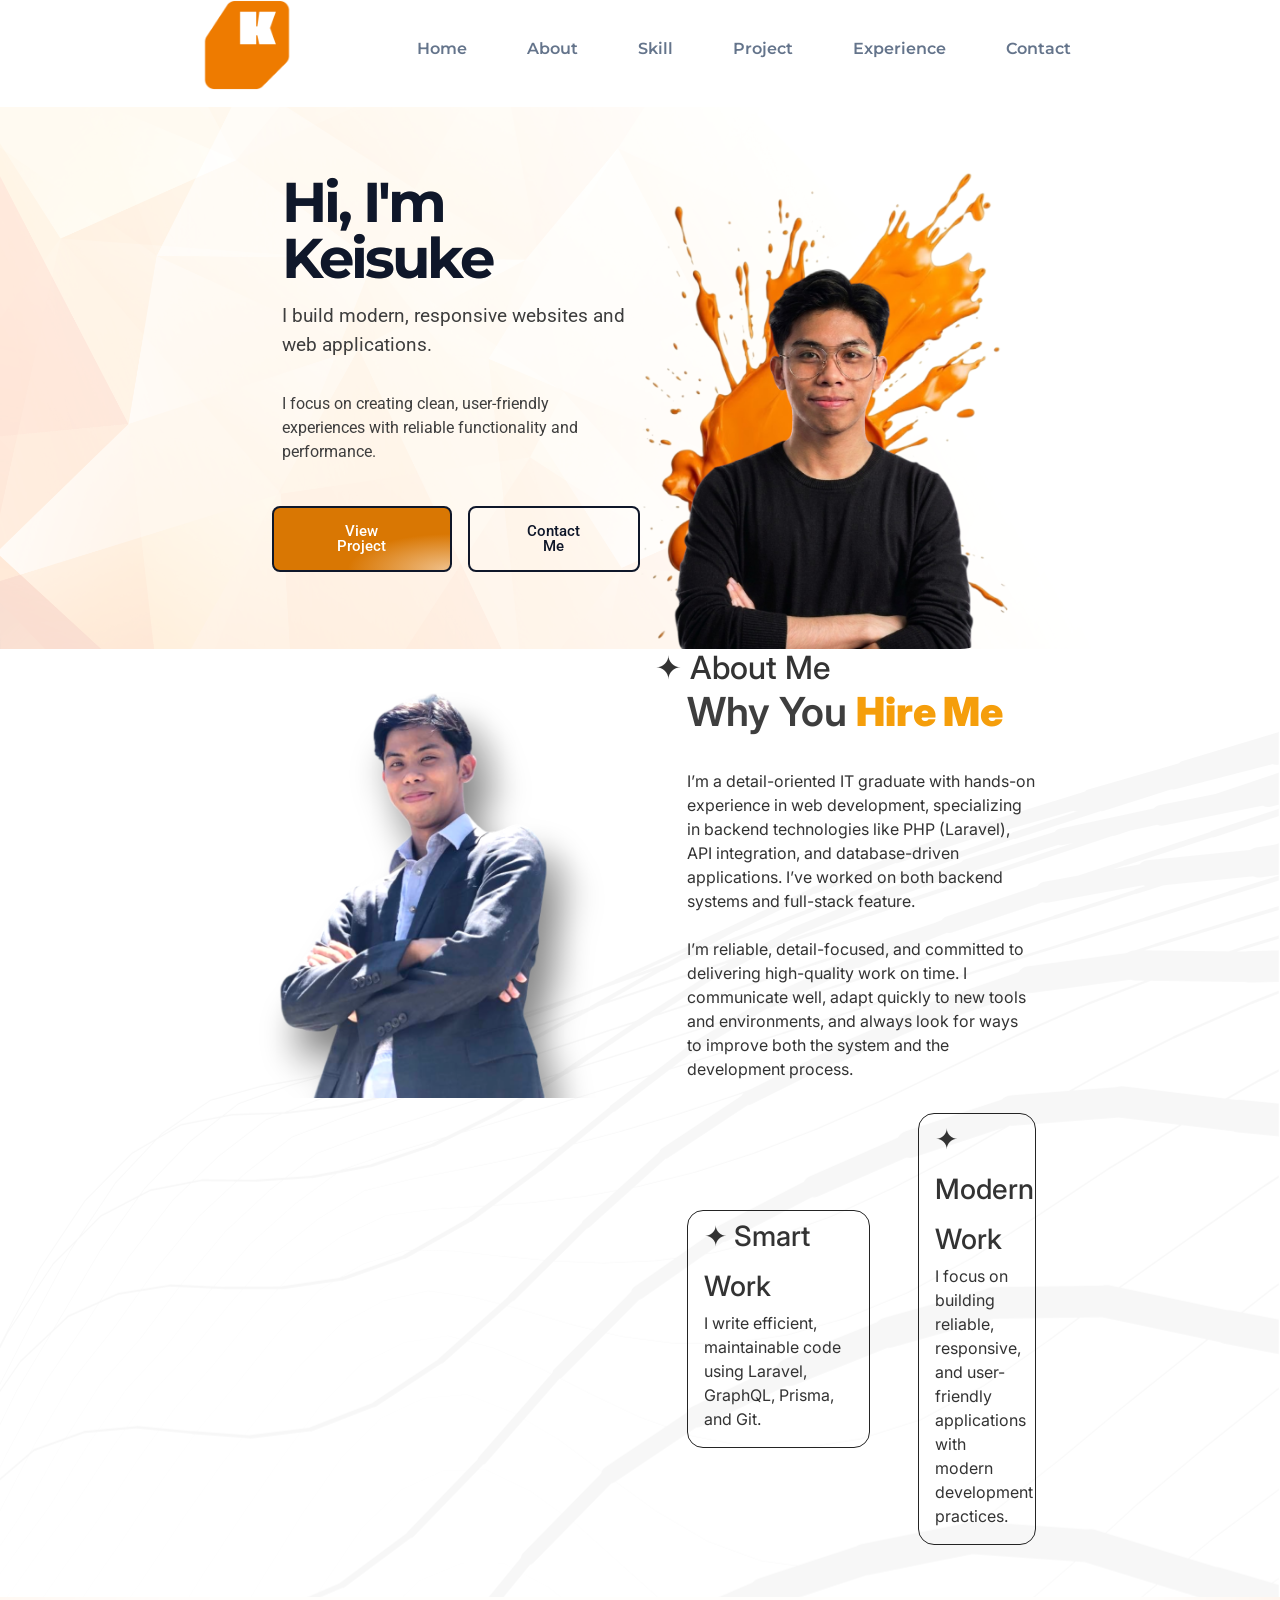
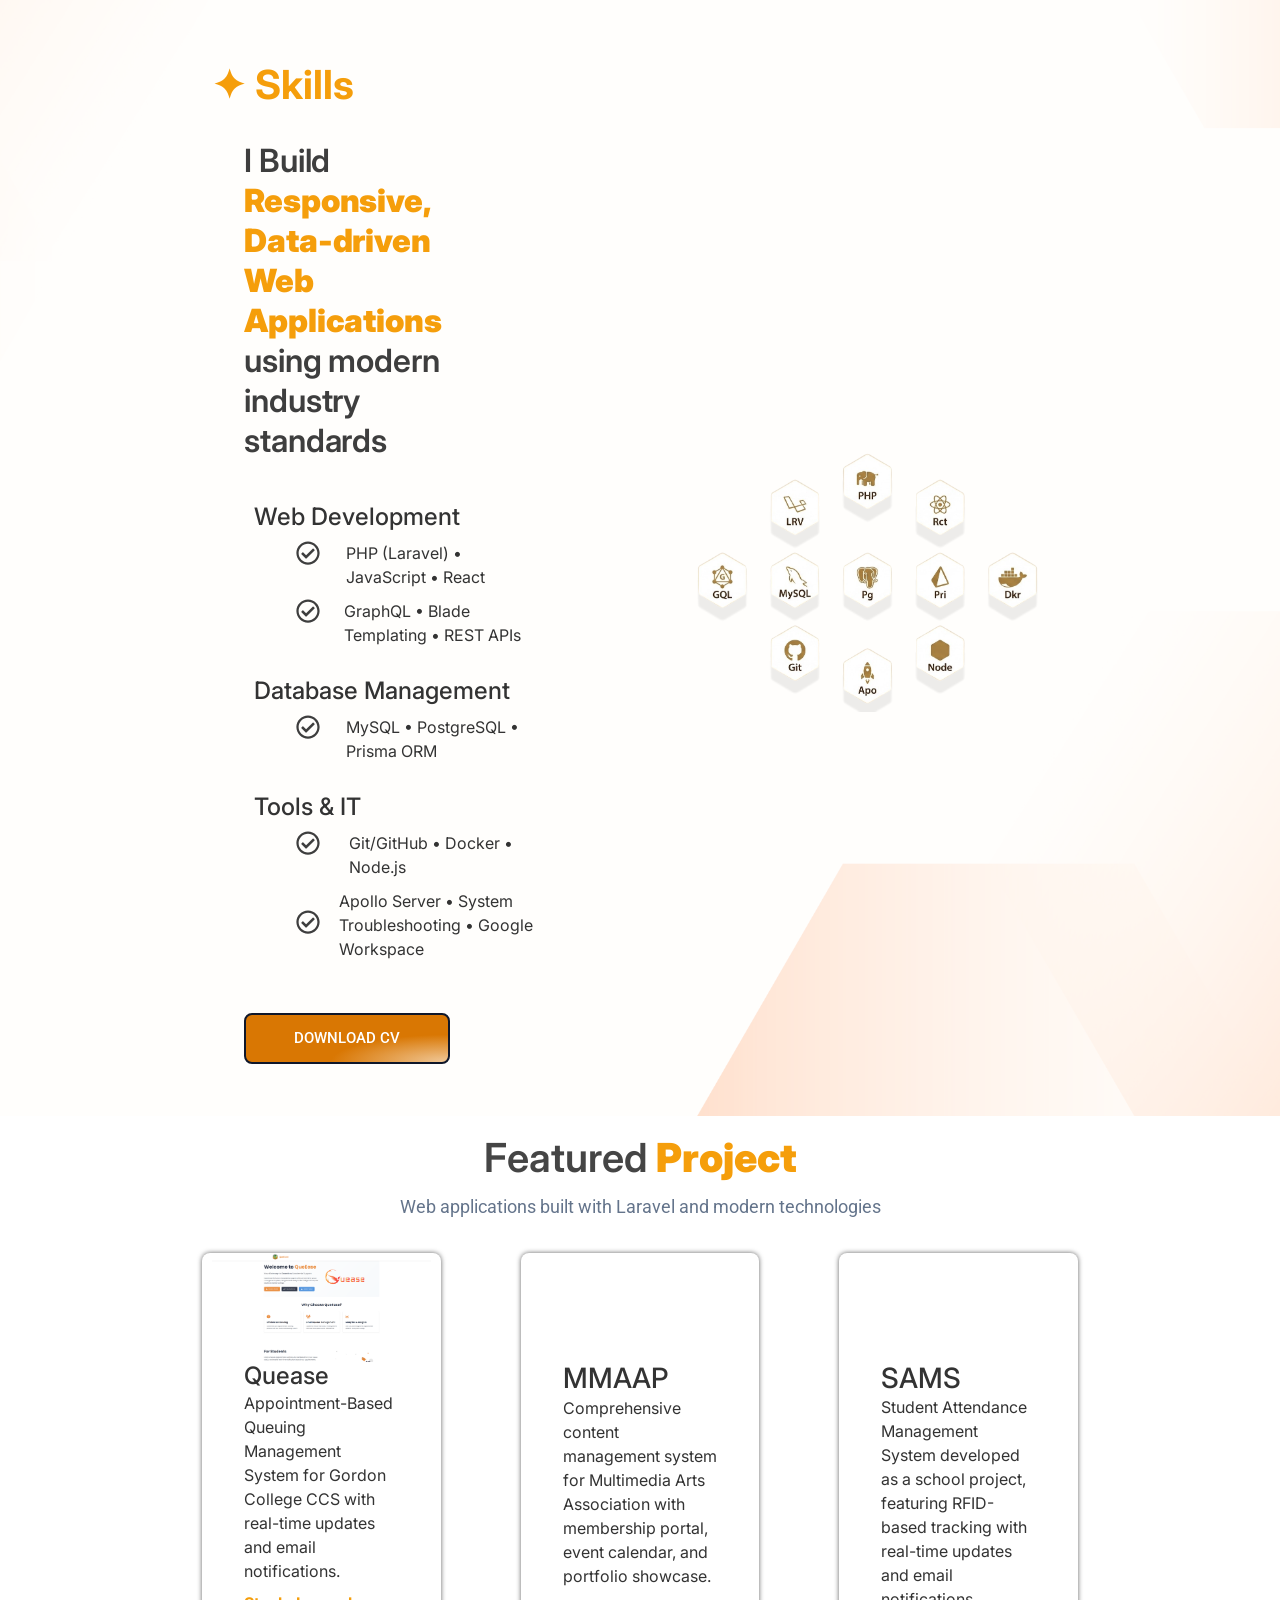
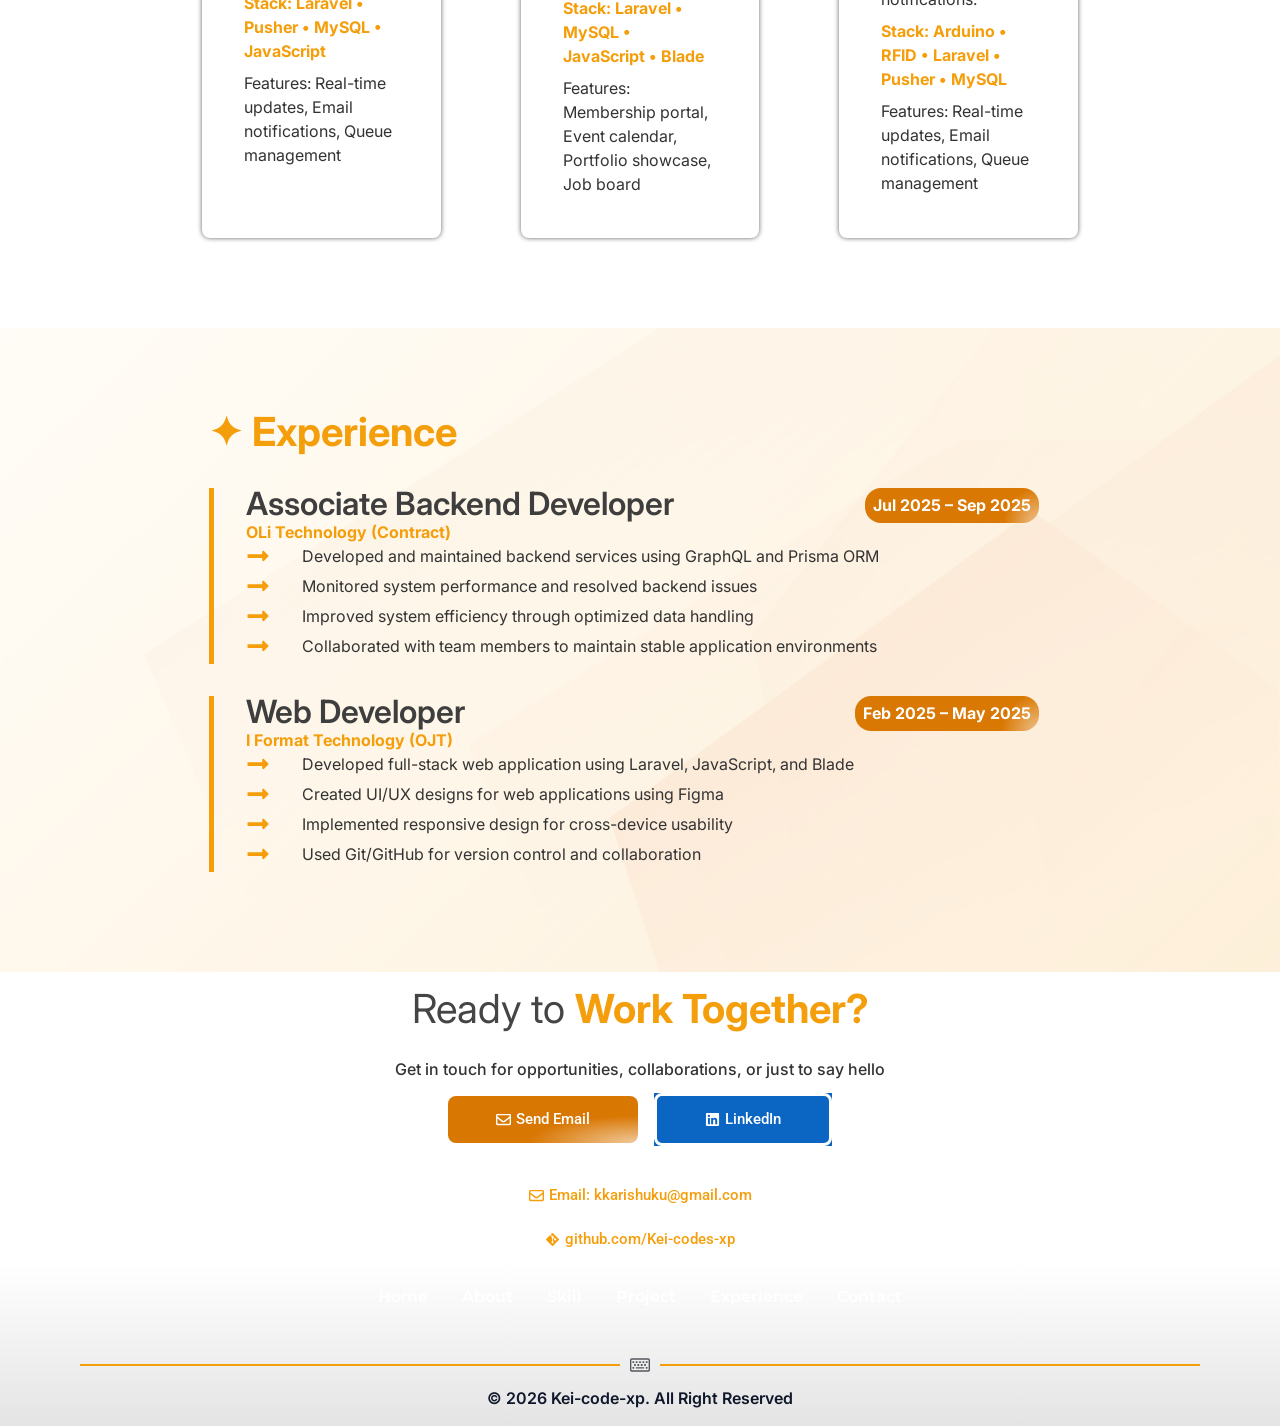
<file: index.html>
<!DOCTYPE html>
<html lang="en-US">
<head><meta charset="UTF-8">
	
	<meta name="viewport" content="width=device-width, initial-scale=1">
	<link rel="profile" href="https://gmpg.org/xfn/11">
	<title>kei-porfolio</title>
<meta name="robots" content="max-image-preview:large">
<style>
body.turbo-hide-theme-header .elementor-location-header{display:block!important;}
body.turbo-hide-theme-header header,
body.turbo-hide-theme-header .site-header,
body.turbo-hide-theme-header .main-header,
body.turbo-hide-theme-header #masthead,
body.turbo-hide-theme-header .ast-site-header,
body.turbo-hide-theme-header .storefront-header,
body.turbo-hide-theme-header .generatepress-header,
body.turbo-hide-theme-header .neve-header,
body.turbo-hide-theme-header .hello-elementor-header{display:none!important;}
</style>
<link rel="alternate" type="application/rss+xml" title="kei-porfolio » Feed" href="/feed/">
<link rel="alternate" type="application/rss+xml" title="kei-porfolio » Comments Feed" href="/comments/feed/">
<link rel="alternate" title="oEmbed (JSON)" type="application/json+oembed" href="/wp-json/oembed/1.0/embed?url=%2F">
<link rel="alternate" title="oEmbed (XML)" type="text/xml+oembed" href="/wp-json/oembed/1.0/embed?url=%2F&amp;format=xml">
<style id="wp-img-auto-sizes-contain-inline-css">
img:is([sizes=auto i],[sizes^="auto," i]){contain-intrinsic-size:3000px 1500px}
/*# sourceURL=wp-img-auto-sizes-contain-inline-css */
</style>
<style id="tahefobu-frontend-inline-css">
#tahefobu-header { opacity: 0; transform: none; pointer-events: none; } #tahefobu-header.tahefobu-ready { opacity: 1; pointer-events: auto; transition: opacity .25s linear; }
/*# sourceURL=tahefobu-frontend-inline-css */
</style>
<style id="wp-emoji-styles-inline-css">

	img.wp-smiley, img.emoji {
		display: inline !important;
		border: none !important;
		box-shadow: none !important;
		height: 1em !important;
		width: 1em !important;
		margin: 0 0.07em !important;
		vertical-align: -0.1em !important;
		background: none !important;
		padding: 0 !important;
	}
/*# sourceURL=wp-emoji-styles-inline-css */
</style>
<style id="global-styles-inline-css">
:root{--wp--preset--aspect-ratio--square: 1;--wp--preset--aspect-ratio--4-3: 4/3;--wp--preset--aspect-ratio--3-4: 3/4;--wp--preset--aspect-ratio--3-2: 3/2;--wp--preset--aspect-ratio--2-3: 2/3;--wp--preset--aspect-ratio--16-9: 16/9;--wp--preset--aspect-ratio--9-16: 9/16;--wp--preset--color--black: #000000;--wp--preset--color--cyan-bluish-gray: #abb8c3;--wp--preset--color--white: #ffffff;--wp--preset--color--pale-pink: #f78da7;--wp--preset--color--vivid-red: #cf2e2e;--wp--preset--color--luminous-vivid-orange: #ff6900;--wp--preset--color--luminous-vivid-amber: #fcb900;--wp--preset--color--light-green-cyan: #7bdcb5;--wp--preset--color--vivid-green-cyan: #00d084;--wp--preset--color--pale-cyan-blue: #8ed1fc;--wp--preset--color--vivid-cyan-blue: #0693e3;--wp--preset--color--vivid-purple: #9b51e0;--wp--preset--gradient--vivid-cyan-blue-to-vivid-purple: linear-gradient(135deg,rgb(6,147,227) 0%,rgb(155,81,224) 100%);--wp--preset--gradient--light-green-cyan-to-vivid-green-cyan: linear-gradient(135deg,rgb(122,220,180) 0%,rgb(0,208,130) 100%);--wp--preset--gradient--luminous-vivid-amber-to-luminous-vivid-orange: linear-gradient(135deg,rgb(252,185,0) 0%,rgb(255,105,0) 100%);--wp--preset--gradient--luminous-vivid-orange-to-vivid-red: linear-gradient(135deg,rgb(255,105,0) 0%,rgb(207,46,46) 100%);--wp--preset--gradient--very-light-gray-to-cyan-bluish-gray: linear-gradient(135deg,rgb(238,238,238) 0%,rgb(169,184,195) 100%);--wp--preset--gradient--cool-to-warm-spectrum: linear-gradient(135deg,rgb(74,234,220) 0%,rgb(151,120,209) 20%,rgb(207,42,186) 40%,rgb(238,44,130) 60%,rgb(251,105,98) 80%,rgb(254,248,76) 100%);--wp--preset--gradient--blush-light-purple: linear-gradient(135deg,rgb(255,206,236) 0%,rgb(152,150,240) 100%);--wp--preset--gradient--blush-bordeaux: linear-gradient(135deg,rgb(254,205,165) 0%,rgb(254,45,45) 50%,rgb(107,0,62) 100%);--wp--preset--gradient--luminous-dusk: linear-gradient(135deg,rgb(255,203,112) 0%,rgb(199,81,192) 50%,rgb(65,88,208) 100%);--wp--preset--gradient--pale-ocean: linear-gradient(135deg,rgb(255,245,203) 0%,rgb(182,227,212) 50%,rgb(51,167,181) 100%);--wp--preset--gradient--electric-grass: linear-gradient(135deg,rgb(202,248,128) 0%,rgb(113,206,126) 100%);--wp--preset--gradient--midnight: linear-gradient(135deg,rgb(2,3,129) 0%,rgb(40,116,252) 100%);--wp--preset--font-size--small: 13px;--wp--preset--font-size--medium: 20px;--wp--preset--font-size--large: 36px;--wp--preset--font-size--x-large: 42px;--wp--preset--spacing--20: 0.44rem;--wp--preset--spacing--30: 0.67rem;--wp--preset--spacing--40: 1rem;--wp--preset--spacing--50: 1.5rem;--wp--preset--spacing--60: 2.25rem;--wp--preset--spacing--70: 3.38rem;--wp--preset--spacing--80: 5.06rem;--wp--preset--shadow--natural: 6px 6px 9px rgba(0, 0, 0, 0.2);--wp--preset--shadow--deep: 12px 12px 50px rgba(0, 0, 0, 0.4);--wp--preset--shadow--sharp: 6px 6px 0px rgba(0, 0, 0, 0.2);--wp--preset--shadow--outlined: 6px 6px 0px -3px rgb(255, 255, 255), 6px 6px rgb(0, 0, 0);--wp--preset--shadow--crisp: 6px 6px 0px rgb(0, 0, 0);}:root { --wp--style--global--content-size: 800px;--wp--style--global--wide-size: 1200px; }:where(body) { margin: 0; }.wp-site-blocks > .alignleft { float: left; margin-right: 2em; }.wp-site-blocks > .alignright { float: right; margin-left: 2em; }.wp-site-blocks > .aligncenter { justify-content: center; margin-left: auto; margin-right: auto; }:where(.wp-site-blocks) > * { margin-block-start: 24px; margin-block-end: 0; }:where(.wp-site-blocks) > :first-child { margin-block-start: 0; }:where(.wp-site-blocks) > :last-child { margin-block-end: 0; }:root { --wp--style--block-gap: 24px; }:root :where(.is-layout-flow) > :first-child{margin-block-start: 0;}:root :where(.is-layout-flow) > :last-child{margin-block-end: 0;}:root :where(.is-layout-flow) > *{margin-block-start: 24px;margin-block-end: 0;}:root :where(.is-layout-constrained) > :first-child{margin-block-start: 0;}:root :where(.is-layout-constrained) > :last-child{margin-block-end: 0;}:root :where(.is-layout-constrained) > *{margin-block-start: 24px;margin-block-end: 0;}:root :where(.is-layout-flex){gap: 24px;}:root :where(.is-layout-grid){gap: 24px;}.is-layout-flow > .alignleft{float: left;margin-inline-start: 0;margin-inline-end: 2em;}.is-layout-flow > .alignright{float: right;margin-inline-start: 2em;margin-inline-end: 0;}.is-layout-flow > .aligncenter{margin-left: auto !important;margin-right: auto !important;}.is-layout-constrained > .alignleft{float: left;margin-inline-start: 0;margin-inline-end: 2em;}.is-layout-constrained > .alignright{float: right;margin-inline-start: 2em;margin-inline-end: 0;}.is-layout-constrained > .aligncenter{margin-left: auto !important;margin-right: auto !important;}.is-layout-constrained > :where(:not(.alignleft):not(.alignright):not(.alignfull)){max-width: var(--wp--style--global--content-size);margin-left: auto !important;margin-right: auto !important;}.is-layout-constrained > .alignwide{max-width: var(--wp--style--global--wide-size);}body .is-layout-flex{display: flex;}.is-layout-flex{flex-wrap: wrap;align-items: center;}.is-layout-flex > :is(*, div){margin: 0;}body .is-layout-grid{display: grid;}.is-layout-grid > :is(*, div){margin: 0;}body{padding-top: 0px;padding-right: 0px;padding-bottom: 0px;padding-left: 0px;}a:where(:not(.wp-element-button)){text-decoration: underline;}:root :where(.wp-element-button, .wp-block-button__link){background-color: #32373c;border-width: 0;color: #fff;font-family: inherit;font-size: inherit;font-style: inherit;font-weight: inherit;letter-spacing: inherit;line-height: inherit;padding-top: calc(0.667em + 2px);padding-right: calc(1.333em + 2px);padding-bottom: calc(0.667em + 2px);padding-left: calc(1.333em + 2px);text-decoration: none;text-transform: inherit;}.has-black-color{color: var(--wp--preset--color--black) !important;}.has-cyan-bluish-gray-color{color: var(--wp--preset--color--cyan-bluish-gray) !important;}.has-white-color{color: var(--wp--preset--color--white) !important;}.has-pale-pink-color{color: var(--wp--preset--color--pale-pink) !important;}.has-vivid-red-color{color: var(--wp--preset--color--vivid-red) !important;}.has-luminous-vivid-orange-color{color: var(--wp--preset--color--luminous-vivid-orange) !important;}.has-luminous-vivid-amber-color{color: var(--wp--preset--color--luminous-vivid-amber) !important;}.has-light-green-cyan-color{color: var(--wp--preset--color--light-green-cyan) !important;}.has-vivid-green-cyan-color{color: var(--wp--preset--color--vivid-green-cyan) !important;}.has-pale-cyan-blue-color{color: var(--wp--preset--color--pale-cyan-blue) !important;}.has-vivid-cyan-blue-color{color: var(--wp--preset--color--vivid-cyan-blue) !important;}.has-vivid-purple-color{color: var(--wp--preset--color--vivid-purple) !important;}.has-black-background-color{background-color: var(--wp--preset--color--black) !important;}.has-cyan-bluish-gray-background-color{background-color: var(--wp--preset--color--cyan-bluish-gray) !important;}.has-white-background-color{background-color: var(--wp--preset--color--white) !important;}.has-pale-pink-background-color{background-color: var(--wp--preset--color--pale-pink) !important;}.has-vivid-red-background-color{background-color: var(--wp--preset--color--vivid-red) !important;}.has-luminous-vivid-orange-background-color{background-color: var(--wp--preset--color--luminous-vivid-orange) !important;}.has-luminous-vivid-amber-background-color{background-color: var(--wp--preset--color--luminous-vivid-amber) !important;}.has-light-green-cyan-background-color{background-color: var(--wp--preset--color--light-green-cyan) !important;}.has-vivid-green-cyan-background-color{background-color: var(--wp--preset--color--vivid-green-cyan) !important;}.has-pale-cyan-blue-background-color{background-color: var(--wp--preset--color--pale-cyan-blue) !important;}.has-vivid-cyan-blue-background-color{background-color: var(--wp--preset--color--vivid-cyan-blue) !important;}.has-vivid-purple-background-color{background-color: var(--wp--preset--color--vivid-purple) !important;}.has-black-border-color{border-color: var(--wp--preset--color--black) !important;}.has-cyan-bluish-gray-border-color{border-color: var(--wp--preset--color--cyan-bluish-gray) !important;}.has-white-border-color{border-color: var(--wp--preset--color--white) !important;}.has-pale-pink-border-color{border-color: var(--wp--preset--color--pale-pink) !important;}.has-vivid-red-border-color{border-color: var(--wp--preset--color--vivid-red) !important;}.has-luminous-vivid-orange-border-color{border-color: var(--wp--preset--color--luminous-vivid-orange) !important;}.has-luminous-vivid-amber-border-color{border-color: var(--wp--preset--color--luminous-vivid-amber) !important;}.has-light-green-cyan-border-color{border-color: var(--wp--preset--color--light-green-cyan) !important;}.has-vivid-green-cyan-border-color{border-color: var(--wp--preset--color--vivid-green-cyan) !important;}.has-pale-cyan-blue-border-color{border-color: var(--wp--preset--color--pale-cyan-blue) !important;}.has-vivid-cyan-blue-border-color{border-color: var(--wp--preset--color--vivid-cyan-blue) !important;}.has-vivid-purple-border-color{border-color: var(--wp--preset--color--vivid-purple) !important;}.has-vivid-cyan-blue-to-vivid-purple-gradient-background{background: var(--wp--preset--gradient--vivid-cyan-blue-to-vivid-purple) !important;}.has-light-green-cyan-to-vivid-green-cyan-gradient-background{background: var(--wp--preset--gradient--light-green-cyan-to-vivid-green-cyan) !important;}.has-luminous-vivid-amber-to-luminous-vivid-orange-gradient-background{background: var(--wp--preset--gradient--luminous-vivid-amber-to-luminous-vivid-orange) !important;}.has-luminous-vivid-orange-to-vivid-red-gradient-background{background: var(--wp--preset--gradient--luminous-vivid-orange-to-vivid-red) !important;}.has-very-light-gray-to-cyan-bluish-gray-gradient-background{background: var(--wp--preset--gradient--very-light-gray-to-cyan-bluish-gray) !important;}.has-cool-to-warm-spectrum-gradient-background{background: var(--wp--preset--gradient--cool-to-warm-spectrum) !important;}.has-blush-light-purple-gradient-background{background: var(--wp--preset--gradient--blush-light-purple) !important;}.has-blush-bordeaux-gradient-background{background: var(--wp--preset--gradient--blush-bordeaux) !important;}.has-luminous-dusk-gradient-background{background: var(--wp--preset--gradient--luminous-dusk) !important;}.has-pale-ocean-gradient-background{background: var(--wp--preset--gradient--pale-ocean) !important;}.has-electric-grass-gradient-background{background: var(--wp--preset--gradient--electric-grass) !important;}.has-midnight-gradient-background{background: var(--wp--preset--gradient--midnight) !important;}.has-small-font-size{font-size: var(--wp--preset--font-size--small) !important;}.has-medium-font-size{font-size: var(--wp--preset--font-size--medium) !important;}.has-large-font-size{font-size: var(--wp--preset--font-size--large) !important;}.has-x-large-font-size{font-size: var(--wp--preset--font-size--x-large) !important;}
:root :where(.wp-block-pullquote){font-size: 1.5em;line-height: 1.6;}
/*# sourceURL=global-styles-inline-css */
</style>
<link rel="stylesheet" id="tahefobu-header-style-css" href="/wp-content/plugins/header-footer-builder-for-elementor/assets/css/turbo-header-style.css?ver=1775724232" media="all">
<style id="tahefobu-header-style-inline-css">

    body.turbo-hide-theme-header header,
    body.turbo-hide-theme-header .site-header,
    body.turbo-hide-theme-header .main-header,
    body.turbo-hide-theme-header #masthead,
    body.turbo-hide-theme-header .ast-site-header,
    body.turbo-hide-theme-header .storefront-header,
    body.turbo-hide-theme-header .generatepress-header,
    body.turbo-hide-theme-header .neve-header,
    body.turbo-hide-theme-header .hello-elementor-header,
    body.turbo-hide-theme-header .elementor-location-header {
        display: none !important;
    }
/*# sourceURL=tahefobu-header-style-inline-css */
</style>
<link rel="stylesheet" id="hello-elementor-css" href="/wp-content/themes/hello-elementor/assets/css/reset.css?ver=3.4.7" media="all">
<link rel="stylesheet" id="hello-elementor-theme-style-css" href="/wp-content/themes/hello-elementor/assets/css/theme.css?ver=3.4.7" media="all">
<link rel="stylesheet" id="hello-elementor-header-footer-css" href="/wp-content/themes/hello-elementor/assets/css/header-footer.css?ver=3.4.7" media="all">
<link rel="stylesheet" id="elementor-frontend-css" href="/wp-content/plugins/elementor/assets/css/frontend.min.css?ver=4.0.1" media="all">
<style id="elementor-frontend-inline-css">
.elementor-kit-6{--e-global-color-primary:#6EC1E4;--e-global-color-secondary:#54595F;--e-global-color-text:#7A7A7A;--e-global-color-accent:#61CE70;--e-global-typography-primary-font-family:"Roboto";--e-global-typography-primary-font-weight:600;--e-global-typography-secondary-font-family:"Roboto Slab";--e-global-typography-secondary-font-weight:400;--e-global-typography-text-font-family:"Roboto";--e-global-typography-text-font-weight:400;--e-global-typography-accent-font-family:"Roboto";--e-global-typography-accent-font-weight:500;}.elementor-section.elementor-section-boxed > .elementor-container{max-width:1140px;}.e-con{--container-max-width:1140px;}.elementor-widget:not(:last-child){margin-block-end:20px;}.elementor-element{--widgets-spacing:20px 20px;--widgets-spacing-row:20px;--widgets-spacing-column:20px;}{}h1.entry-title{display:var(--page-title-display);}.site-header .site-branding{flex-direction:column;align-items:stretch;}.site-header{padding-inline-end:0px;padding-inline-start:0px;}.site-footer .site-branding{flex-direction:column;align-items:stretch;}@media(max-width:1024px){.elementor-section.elementor-section-boxed > .elementor-container{max-width:1024px;}.e-con{--container-max-width:1024px;}}@media(max-width:767px){.elementor-section.elementor-section-boxed > .elementor-container{max-width:767px;}.e-con{--container-max-width:767px;}}

.e-heading-base a, .e-paragraph-base a { all: unset; cursor: pointer; }form[data-element_type="e-form"].form-state-success [data-element_type="e-form-success-message"],form[data-element_type="e-form"].form-state-error [data-element_type="e-form-error-message"]{ display: block; }
.elementor-9 .elementor-element.elementor-element-078e9b9{--display:flex;--flex-direction:row;--container-widget-width:initial;--container-widget-height:100%;--container-widget-flex-grow:1;--container-widget-align-self:stretch;--flex-wrap-mobile:wrap;--justify-content:center;--gap:0px 0px;--row-gap:0px;--column-gap:0px;--overlay-opacity:0.19;--margin-top:0px;--margin-bottom:0px;--margin-left:0px;--margin-right:0px;--padding-top:0rem;--padding-bottom:0rem;--padding-left:0rem;--padding-right:0rem;}.elementor-9 .elementor-element.elementor-element-078e9b9::before, .elementor-9 .elementor-element.elementor-element-078e9b9 > .elementor-background-video-container::before, .elementor-9 .elementor-element.elementor-element-078e9b9 > .e-con-inner > .elementor-background-video-container::before, .elementor-9 .elementor-element.elementor-element-078e9b9 > .elementor-background-slideshow::before, .elementor-9 .elementor-element.elementor-element-078e9b9 > .e-con-inner > .elementor-background-slideshow::before, .elementor-9 .elementor-element.elementor-element-078e9b9 > .elementor-motion-effects-container > .elementor-motion-effects-layer::before{background-color:#FFFFFF00;background-image:url("/wp-content/uploads/2026/04/10730.jpg");--background-overlay:'';background-position:bottom left;background-repeat:no-repeat;background-size:cover;}.elementor-9 .elementor-element.elementor-element-078e9b9::before{filter:brightness( 104% ) contrast( 100% ) saturate( 100% ) blur( 0px ) hue-rotate( 0deg );}.elementor-widget-heading .elementor-heading-title{font-family:var( --e-global-typography-primary-font-family ), Sans-serif;font-weight:var( --e-global-typography-primary-font-weight );color:var( --e-global-color-primary );}.elementor-9 .elementor-element.elementor-element-3b14908 > .elementor-widget-container{margin:0rem 0rem 1rem 0rem;}.elementor-9 .elementor-element.elementor-element-3b14908 .elementor-heading-title{font-family:"Montserrat", Sans-serif;font-size:3.5rem;font-weight:700;letter-spacing:-3px;-webkit-text-stroke-color:#000;stroke:#000;text-shadow:0px 0px 0px rgba(0,0,0,0.3);color:#0F172A;}.elementor-widget-button .elementor-button{background-color:var( --e-global-color-accent );font-family:var( --e-global-typography-accent-font-family ), Sans-serif;font-weight:var( --e-global-typography-accent-font-weight );}.elementor-9 .elementor-element.elementor-element-aaf6c7b .elementor-button{background-color:transparent;background-image:radial-gradient(at bottom right, #D9770366 0%, #D97703 41%);border-style:solid;border-width:2px 2px 2px 2px;border-color:#0F172A;border-radius:8px 8px 8px 8px;padding:01rem 03rem 1rem 03rem;}.elementor-9 .elementor-element.elementor-element-9938db2 .elementor-button{background-color:#FFFFFF00;fill:#0F172A;color:#0F172A;border-style:solid;border-width:2px 2px 2px 2px;border-color:#0F172A;border-radius:8px 8px 8px 8px;padding:1rem 3rem 1rem 3rem;}.elementor-9 .elementor-element.elementor-element-1ad8177{--display:flex;--min-height:0px;--flex-direction:row;--container-widget-width:calc( ( 1 - var( --container-widget-flex-grow ) ) * 100% );--container-widget-height:100%;--container-widget-flex-grow:1;--container-widget-align-self:stretch;--flex-wrap-mobile:wrap;--justify-content:center;--align-items:center;--overlay-opacity:0.14;--margin-top:0px;--margin-bottom:0px;--margin-left:0px;--margin-right:0px;--padding-top:0px;--padding-bottom:0px;--padding-left:0px;--padding-right:0px;}.elementor-9 .elementor-element.elementor-element-1ad8177::before, .elementor-9 .elementor-element.elementor-element-1ad8177 > .elementor-background-video-container::before, .elementor-9 .elementor-element.elementor-element-1ad8177 > .e-con-inner > .elementor-background-video-container::before, .elementor-9 .elementor-element.elementor-element-1ad8177 > .elementor-background-slideshow::before, .elementor-9 .elementor-element.elementor-element-1ad8177 > .e-con-inner > .elementor-background-slideshow::before, .elementor-9 .elementor-element.elementor-element-1ad8177 > .elementor-motion-effects-container > .elementor-motion-effects-layer::before{background-image:url("/wp-content/uploads/2026/04/e1bfc5ca-c5af-4410-b476-0133e0af4a07.png");--background-overlay:'';background-position:top right;background-repeat:no-repeat;background-size:auto;}.elementor-9 .elementor-element.elementor-element-e952488 > .elementor-widget-container{padding:0rem 0rem 0rem 0rem;}.elementor-9 .elementor-element.elementor-element-e952488{text-align:start;}.elementor-9 .elementor-element.elementor-element-e952488 .elementor-heading-title{font-family:"Inter", Sans-serif;font-size:2.5rem;font-weight:600;line-height:50px;letter-spacing:-0.1px;color:#3E3E3E;}.elementor-9 .elementor-element.elementor-element-50e31d4{--display:flex;--flex-direction:row;--container-widget-width:calc( ( 1 - var( --container-widget-flex-grow ) ) * 100% );--container-widget-height:100%;--container-widget-flex-grow:1;--container-widget-align-self:stretch;--flex-wrap-mobile:wrap;--justify-content:center;--align-items:center;--overlay-opacity:0.24;--margin-top:0px;--margin-bottom:0px;--margin-left:0px;--margin-right:0px;--padding-top:0px;--padding-bottom:0px;--padding-left:0px;--padding-right:0px;}.elementor-9 .elementor-element.elementor-element-50e31d4::before, .elementor-9 .elementor-element.elementor-element-50e31d4 > .elementor-background-video-container::before, .elementor-9 .elementor-element.elementor-element-50e31d4 > .e-con-inner > .elementor-background-video-container::before, .elementor-9 .elementor-element.elementor-element-50e31d4 > .elementor-background-slideshow::before, .elementor-9 .elementor-element.elementor-element-50e31d4 > .e-con-inner > .elementor-background-slideshow::before, .elementor-9 .elementor-element.elementor-element-50e31d4 > .elementor-motion-effects-container > .elementor-motion-effects-layer::before{background-image:url("/wp-content/uploads/2026/04/v915-wit-010.jpg");--background-overlay:'';background-position:bottom right;background-repeat:no-repeat;background-size:cover;}.elementor-9 .elementor-element.elementor-element-54323fa{width:var( --container-widget-width, 70% );max-width:70%;--container-widget-width:70%;--container-widget-flex-grow:0;}.elementor-9 .elementor-element.elementor-element-54323fa > .elementor-widget-container{padding:0rem 0rem 0rem 0rem;}.elementor-9 .elementor-element.elementor-element-54323fa .elementor-heading-title{font-family:"Inter", Sans-serif;font-size:2rem;font-weight:600;line-height:40px;letter-spacing:-0.1px;color:#3E3E3E;}.elementor-widget-icon.elementor-view-stacked .elementor-icon{background-color:var( --e-global-color-primary );}.elementor-widget-icon.elementor-view-framed .elementor-icon, .elementor-widget-icon.elementor-view-default .elementor-icon{color:var( --e-global-color-primary );border-color:var( --e-global-color-primary );}.elementor-widget-icon.elementor-view-framed .elementor-icon, .elementor-widget-icon.elementor-view-default .elementor-icon svg{fill:var( --e-global-color-primary );}.elementor-9 .elementor-element.elementor-element-f4c3384{width:auto;max-width:auto;}.elementor-9 .elementor-element.elementor-element-f4c3384 .elementor-icon-wrapper{text-align:center;}.elementor-9 .elementor-element.elementor-element-f4c3384.elementor-view-stacked .elementor-icon{background-color:#3E3E3E;}.elementor-9 .elementor-element.elementor-element-f4c3384.elementor-view-framed .elementor-icon, .elementor-9 .elementor-element.elementor-element-f4c3384.elementor-view-default .elementor-icon{color:#3E3E3E;border-color:#3E3E3E;}.elementor-9 .elementor-element.elementor-element-f4c3384.elementor-view-framed .elementor-icon, .elementor-9 .elementor-element.elementor-element-f4c3384.elementor-view-default .elementor-icon svg{fill:#3E3E3E;}.elementor-9 .elementor-element.elementor-element-f4c3384 .elementor-icon{font-size:1.5rem;}.elementor-9 .elementor-element.elementor-element-f4c3384 .elementor-icon svg{height:1.5rem;}.elementor-9 .elementor-element.elementor-element-f4c3384 .elementor-icon i, .elementor-9 .elementor-element.elementor-element-f4c3384 .elementor-icon svg{transform:rotate(0deg);}.elementor-9 .elementor-element.elementor-element-0f80455{width:auto;max-width:auto;}.elementor-9 .elementor-element.elementor-element-0f80455 .elementor-icon-wrapper{text-align:center;}.elementor-9 .elementor-element.elementor-element-0f80455.elementor-view-stacked .elementor-icon{background-color:#3E3E3E;}.elementor-9 .elementor-element.elementor-element-0f80455.elementor-view-framed .elementor-icon, .elementor-9 .elementor-element.elementor-element-0f80455.elementor-view-default .elementor-icon{color:#3E3E3E;border-color:#3E3E3E;}.elementor-9 .elementor-element.elementor-element-0f80455.elementor-view-framed .elementor-icon, .elementor-9 .elementor-element.elementor-element-0f80455.elementor-view-default .elementor-icon svg{fill:#3E3E3E;}.elementor-9 .elementor-element.elementor-element-0f80455 .elementor-icon{font-size:1.5rem;}.elementor-9 .elementor-element.elementor-element-0f80455 .elementor-icon svg{height:1.5rem;}.elementor-9 .elementor-element.elementor-element-0f80455 .elementor-icon i, .elementor-9 .elementor-element.elementor-element-0f80455 .elementor-icon svg{transform:rotate(0deg);}.elementor-9 .elementor-element.elementor-element-8a52c37{width:auto;max-width:auto;}.elementor-9 .elementor-element.elementor-element-8a52c37 .elementor-icon-wrapper{text-align:center;}.elementor-9 .elementor-element.elementor-element-8a52c37.elementor-view-stacked .elementor-icon{background-color:#3E3E3E;}.elementor-9 .elementor-element.elementor-element-8a52c37.elementor-view-framed .elementor-icon, .elementor-9 .elementor-element.elementor-element-8a52c37.elementor-view-default .elementor-icon{color:#3E3E3E;border-color:#3E3E3E;}.elementor-9 .elementor-element.elementor-element-8a52c37.elementor-view-framed .elementor-icon, .elementor-9 .elementor-element.elementor-element-8a52c37.elementor-view-default .elementor-icon svg{fill:#3E3E3E;}.elementor-9 .elementor-element.elementor-element-8a52c37 .elementor-icon{font-size:1.5rem;}.elementor-9 .elementor-element.elementor-element-8a52c37 .elementor-icon svg{height:1.5rem;}.elementor-9 .elementor-element.elementor-element-8a52c37 .elementor-icon i, .elementor-9 .elementor-element.elementor-element-8a52c37 .elementor-icon svg{transform:rotate(0deg);}.elementor-9 .elementor-element.elementor-element-4e03db2{width:auto;max-width:auto;}.elementor-9 .elementor-element.elementor-element-4e03db2 .elementor-icon-wrapper{text-align:center;}.elementor-9 .elementor-element.elementor-element-4e03db2.elementor-view-stacked .elementor-icon{background-color:#3E3E3E;}.elementor-9 .elementor-element.elementor-element-4e03db2.elementor-view-framed .elementor-icon, .elementor-9 .elementor-element.elementor-element-4e03db2.elementor-view-default .elementor-icon{color:#3E3E3E;border-color:#3E3E3E;}.elementor-9 .elementor-element.elementor-element-4e03db2.elementor-view-framed .elementor-icon, .elementor-9 .elementor-element.elementor-element-4e03db2.elementor-view-default .elementor-icon svg{fill:#3E3E3E;}.elementor-9 .elementor-element.elementor-element-4e03db2 .elementor-icon{font-size:1.5rem;}.elementor-9 .elementor-element.elementor-element-4e03db2 .elementor-icon svg{height:1.5rem;}.elementor-9 .elementor-element.elementor-element-4e03db2 .elementor-icon i, .elementor-9 .elementor-element.elementor-element-4e03db2 .elementor-icon svg{transform:rotate(0deg);}.elementor-9 .elementor-element.elementor-element-e4e7014{width:auto;max-width:auto;}.elementor-9 .elementor-element.elementor-element-e4e7014.elementor-element{--align-self:center;}.elementor-9 .elementor-element.elementor-element-e4e7014 .elementor-icon-wrapper{text-align:center;}.elementor-9 .elementor-element.elementor-element-e4e7014.elementor-view-stacked .elementor-icon{background-color:#3E3E3E;}.elementor-9 .elementor-element.elementor-element-e4e7014.elementor-view-framed .elementor-icon, .elementor-9 .elementor-element.elementor-element-e4e7014.elementor-view-default .elementor-icon{color:#3E3E3E;border-color:#3E3E3E;}.elementor-9 .elementor-element.elementor-element-e4e7014.elementor-view-framed .elementor-icon, .elementor-9 .elementor-element.elementor-element-e4e7014.elementor-view-default .elementor-icon svg{fill:#3E3E3E;}.elementor-9 .elementor-element.elementor-element-e4e7014 .elementor-icon{font-size:1.5rem;}.elementor-9 .elementor-element.elementor-element-e4e7014 .elementor-icon svg{height:1.5rem;}.elementor-9 .elementor-element.elementor-element-e4e7014 .elementor-icon i, .elementor-9 .elementor-element.elementor-element-e4e7014 .elementor-icon svg{transform:rotate(0deg);}.elementor-9 .elementor-element.elementor-element-c26aea9 .elementor-button{background-color:transparent;background-image:radial-gradient(at bottom right, #D9770366 0%, #D97703 41%);border-style:solid;border-width:2px 2px 2px 2px;border-color:#0F172A;border-radius:8px 8px 8px 8px;padding:01rem 03rem 1rem 03rem;}.elementor-widget-image .widget-image-caption{color:var( --e-global-color-text );font-family:var( --e-global-typography-text-font-family ), Sans-serif;font-weight:var( --e-global-typography-text-font-weight );}.elementor-9 .elementor-element.elementor-element-8d60fd7{--display:flex;--flex-direction:column;--container-widget-width:calc( ( 1 - var( --container-widget-flex-grow ) ) * 100% );--container-widget-height:initial;--container-widget-flex-grow:0;--container-widget-align-self:initial;--flex-wrap-mobile:wrap;--justify-content:center;--align-items:center;--gap:0px 0px;--row-gap:0px;--column-gap:0px;--padding-top:0rem;--padding-bottom:5rem;--padding-left:0rem;--padding-right:0rem;}.elementor-9 .elementor-element.elementor-element-8d60fd7:not(.elementor-motion-effects-element-type-background), .elementor-9 .elementor-element.elementor-element-8d60fd7 > .elementor-motion-effects-container > .elementor-motion-effects-layer{background-color:#FFFFFF;}.elementor-9 .elementor-element.elementor-element-33c2b3e > .elementor-widget-container{padding:0rem 0rem 0rem 0rem;}.elementor-9 .elementor-element.elementor-element-33c2b3e{text-align:center;}.elementor-9 .elementor-element.elementor-element-33c2b3e .elementor-heading-title{font-family:"Inter", Sans-serif;font-size:2.5rem;font-weight:600;line-height:73px;color:#454545;}.elementor-9 .elementor-element.elementor-element-e24a92e{--display:grid;--e-con-grid-template-columns:repeat(3, 1fr);--e-con-grid-template-rows:repeat(1, 1fr);--gap:5rem 5rem;--row-gap:5rem;--column-gap:5rem;--grid-auto-flow:row;--padding-top:0rem;--padding-bottom:0rem;--padding-left:0rem;--padding-right:0rem;}.elementor-9 .elementor-element.elementor-element-af6d865{--display:flex;--flex-direction:column;--container-widget-width:calc( ( 1 - var( --container-widget-flex-grow ) ) * 100% );--container-widget-height:initial;--container-widget-flex-grow:0;--container-widget-align-self:initial;--flex-wrap-mobile:wrap;--justify-content:center;--align-items:center;--gap:0px 0px;--row-gap:0px;--column-gap:0px;--overlay-opacity:0.19;}.elementor-9 .elementor-element.elementor-element-af6d865::before, .elementor-9 .elementor-element.elementor-element-af6d865 > .elementor-background-video-container::before, .elementor-9 .elementor-element.elementor-element-af6d865 > .e-con-inner > .elementor-background-video-container::before, .elementor-9 .elementor-element.elementor-element-af6d865 > .elementor-background-slideshow::before, .elementor-9 .elementor-element.elementor-element-af6d865 > .e-con-inner > .elementor-background-slideshow::before, .elementor-9 .elementor-element.elementor-element-af6d865 > .elementor-motion-effects-container > .elementor-motion-effects-layer::before{background-image:url("/wp-content/uploads/2026/04/malmm-9.jpg");--background-overlay:'';background-position:bottom right;background-repeat:no-repeat;background-size:100% auto;}.elementor-9 .elementor-element.elementor-element-f6e910e .elementor-heading-title{font-family:"Inter", Sans-serif;font-weight:600;color:#3E3E3E;}.elementor-9 .elementor-element.elementor-element-d71ee63{width:auto;max-width:auto;}.elementor-9 .elementor-element.elementor-element-d71ee63 .elementor-icon-wrapper{text-align:center;}.elementor-9 .elementor-element.elementor-element-d71ee63.elementor-view-stacked .elementor-icon{background-color:#F59E0B;}.elementor-9 .elementor-element.elementor-element-d71ee63.elementor-view-framed .elementor-icon, .elementor-9 .elementor-element.elementor-element-d71ee63.elementor-view-default .elementor-icon{color:#F59E0B;border-color:#F59E0B;}.elementor-9 .elementor-element.elementor-element-d71ee63.elementor-view-framed .elementor-icon, .elementor-9 .elementor-element.elementor-element-d71ee63.elementor-view-default .elementor-icon svg{fill:#F59E0B;}.elementor-9 .elementor-element.elementor-element-d71ee63 .elementor-icon{font-size:1.5rem;}.elementor-9 .elementor-element.elementor-element-d71ee63 .elementor-icon svg{height:1.5rem;}.elementor-9 .elementor-element.elementor-element-d71ee63 .elementor-icon i, .elementor-9 .elementor-element.elementor-element-d71ee63 .elementor-icon svg{transform:rotate(0deg);}.elementor-9 .elementor-element.elementor-element-6a1d567.elementor-element{--align-self:center;}.elementor-9 .elementor-element.elementor-element-6a1d567 .elementor-icon-wrapper{text-align:center;}.elementor-9 .elementor-element.elementor-element-6a1d567.elementor-view-stacked .elementor-icon{background-color:#F59E0B;}.elementor-9 .elementor-element.elementor-element-6a1d567.elementor-view-framed .elementor-icon, .elementor-9 .elementor-element.elementor-element-6a1d567.elementor-view-default .elementor-icon{color:#F59E0B;border-color:#F59E0B;}.elementor-9 .elementor-element.elementor-element-6a1d567.elementor-view-framed .elementor-icon, .elementor-9 .elementor-element.elementor-element-6a1d567.elementor-view-default .elementor-icon svg{fill:#F59E0B;}.elementor-9 .elementor-element.elementor-element-6a1d567 .elementor-icon{font-size:1.5rem;}.elementor-9 .elementor-element.elementor-element-6a1d567 .elementor-icon svg{height:1.5rem;}.elementor-9 .elementor-element.elementor-element-6a1d567 .elementor-icon i, .elementor-9 .elementor-element.elementor-element-6a1d567 .elementor-icon svg{transform:rotate(0deg);}.elementor-9 .elementor-element.elementor-element-c965f49.elementor-element{--align-self:center;}.elementor-9 .elementor-element.elementor-element-c965f49 .elementor-icon-wrapper{text-align:center;}.elementor-9 .elementor-element.elementor-element-c965f49.elementor-view-stacked .elementor-icon{background-color:#F59E0B;}.elementor-9 .elementor-element.elementor-element-c965f49.elementor-view-framed .elementor-icon, .elementor-9 .elementor-element.elementor-element-c965f49.elementor-view-default .elementor-icon{color:#F59E0B;border-color:#F59E0B;}.elementor-9 .elementor-element.elementor-element-c965f49.elementor-view-framed .elementor-icon, .elementor-9 .elementor-element.elementor-element-c965f49.elementor-view-default .elementor-icon svg{fill:#F59E0B;}.elementor-9 .elementor-element.elementor-element-c965f49 .elementor-icon{font-size:1.5rem;}.elementor-9 .elementor-element.elementor-element-c965f49 .elementor-icon svg{height:1.5rem;}.elementor-9 .elementor-element.elementor-element-c965f49 .elementor-icon i, .elementor-9 .elementor-element.elementor-element-c965f49 .elementor-icon svg{transform:rotate(0deg);}.elementor-9 .elementor-element.elementor-element-768e3d9.elementor-element{--align-self:center;}.elementor-9 .elementor-element.elementor-element-768e3d9 .elementor-icon-wrapper{text-align:center;}.elementor-9 .elementor-element.elementor-element-768e3d9.elementor-view-stacked .elementor-icon{background-color:#F59E0B;}.elementor-9 .elementor-element.elementor-element-768e3d9.elementor-view-framed .elementor-icon, .elementor-9 .elementor-element.elementor-element-768e3d9.elementor-view-default .elementor-icon{color:#F59E0B;border-color:#F59E0B;}.elementor-9 .elementor-element.elementor-element-768e3d9.elementor-view-framed .elementor-icon, .elementor-9 .elementor-element.elementor-element-768e3d9.elementor-view-default .elementor-icon svg{fill:#F59E0B;}.elementor-9 .elementor-element.elementor-element-768e3d9 .elementor-icon{font-size:1.5rem;}.elementor-9 .elementor-element.elementor-element-768e3d9 .elementor-icon svg{height:1.5rem;}.elementor-9 .elementor-element.elementor-element-768e3d9 .elementor-icon i, .elementor-9 .elementor-element.elementor-element-768e3d9 .elementor-icon svg{transform:rotate(0deg);}.elementor-9 .elementor-element.elementor-element-11bda50 .elementor-heading-title{font-family:"Inter", Sans-serif;font-weight:600;color:#3E3E3E;}.elementor-9 .elementor-element.elementor-element-6686246{width:auto;max-width:auto;}.elementor-9 .elementor-element.elementor-element-6686246 .elementor-icon-wrapper{text-align:center;}.elementor-9 .elementor-element.elementor-element-6686246.elementor-view-stacked .elementor-icon{background-color:#F59E0B;}.elementor-9 .elementor-element.elementor-element-6686246.elementor-view-framed .elementor-icon, .elementor-9 .elementor-element.elementor-element-6686246.elementor-view-default .elementor-icon{color:#F59E0B;border-color:#F59E0B;}.elementor-9 .elementor-element.elementor-element-6686246.elementor-view-framed .elementor-icon, .elementor-9 .elementor-element.elementor-element-6686246.elementor-view-default .elementor-icon svg{fill:#F59E0B;}.elementor-9 .elementor-element.elementor-element-6686246 .elementor-icon{font-size:1.5rem;}.elementor-9 .elementor-element.elementor-element-6686246 .elementor-icon svg{height:1.5rem;}.elementor-9 .elementor-element.elementor-element-6686246 .elementor-icon i, .elementor-9 .elementor-element.elementor-element-6686246 .elementor-icon svg{transform:rotate(0deg);}.elementor-9 .elementor-element.elementor-element-32e21e9.elementor-element{--align-self:center;}.elementor-9 .elementor-element.elementor-element-32e21e9 .elementor-icon-wrapper{text-align:center;}.elementor-9 .elementor-element.elementor-element-32e21e9.elementor-view-stacked .elementor-icon{background-color:#F59E0B;}.elementor-9 .elementor-element.elementor-element-32e21e9.elementor-view-framed .elementor-icon, .elementor-9 .elementor-element.elementor-element-32e21e9.elementor-view-default .elementor-icon{color:#F59E0B;border-color:#F59E0B;}.elementor-9 .elementor-element.elementor-element-32e21e9.elementor-view-framed .elementor-icon, .elementor-9 .elementor-element.elementor-element-32e21e9.elementor-view-default .elementor-icon svg{fill:#F59E0B;}.elementor-9 .elementor-element.elementor-element-32e21e9 .elementor-icon{font-size:1.5rem;}.elementor-9 .elementor-element.elementor-element-32e21e9 .elementor-icon svg{height:1.5rem;}.elementor-9 .elementor-element.elementor-element-32e21e9 .elementor-icon i, .elementor-9 .elementor-element.elementor-element-32e21e9 .elementor-icon svg{transform:rotate(0deg);}.elementor-9 .elementor-element.elementor-element-d620cff.elementor-element{--align-self:center;}.elementor-9 .elementor-element.elementor-element-d620cff .elementor-icon-wrapper{text-align:center;}.elementor-9 .elementor-element.elementor-element-d620cff.elementor-view-stacked .elementor-icon{background-color:#F59E0B;}.elementor-9 .elementor-element.elementor-element-d620cff.elementor-view-framed .elementor-icon, .elementor-9 .elementor-element.elementor-element-d620cff.elementor-view-default .elementor-icon{color:#F59E0B;border-color:#F59E0B;}.elementor-9 .elementor-element.elementor-element-d620cff.elementor-view-framed .elementor-icon, .elementor-9 .elementor-element.elementor-element-d620cff.elementor-view-default .elementor-icon svg{fill:#F59E0B;}.elementor-9 .elementor-element.elementor-element-d620cff .elementor-icon{font-size:1.5rem;}.elementor-9 .elementor-element.elementor-element-d620cff .elementor-icon svg{height:1.5rem;}.elementor-9 .elementor-element.elementor-element-d620cff .elementor-icon i, .elementor-9 .elementor-element.elementor-element-d620cff .elementor-icon svg{transform:rotate(0deg);}.elementor-9 .elementor-element.elementor-element-5927407.elementor-element{--align-self:center;}.elementor-9 .elementor-element.elementor-element-5927407 .elementor-icon-wrapper{text-align:center;}.elementor-9 .elementor-element.elementor-element-5927407.elementor-view-stacked .elementor-icon{background-color:#F59E0B;}.elementor-9 .elementor-element.elementor-element-5927407.elementor-view-framed .elementor-icon, .elementor-9 .elementor-element.elementor-element-5927407.elementor-view-default .elementor-icon{color:#F59E0B;border-color:#F59E0B;}.elementor-9 .elementor-element.elementor-element-5927407.elementor-view-framed .elementor-icon, .elementor-9 .elementor-element.elementor-element-5927407.elementor-view-default .elementor-icon svg{fill:#F59E0B;}.elementor-9 .elementor-element.elementor-element-5927407 .elementor-icon{font-size:1.5rem;}.elementor-9 .elementor-element.elementor-element-5927407 .elementor-icon svg{height:1.5rem;}.elementor-9 .elementor-element.elementor-element-5927407 .elementor-icon i, .elementor-9 .elementor-element.elementor-element-5927407 .elementor-icon svg{transform:rotate(0deg);}.elementor-9 .elementor-element.elementor-element-2578803{--display:flex;--flex-direction:column;--container-widget-width:100%;--container-widget-height:initial;--container-widget-flex-grow:0;--container-widget-align-self:initial;--flex-wrap-mobile:wrap;--overlay-opacity:0.5;}.elementor-9 .elementor-element.elementor-element-2578803::before, .elementor-9 .elementor-element.elementor-element-2578803 > .elementor-background-video-container::before, .elementor-9 .elementor-element.elementor-element-2578803 > .e-con-inner > .elementor-background-video-container::before, .elementor-9 .elementor-element.elementor-element-2578803 > .elementor-background-slideshow::before, .elementor-9 .elementor-element.elementor-element-2578803 > .e-con-inner > .elementor-background-slideshow::before, .elementor-9 .elementor-element.elementor-element-2578803 > .elementor-motion-effects-container > .elementor-motion-effects-layer::before{--background-overlay:'';}.elementor-9 .elementor-element.elementor-element-0465738 > .elementor-widget-container{padding:0rem 0rem 0rem 0rem;}.elementor-9 .elementor-element.elementor-element-0465738{text-align:center;}.elementor-9 .elementor-element.elementor-element-0465738 .elementor-heading-title{font-family:"Inter", Sans-serif;font-size:2.5rem;font-weight:400;line-height:73px;color:#454545;}.elementor-9 .elementor-element.elementor-element-1193f07 .elementor-button{background-color:transparent;background-image:radial-gradient(at bottom right, #D9770366 0%, #D97703 41%);border-style:solid;border-width:0px 0px 0px 0px;border-color:#0F172A;border-radius:8px 8px 8px 8px;padding:01rem 03rem 1rem 03rem;}.elementor-9 .elementor-element.elementor-element-1193f07.elementor-element{--align-self:center;}.elementor-9 .elementor-element.elementor-element-1193f07 .elementor-button-content-wrapper{flex-direction:row;}.elementor-9 .elementor-element.elementor-element-b78ae38 .elementor-button{background-color:#FFFFFF00;fill:#FFFFFF;color:#FFFFFF;border-style:solid;border-color:#FFFFFF;border-radius:8px 8px 8px 8px;padding:1rem 3rem 1rem 3rem;}.elementor-9 .elementor-element.elementor-element-b78ae38 > .elementor-widget-container{background-color:#0A66C2;}.elementor-9 .elementor-element.elementor-element-b78ae38 .elementor-button-content-wrapper{flex-direction:row;}.elementor-9 .elementor-element.elementor-element-3db4792 .elementor-button{background-color:transparent;fill:#F59E0B;color:#F59E0B;background-image:radial-gradient(at bottom right, #D9770300 0%, #D9770300 0%);border-style:none;border-radius:8px 8px 8px 8px;padding:0rem 0rem 0rem 0rem;}.elementor-9 .elementor-element.elementor-element-3db4792.elementor-element{--align-self:center;}.elementor-9 .elementor-element.elementor-element-3db4792 .elementor-button-content-wrapper{flex-direction:row;}.elementor-9 .elementor-element.elementor-element-76ad752 .elementor-button{background-color:transparent;fill:#F59E0B;color:#F59E0B;background-image:radial-gradient(at bottom right, #D9770300 0%, #D9770300 0%);border-style:none;border-radius:8px 8px 8px 8px;padding:0rem 0rem 0rem 0rem;}.elementor-9 .elementor-element.elementor-element-76ad752.elementor-element{--align-self:center;}.elementor-9 .elementor-element.elementor-element-76ad752 .elementor-button-content-wrapper{flex-direction:row;}@media(max-width:1024px){.elementor-9 .elementor-element.elementor-element-078e9b9{--flex-direction:row;--container-widget-width:initial;--container-widget-height:100%;--container-widget-flex-grow:1;--container-widget-align-self:stretch;--flex-wrap-mobile:wrap;--justify-content:space-around;--flex-wrap:nowrap;--margin-top:0px;--margin-bottom:0px;--margin-left:0px;--margin-right:0px;--padding-top:7rem;--padding-bottom:0rem;--padding-left:0rem;--padding-right:0rem;}.elementor-9 .elementor-element.elementor-element-3b14908{text-align:center;}.elementor-9 .elementor-element.elementor-element-aaf6c7b{width:100%;max-width:100%;}.elementor-9 .elementor-element.elementor-element-aaf6c7b > .elementor-widget-container{margin:0px 0px 0px 0px;padding:0% 0% 0% 0%;}.elementor-9 .elementor-element.elementor-element-9938db2{width:100%;max-width:100%;}.elementor-9 .elementor-element.elementor-element-c26aea9{width:100%;max-width:100%;}.elementor-9 .elementor-element.elementor-element-c26aea9 > .elementor-widget-container{margin:0px 0px 0px 0px;padding:0% 0% 0% 0%;}.elementor-9 .elementor-element.elementor-element-e24a92e{--e-con-grid-template-columns:repeat(1, 1fr);--e-con-grid-template-rows:repeat(4, 1fr);--gap:2rem 2rem;--row-gap:2rem;--column-gap:2rem;--grid-auto-flow:column;}.elementor-9 .elementor-element.elementor-element-1193f07{width:100%;max-width:100%;}.elementor-9 .elementor-element.elementor-element-1193f07 > .elementor-widget-container{margin:0px 0px 0px 0px;padding:0% 0% 0% 0%;}.elementor-9 .elementor-element.elementor-element-b78ae38{width:100%;max-width:100%;}.elementor-9 .elementor-element.elementor-element-3db4792{width:100%;max-width:100%;}.elementor-9 .elementor-element.elementor-element-3db4792 > .elementor-widget-container{margin:0px 0px 0px 0px;padding:0% 0% 0% 0%;}.elementor-9 .elementor-element.elementor-element-76ad752{width:100%;max-width:100%;}.elementor-9 .elementor-element.elementor-element-76ad752 > .elementor-widget-container{margin:0px 0px 0px 0px;padding:0% 0% 0% 0%;}}@media(max-width:767px){.elementor-9 .elementor-element.elementor-element-e952488{text-align:center;}.elementor-9 .elementor-element.elementor-element-54323fa{--container-widget-width:100%;--container-widget-flex-grow:0;width:var( --container-widget-width, 100% );max-width:100%;text-align:start;}.elementor-9 .elementor-element.elementor-element-8d60fd7{--padding-top:1rem;--padding-bottom:1rem;--padding-left:1rem;--padding-right:1rem;}.elementor-9 .elementor-element.elementor-element-33c2b3e{text-align:center;}.elementor-9 .elementor-element.elementor-element-33c2b3e .elementor-heading-title{line-height:1em;}.elementor-9 .elementor-element.elementor-element-e24a92e{--e-con-grid-template-columns:repeat(1, 1fr);--e-con-grid-template-rows:repeat(3, 1fr);--grid-auto-flow:row;}.elementor-9 .elementor-element.elementor-element-af6d865{--align-items:center;--container-widget-width:calc( ( 1 - var( --container-widget-flex-grow ) ) * 100% );--overlay-opacity:0;--margin-top:0px;--margin-bottom:0px;--margin-left:0px;--margin-right:0px;--padding-top:0px;--padding-bottom:0px;--padding-left:0px;--padding-right:0px;}.elementor-9 .elementor-element.elementor-element-af6d865::before, .elementor-9 .elementor-element.elementor-element-af6d865 > .elementor-background-video-container::before, .elementor-9 .elementor-element.elementor-element-af6d865 > .e-con-inner > .elementor-background-video-container::before, .elementor-9 .elementor-element.elementor-element-af6d865 > .elementor-background-slideshow::before, .elementor-9 .elementor-element.elementor-element-af6d865 > .e-con-inner > .elementor-background-slideshow::before, .elementor-9 .elementor-element.elementor-element-af6d865 > .elementor-motion-effects-container > .elementor-motion-effects-layer::before{background-size:0px auto;}.elementor-9 .elementor-element.elementor-element-2578803{--margin-top:0px;--margin-bottom:0px;--margin-left:0px;--margin-right:0px;--padding-top:0px;--padding-bottom:0px;--padding-left:0px;--padding-right:0px;}.elementor-9 .elementor-element.elementor-element-0465738{text-align:center;}.elementor-9 .elementor-element.elementor-element-0465738 .elementor-heading-title{line-height:3rem;}}@media(min-width:768px){.elementor-9 .elementor-element.elementor-element-078e9b9{--width:100%;}.elementor-9 .elementor-element.elementor-element-8d60fd7{--width:100%;}}@media(max-width:1024px) and (min-width:768px){.elementor-9 .elementor-element.elementor-element-e24a92e{--width:100%;}}



























html{}
















































































































.elementor-39 .elementor-element.elementor-element-977e1cb{--display:flex;--min-height:0px;--flex-direction:row;--container-widget-width:calc( ( 1 - var( --container-widget-flex-grow ) ) * 100% );--container-widget-height:100%;--container-widget-flex-grow:1;--container-widget-align-self:stretch;--flex-wrap-mobile:wrap;--justify-content:center;--align-items:center;--gap:0rem 0rem;--row-gap:0rem;--column-gap:0rem;--overlay-opacity:0.5;border-style:solid;--border-style:solid;border-width:0px 0px 0px 0px;--border-top-width:0px;--border-right-width:0px;--border-bottom-width:0px;--border-left-width:0px;--margin-top:0px;--margin-bottom:0px;--margin-left:0px;--margin-right:0px;--padding-top:0rem;--padding-bottom:0rem;--padding-left:0rem;--padding-right:0rem;--z-index:100;}.elementor-39 .elementor-element.elementor-element-977e1cb:not(.elementor-motion-effects-element-type-background), .elementor-39 .elementor-element.elementor-element-977e1cb > .elementor-motion-effects-container > .elementor-motion-effects-layer{background-color:#FFFFFF;}.elementor-39 .elementor-element.elementor-element-977e1cb::before, .elementor-39 .elementor-element.elementor-element-977e1cb > .elementor-background-video-container::before, .elementor-39 .elementor-element.elementor-element-977e1cb > .e-con-inner > .elementor-background-video-container::before, .elementor-39 .elementor-element.elementor-element-977e1cb > .elementor-background-slideshow::before, .elementor-39 .elementor-element.elementor-element-977e1cb > .e-con-inner > .elementor-background-slideshow::before, .elementor-39 .elementor-element.elementor-element-977e1cb > .elementor-motion-effects-container > .elementor-motion-effects-layer::before{background-color:#FFFFFF;--background-overlay:'';}.elementor-39 .elementor-element.elementor-element-977e1cb.e-con{--align-self:flex-start;--order:-99999 /* order start hack */;}.elementor-39 .elementor-element.elementor-element-87ef492{--display:flex;--flex-direction:row;--container-widget-width:calc( ( 1 - var( --container-widget-flex-grow ) ) * 100% );--container-widget-height:100%;--container-widget-flex-grow:1;--container-widget-align-self:stretch;--flex-wrap-mobile:wrap;--justify-content:space-between;--align-items:center;}.elementor-39 .elementor-element.elementor-element-f950aee{width:auto;max-width:auto;}.elementor-39 .elementor-element.elementor-element-f950aee > .elementor-widget-container{margin:0px 0px 0px 0px;padding:0px 0px 0px 0px;}.elementor-39 .elementor-element.elementor-element-f950aee.elementor-element{--align-self:flex-start;}.elementor-39 .elementor-element.elementor-element-f950aee .tahefobu-site-logo-wrapper{text-align:left;margin:0px 0px 0px 0px;padding:0px 0px 0px 0px;}.elementor-39 .elementor-element.elementor-element-f950aee .tahefobu-site-logo img{width:90px;}.elementor-39 .elementor-element.elementor-element-65ffb52 .tahefobu-menu-item.tahefobu-pointer-item{transition-duration:0.2s;}.elementor-39 .elementor-element.elementor-element-65ffb52 .tahefobu-menu-item.tahefobu-pointer-item:before{transition-duration:0.2s;}.elementor-39 .elementor-element.elementor-element-65ffb52 .tahefobu-menu-item.tahefobu-pointer-item:after{transition-duration:0.2s;}.elementor-39 .elementor-element.elementor-element-65ffb52 .tahefobu-mobile-toggle-wrap{text-align:center;}.elementor-39 .elementor-element.elementor-element-65ffb52 .tahefobu-nav-menu .tahefobu-menu-item,
					 .elementor-39 .elementor-element.elementor-element-65ffb52 .tahefobu-nav-menu > .menu-item-has-children > .tahefobu-sub-icon{color:#0F172A;}.elementor-39 .elementor-element.elementor-element-65ffb52 .menu-item-has-children .tahefobu-sub-icon{font-size:14px;}.elementor-39 .elementor-element.elementor-element-65ffb52.tahefobu-pointer-background:not(.tahefobu-sub-icon-none) .tahefobu-nav-menu-horizontal .menu-item-has-children .tahefobu-pointer-item{padding-right:calc(14px + px);}.elementor-39 .elementor-element.elementor-element-65ffb52.tahefobu-pointer-border:not(.tahefobu-sub-icon-none) .tahefobu-nav-menu-horizontal .menu-item-has-children .tahefobu-pointer-item{padding-right:calc(14px + px);}.elementor-39 .elementor-element.elementor-element-65ffb52 .tahefobu-nav-menu .tahefobu-menu-item,.elementor-39 .elementor-element.elementor-element-65ffb52 .tahefobu-mobile-nav-menu a,.elementor-39 .elementor-element.elementor-element-65ffb52 .tahefobu-mobile-toggle-text{font-family:"Montserrat", Sans-serif;font-size:1rem;font-weight:600;}.elementor-39 .elementor-element.elementor-element-65ffb52 .tahefobu-nav-menu .tahefobu-menu-item{padding-left:7px;padding-right:7px;padding-top:15px;padding-bottom:15px;}.elementor-39 .elementor-element.elementor-element-65ffb52.tahefobu-pointer-background:not(.tahefobu-sub-icon-none) .tahefobu-nav-menu-vertical .menu-item-has-children .tahefobu-sub-icon{text-indent:-7px;}.elementor-39 .elementor-element.elementor-element-65ffb52.tahefobu-pointer-border:not(.tahefobu-sub-icon-none) .tahefobu-nav-menu-vertical .menu-item-has-children .tahefobu-sub-icon{text-indent:-7px;}.elementor-39 .elementor-element.elementor-element-65ffb52 .tahefobu-nav-menu > .menu-item{margin-left:23px;margin-right:23px;}.elementor-39 .elementor-element.elementor-element-65ffb52 .tahefobu-nav-menu-vertical .tahefobu-nav-menu > li > .tahefobu-sub-menu{margin-left:23px;}.elementor-39 .elementor-element.elementor-element-65ffb52.tahefobu-main-menu-align-left .tahefobu-nav-menu-vertical .tahefobu-nav-menu > li > .tahefobu-sub-icon{right:23px;}.elementor-39 .elementor-element.elementor-element-65ffb52.tahefobu-main-menu-align-right .tahefobu-nav-menu-vertical .tahefobu-nav-menu > li > .tahefobu-sub-icon{left:23px;}.elementor-39 .elementor-element.elementor-element-65ffb52 .tahefobu-menu-item{border-radius:0px 0px 0px 0px;}.elementor-39 .elementor-element.elementor-element-65ffb52 .tahefobu-nav-menu .tahefobu-menu-item:hover,
					 .elementor-39 .elementor-element.elementor-element-65ffb52 .tahefobu-nav-menu > .menu-item-has-children:hover > .tahefobu-sub-icon,
					 .elementor-39 .elementor-element.elementor-element-65ffb52 .tahefobu-nav-menu .tahefobu-menu-item.tahefobu-active-menu-item,
					 .elementor-39 .elementor-element.elementor-element-65ffb52 .tahefobu-nav-menu > .menu-item-has-children.current_page_item > .tahefobu-sub-icon{color:#64748B;}.elementor-39 .elementor-element.elementor-element-65ffb52 .tahefobu-sub-menu .tahefobu-sub-menu-item,
					 .elementor-39 .elementor-element.elementor-element-65ffb52 .tahefobu-sub-menu > .menu-item-has-children .tahefobu-sub-icon{color:#333333;}.elementor-39 .elementor-element.elementor-element-65ffb52 .tahefobu-sub-menu .tahefobu-sub-menu-item{background-color:#ffffff;padding-left:15px;padding-right:15px;padding-top:13px;padding-bottom:13px;}.elementor-39 .elementor-element.elementor-element-65ffb52 .tahefobu-sub-menu .tahefobu-sub-icon{right:15px;}.elementor-39 .elementor-element.elementor-element-65ffb52.tahefobu-main-menu-align-right .tahefobu-nav-menu-vertical .tahefobu-sub-menu .tahefobu-sub-icon{left:15px;}.elementor-39 .elementor-element.elementor-element-65ffb52 .tahefobu-nav-menu-horizontal .tahefobu-nav-menu > li > .tahefobu-sub-menu{margin-top:0px;}.elementor-39 .elementor-element.elementor-element-65ffb52.tahefobu-sub-divider-yes .tahefobu-sub-menu li:not(:last-child){border-bottom-color:#e8e8e8;border-bottom-width:1px;}.elementor-39 .elementor-element.elementor-element-65ffb52 .tahefobu-sub-menu{border-style:solid;border-width:1px 1px 1px 1px;border-color:#E8E8E8;}.elementor-39 .elementor-element.elementor-element-65ffb52 .tahefobu-sub-menu .tahefobu-sub-menu-item:hover,
					 .elementor-39 .elementor-element.elementor-element-65ffb52 .tahefobu-sub-menu > .menu-item-has-children .tahefobu-sub-menu-item:hover .tahefobu-sub-icon,
					 .elementor-39 .elementor-element.elementor-element-65ffb52 .tahefobu-sub-menu .tahefobu-sub-menu-item.tahefobu-active-menu-item,
					 .elementor-39 .elementor-element.elementor-element-65ffb52 .tahefobu-sub-menu > .menu-item-has-children.current_page_item .tahefobu-sub-icon{color:#ffffff;}.elementor-39 .elementor-element.elementor-element-65ffb52 .tahefobu-sub-menu .tahefobu-sub-menu-item:hover,
					 .elementor-39 .elementor-element.elementor-element-65ffb52 .tahefobu-sub-menu .tahefobu-sub-menu-item.tahefobu-active-menu-item{background-color:#2e3194;}.elementor-39 .elementor-element.elementor-element-65ffb52 .tahefobu-mobile-nav-menu a,
					 .elementor-39 .elementor-element.elementor-element-65ffb52 .tahefobu-mobile-nav-menu .menu-item-has-children > a:after{color:#333333;}.elementor-39 .elementor-element.elementor-element-65ffb52 .tahefobu-mobile-nav-menu li{background-color:#ffffff;}.elementor-39 .elementor-element.elementor-element-65ffb52 .tahefobu-mobile-nav-menu a{width:100%;padding-left:10px;padding-right:10px;}.elementor-39 .elementor-element.elementor-element-65ffb52 .tahefobu-mobile-nav-menu .menu-item-has-children > a:after{margin-left:10px;margin-right:10px;}.elementor-39 .elementor-element.elementor-element-65ffb52 .tahefobu-mobile-nav-menu .tahefobu-mobile-menu-item{padding-top:10px;padding-bottom:10px;}.elementor-39 .elementor-element.elementor-element-65ffb52.tahefobu-mobile-divider-yes .tahefobu-mobile-nav-menu a{border-bottom-color:#e8e8e8;border-bottom-width:1px;}.elementor-39 .elementor-element.elementor-element-65ffb52 .tahefobu-mobile-nav-menu .tahefobu-mobile-sub-menu-item{font-size:12px;padding-top:5px;padding-bottom:5px;}.elementor-39 .elementor-element.elementor-element-65ffb52 .tahefobu-mobile-nav-menu{margin-top:10px;}.elementor-39 .elementor-element.elementor-element-65ffb52 .tahefobu-mobile-nav-menu li a:hover,
					 .elementor-39 .elementor-element.elementor-element-65ffb52 .tahefobu-mobile-nav-menu .menu-item-has-children > a:hover:after,
					 .elementor-39 .elementor-element.elementor-element-65ffb52 .tahefobu-mobile-nav-menu li a.tahefobu-active-menu-item,
					 .elementor-39 .elementor-element.elementor-element-65ffb52 .tahefobu-mobile-nav-menu .menu-item-has-children.current_page_item > a:hover:after{color:#ffffff;}.elementor-39 .elementor-element.elementor-element-65ffb52 .tahefobu-mobile-nav-menu a:hover,
					 .elementor-39 .elementor-element.elementor-element-65ffb52 .tahefobu-mobile-nav-menu a.tahefobu-active-menu-item{background-color:#2e3194;}.elementor-39 .elementor-element.elementor-element-65ffb52 .tahefobu-mobile-toggle{border-color:#333333;width:45px;border-width:0px;}.elementor-39 .elementor-element.elementor-element-65ffb52 .tahefobu-mobile-toggle-text{color:#333333;}.elementor-39 .elementor-element.elementor-element-65ffb52 .tahefobu-mobile-toggle-line{background-color:#333333;height:3px;margin-bottom:5px;}.elementor-39 .elementor-element.elementor-element-65ffb52 .tahefobu-mobile-toggle:hover{border-color:#2e3194;}.elementor-39 .elementor-element.elementor-element-65ffb52 .tahefobu-mobile-toggle:hover .tahefobu-mobile-toggle-text{color:#2e3194;}.elementor-39 .elementor-element.elementor-element-65ffb52 .tahefobu-mobile-toggle:hover .tahefobu-mobile-toggle-line{background-color:#2e3194;}@media(max-width:1024px){.elementor-39 .elementor-element.elementor-element-977e1cb{--justify-content:space-around;--margin-top:0px;--margin-bottom:0px;--margin-left:0px;--margin-right:0px;--padding-top:0rem;--padding-bottom:0rem;--padding-left:0rem;--padding-right:0rem;}.elementor-39 .elementor-element.elementor-element-f950aee.elementor-element{--flex-grow:0;--flex-shrink:1;}.elementor-39 .elementor-element.elementor-element-65ffb52 .tahefobu-mobile-toggle-wrap{text-align:right;}}@media(min-width:768px){.elementor-39 .elementor-element.elementor-element-977e1cb{--width:100%;}.elementor-39 .elementor-element.elementor-element-87ef492{--width:70%;}}@media(max-width:767px){.elementor-39 .elementor-element.elementor-element-977e1cb{--width:100%;--min-height:0px;--flex-direction:row;--container-widget-width:calc( ( 1 - var( --container-widget-flex-grow ) ) * 100% );--container-widget-height:100%;--container-widget-flex-grow:1;--container-widget-align-self:stretch;--flex-wrap-mobile:wrap;--justify-content:space-around;--align-items:stretch;--gap:10rem 10rem;--row-gap:10rem;--column-gap:10rem;--margin-top:0rem;--margin-bottom:0rem;--margin-left:0rem;--margin-right:0rem;--padding-top:01rem;--padding-bottom:01rem;--padding-left:01rem;--padding-right:01rem;}.elementor-39 .elementor-element.elementor-element-977e1cb.e-con{--align-self:flex-end;}.elementor-39 .elementor-element.elementor-element-f950aee{width:auto;max-width:auto;}.elementor-39 .elementor-element.elementor-element-f950aee.elementor-element{--flex-grow:0;--flex-shrink:0;}.elementor-39 .elementor-element.elementor-element-f950aee .tahefobu-site-logo-wrapper{text-align:center;padding:1px 1px 1px 1px;}.elementor-39 .elementor-element.elementor-element-f950aee .tahefobu-site-logo img{width:50px;max-width:50px;}.elementor-39 .elementor-element.elementor-element-65ffb52{width:auto;max-width:auto;}.elementor-39 .elementor-element.elementor-element-65ffb52 > .elementor-widget-container{margin:0rem 0rem 0rem 0rem;padding:0px 0px 0px 0px;}.elementor-39 .elementor-element.elementor-element-65ffb52.elementor-element{--align-self:center;}.elementor-39 .elementor-element.elementor-element-65ffb52 .tahefobu-nav-menu .tahefobu-menu-item{padding-left:0px;padding-right:0px;}.elementor-39 .elementor-element.elementor-element-65ffb52.tahefobu-pointer-background:not(.tahefobu-sub-icon-none) .tahefobu-nav-menu-vertical .menu-item-has-children .tahefobu-sub-icon{text-indent:-0px;}.elementor-39 .elementor-element.elementor-element-65ffb52.tahefobu-pointer-border:not(.tahefobu-sub-icon-none) .tahefobu-nav-menu-vertical .menu-item-has-children .tahefobu-sub-icon{text-indent:-0px;}}


.elementor-element-977e1cb{position:sticky!important;top:0}body{margin:0}.elementor-section,.e-con{padding-top:0!important}@media(max-width:768px){.elementor-nav-menu--layout-horizontal{display:none!important}.elementor-menu-toggle{display:block!important}.elementor-element-977e1cb{position:sticky!important;top:0}body{margin:0}.elementor-section,.e-con{padding-top:0!important}}@media(max-width:425px){.elementor-element-977e1cb{position:sticky!important;top:0}body{margin:0}.elementor-section,.e-con{padding-top:0!important}}

/*# sourceURL=elementor-frontend-inline-css */
</style>
<link rel="stylesheet" id="widget-heading-css" href="/wp-content/plugins/elementor/assets/css/widget-heading.min.css?ver=4.0.1" media="all">
<link rel="stylesheet" id="widget-image-css" href="/wp-content/plugins/elementor/assets/css/widget-image.min.css?ver=4.0.1" media="all">
<link rel="stylesheet" id="base-desktop-css" href="/wp-content/uploads/elementor/css/base-desktop.css?ver=69df5a80700c5" media="all">
<link rel="stylesheet" id="local-9-frontend-desktop-css" href="/wp-content/uploads/elementor/css/local-9-frontend-desktop.css?ver=69eef9ab28b00" media="all">
<link rel="stylesheet" id="local-9-frontend-tablet-css" href="/wp-content/uploads/elementor/css/local-9-frontend-tablet.css?ver=69eef9ab28b00" media="(max-width:1024px)">
<link rel="stylesheet" id="local-9-frontend-mobile-css" href="/wp-content/uploads/elementor/css/local-9-frontend-mobile.css?ver=69eef9ab28b00" media="(max-width:767px)">
<style id="tahefobu-footer-style-inline-css">

    body.tahefobu-hide-theme-footer
    footer, 
    body.tahefobu-hide-theme-footer .site-footer, 
    body.tahefobu-hide-theme-footer #colophon, 
    body.tahefobu-hide-theme-footer .footer, 
    body.tahefobu-hide-theme-footer .footer-bottom, 
    body.tahefobu-hide-theme-footer .footer-wrap,
    body.tahefobu-hide-theme-footer .elementor-location-footer, 
    body.tahefobu-hide-theme-footer .ast-footer-copyright,
    body.tahefobu-hide-theme-footer .ast-footer-overlay, 
    body.tahefobu-hide-theme-footer .generatepress-footer, 
    body.tahefobu-hide-theme-footer .storefront-footer,
    body.tahefobu-hide-theme-footer .footer-widgets, 
    body.tahefobu-hide-theme-footer .main-footer, 
    body.tahefobu-hide-theme-footer #footer, 
    body.tahefobu-hide-theme-footer .theme-footer {
        display: none !important;
    }
/*# sourceURL=tahefobu-footer-style-inline-css */
</style>
<link rel="stylesheet" id="tahefobu-navigation-menu-style-css" href="/wp-content/plugins/header-footer-builder-for-elementor/assets/css/navigation-menu-hf.css?ver=1775724232" media="all">
<link rel="stylesheet" id="elementor-gf-roboto-css" href="https://fonts.googleapis.com/css?family=Roboto:100,100italic,200,200italic,300,300italic,400,400italic,500,500italic,600,600italic,700,700italic,800,800italic,900,900italic&amp;display=swap" media="all">
<link rel="stylesheet" id="elementor-gf-robotoslab-css" href="https://fonts.googleapis.com/css?family=Roboto+Slab:100,100italic,200,200italic,300,300italic,400,400italic,500,500italic,600,600italic,700,700italic,800,800italic,900,900italic&amp;display=swap" media="all">
<link rel="stylesheet" id="elementor-gf-montserrat-css" href="https://fonts.googleapis.com/css?family=Montserrat:100,100italic,200,200italic,300,300italic,400,400italic,500,500italic,600,600italic,700,700italic,800,800italic,900,900italic&amp;display=swap" media="all">
<link rel="stylesheet" id="elementor-gf-inter-css" href="https://fonts.googleapis.com/css?family=Inter:100,100italic,200,200italic,300,300italic,400,400italic,500,500italic,600,600italic,700,700italic,800,800italic,900,900italic&amp;display=swap" media="all">
<script src="/wp-includes/js/jquery/jquery.min.js?ver=3.7.1" id="jquery-core-js"></script>
<script src="/wp-includes/js/jquery/jquery-migrate.min.js?ver=3.4.1" id="jquery-migrate-js"></script>
<script id="tahefobu-inline-fallback-js-after">
(function(){var headerHTML="<div id=\"tahefobu-header\" class=\"turbo-header-template ta-sticky-header tahefobu-fallback tahefobu-ready\" data-sticky=\"1\" data-animation=\"0\">\t\t<div data-elementor-type=\"wp-post\" data-elementor-id=\"39\" class=\"elementor elementor-39\">\n\t\t\t\t<div class=\"elementor-element elementor-element-977e1cb e-con-full e-flex e-con e-parent\" data-id=\"977e1cb\" data-element_type=\"container\" data-e-type=\"container\" data-settings=\"{&quot;background_background&quot;:&quot;classic&quot;}\">\n\t\t<div class=\"elementor-element elementor-element-87ef492 e-con-full e-flex e-con e-child\" data-id=\"87ef492\" data-element_type=\"container\" data-e-type=\"container\">\n\t\t\t\t<div class=\"elementor-element elementor-element-f950aee elementor-widget__width-auto elementor-widget-mobile__width-auto elementor-widget elementor-widget-tahefobu-site-logo\" data-id=\"f950aee\" data-element_type=\"widget\" data-e-type=\"widget\" data-widget_type=\"tahefobu-site-logo.default\">\n\t\t\t\t<div class=\"elementor-widget-container\">\n\t\t\t\t\t        <div class=\"tahefobu-site-logo-wrapper\">\r\n            <div class=\"tahefobu-site-logo\">\r\n                                    <a href=\"\/\">\r\n                      <img src=\"\/wp-content\/uploads\/2026\/04\/logo2.png\" alt=\"kei-porfolio\" \/>                    <\/a>\r\n                            <\/div>\r\n        <\/div>\r\n        \t\t\t\t<\/div>\n\t\t\t\t<\/div>\n\t\t\t\t<div class=\"elementor-element elementor-element-65ffb52 elementor-widget-mobile__width-auto tahefobu-main-menu-align--mobilecenter tahefobu-nav-menu-bp-tablet tahefobu-main-menu-align-left tahefobu-main-menu-align--tabletleft tahefobu-sub-icon-caret-down tahefobu-mobile-menu-full-width tahefobu-mobile-menu-item-align-center tahefobu-mobile-toggle-v1 tahefobu-sub-divider-yes tahefobu-mobile-divider-yes elementor-widget elementor-widget-tahefobu-navigation-menu\" data-id=\"65ffb52\" data-element_type=\"widget\" data-e-type=\"widget\" data-widget_type=\"tahefobu-navigation-menu.default\">\n\t\t\t\t<div class=\"elementor-widget-container\">\n\t\t\t\t\t<nav class=\"tahefobu-nav-menu-container tahefobu-nav-menu-horizontal\" data-trigger=\"click\"><ul id=\"menu-1-65ffb52\" class=\"tahefobu-nav-menu\"><li class=\"menu-item menu-item-type-custom menu-item-object-custom current-menu-item menu-item-home menu-item-628\"><a href=\"\/#home\" class=\"tahefobu-menu-item tahefobu-pointer-item tahefobu-active-menu-item\">Home<\/a><\/li>\n<li class=\"menu-item menu-item-type-custom menu-item-object-custom current-menu-item menu-item-home menu-item-468\"><a href=\"\/#about\" class=\"tahefobu-menu-item tahefobu-pointer-item tahefobu-active-menu-item\">About<\/a><\/li>\n<li class=\"menu-item menu-item-type-custom menu-item-object-custom current-menu-item menu-item-home menu-item-470\"><a href=\"\/#skill\" class=\"tahefobu-menu-item tahefobu-pointer-item tahefobu-active-menu-item\">Skill<\/a><\/li>\n<li class=\"menu-item menu-item-type-custom menu-item-object-custom current-menu-item menu-item-home menu-item-471\"><a href=\"\/#project\" class=\"tahefobu-menu-item tahefobu-pointer-item tahefobu-active-menu-item\">Project<\/a><\/li>\n<li class=\"menu-item menu-item-type-custom menu-item-object-custom current-menu-item menu-item-home menu-item-469\"><a href=\"\/#experience\" class=\"tahefobu-menu-item tahefobu-pointer-item tahefobu-active-menu-item\">Experience<\/a><\/li>\n<li class=\"menu-item menu-item-type-custom menu-item-object-custom current-menu-item menu-item-home menu-item-472\"><a href=\"\/#contact\" class=\"tahefobu-menu-item tahefobu-pointer-item tahefobu-active-menu-item\">Contact<\/a><\/li>\n<\/ul><\/nav><nav class=\"tahefobu-mobile-nav-menu-container\"><div class=\"tahefobu-mobile-toggle-wrap\"><div class=\"tahefobu-mobile-toggle\"><span class=\"tahefobu-mobile-toggle-line\"><\/span><span class=\"tahefobu-mobile-toggle-line\"><\/span><span class=\"tahefobu-mobile-toggle-line\"><\/span><\/div><\/div><ul id=\"mobile-menu-2-65ffb52\" class=\"tahefobu-mobile-nav-menu\"><li class=\"menu-item menu-item-type-custom menu-item-object-custom current-menu-item menu-item-home menu-item-628\"><a href=\"\/#home\" class=\"tahefobu-mobile-menu-item tahefobu-active-menu-item\">Home<\/a><\/li>\n<li class=\"menu-item menu-item-type-custom menu-item-object-custom current-menu-item menu-item-home menu-item-468\"><a href=\"\/#about\" class=\"tahefobu-mobile-menu-item tahefobu-active-menu-item\">About<\/a><\/li>\n<li class=\"menu-item menu-item-type-custom menu-item-object-custom current-menu-item menu-item-home menu-item-470\"><a href=\"\/#skill\" class=\"tahefobu-mobile-menu-item tahefobu-active-menu-item\">Skill<\/a><\/li>\n<li class=\"menu-item menu-item-type-custom menu-item-object-custom current-menu-item menu-item-home menu-item-471\"><a href=\"\/#project\" class=\"tahefobu-mobile-menu-item tahefobu-active-menu-item\">Project<\/a><\/li>\n<li class=\"menu-item menu-item-type-custom menu-item-object-custom current-menu-item menu-item-home menu-item-469\"><a href=\"\/#experience\" class=\"tahefobu-mobile-menu-item tahefobu-active-menu-item\">Experience<\/a><\/li>\n<li class=\"menu-item menu-item-type-custom menu-item-object-custom current-menu-item menu-item-home menu-item-472\"><a href=\"\/#contact\" class=\"tahefobu-mobile-menu-item tahefobu-active-menu-item\">Contact<\/a><\/li>\n<\/ul><\/nav>\t\t\t\t<\/div>\n\t\t\t\t<\/div>\n\t\t\t\t<\/div>\n\t\t\t\t<\/div>\n\t\t\t\t<\/div>\n\t\t<\/div>";function insert(){var b=document.body;if(!b){setTimeout(insert,10);return;}var wrapper=document.createElement("div");wrapper.innerHTML=headerHTML;var node=wrapper.firstElementChild;if(node){b.insertBefore(node,b.firstChild);} }insert();})();
//# sourceURL=tahefobu-inline-fallback-js-after
</script>
<link rel="https://api.w.org/" href="/wp-json/"><link rel="alternate" title="JSON" type="application/json" href="/wp-json/wp/v2/pages/9"><link rel="EditURI" type="application/rsd+xml" title="RSD" href="/xmlrpc.php?rsd">
<meta name="generator" content="WordPress 6.9.4">
<link rel="canonical" href="/">
<link rel="shortlink" href="/">
<style class="wpcode-css-snippet">.elementor-element-17e113f {
    position: relative;
}

html {
  scroll-behavior: smooth;
}


.elementor-element-17e113f img {
    display: block;
}

header,
.elementor-location-header,
.site-header {
    margin-top: 0 !important;
    padding-top: 0 !important;
}
@media(max-width:950px){
	.elementor-button.elementor-button-link.elementor-size-sm {
		width: 100%;
	}
	.elementor-element-17e113f {
        margin-top: 80px;
    }
	
	.elementor-location-header,
	.site-header {
		margin-top: 0 !important;
		padding-top: 0 !important;
	}
}
</style></head>
<body class="home wp-singular page-template page-template-elementor_header_footer page page-id-9 wp-embed-responsive wp-theme-hello-elementor turbo-hide-theme-header ta-custom-footer-enabled tahefobu-hide-theme-footer hello-elementor-default elementor-default elementor-template-full-width elementor-kit-6 elementor-page elementor-page-9">


<a class="skip-link screen-reader-text" href="#content">Skip to content</a>

<header id="site-header" class="site-header dynamic-header menu-dropdown-tablet">
	<div class="header-inner">
		<div class="site-branding show-title">
							<div class="site-title show">
					<a href="/" title="Home" rel="home">
						kei-porfolio					</a>
				</div>
					</div>

					</div>
</header>
		<div data-elementor-type="wp-post" data-elementor-id="9" class="elementor elementor-9">
				<div class="elementor-element elementor-element-078e9b9 e-con-full e-flex e-con e-parent" data-id="078e9b9" data-element_type="container" data-e-type="container">
				<section class="elementor-element elementor-element-b0d482b e-con e-atomic-element e-flexbox-base e-b0d482b-70fcabe" data-id="b0d482b" data-element_type="e-flexbox" data-e-type="e-flexbox" data-interaction-id="b0d482b" id="home">
				<div class="elementor-element elementor-element-88b3c73 e-con e-atomic-element e-div-block-base e-88b3c73-b262b56" data-id="88b3c73" data-element_type="e-div-block" data-e-type="e-div-block" data-interaction-id="88b3c73">
				<div class="elementor-element elementor-element-febdd9a e-con e-atomic-element e-div-block-base e-febdd9a-78ca681" data-id="febdd9a" data-element_type="e-div-block" data-e-type="e-div-block" data-interaction-id="febdd9a">
				<div class="elementor-element elementor-element-3b14908 elementor-widget elementor-widget-heading" data-id="3b14908" data-element_type="widget" data-e-type="widget" data-widget_type="heading.default">
				<div class="elementor-widget-container">
					<h2 class="elementor-heading-title elementor-size-default">Hi, I'm Keisuke</h2>				</div>
				</div>
								<p class="e-38c00a3-fcde834 e-paragraph-base" data-interaction-id="38c00a3">
								I build modern, responsive websites and web applications.
					</p>
								<p class="e-19489f4-49da0d2 e-paragraph-base" data-interaction-id="19489f4">
								I focus on creating clean, user-friendly experiences with reliable functionality and performance.
					</p>
				</div>
				<div class="elementor-element elementor-element-c605684 e-con e-atomic-element e-div-block-base e-c605684-1b39c55" data-id="c605684" data-element_type="e-div-block" data-e-type="e-div-block" data-interaction-id="c605684">
				<div class="elementor-element elementor-element-aaf6c7b elementor-tablet-align-center elementor-widget-tablet__width-inherit elementor-widget elementor-widget-button" data-id="aaf6c7b" data-element_type="widget" data-e-type="widget" data-widget_type="button.default">
				<div class="elementor-widget-container">
									<div class="elementor-button-wrapper">
					<a class="elementor-button elementor-button-link elementor-size-sm" href="#project">
						<span class="elementor-button-content-wrapper">
									<span class="elementor-button-text">View Project</span>
					</span>
					</a>
				</div>
								</div>
				</div>
				<div class="elementor-element elementor-element-9938db2 elementor-tablet-align-center elementor-widget-tablet__width-inherit elementor-widget elementor-widget-button" data-id="9938db2" data-element_type="widget" data-e-type="widget" data-widget_type="button.default">
				<div class="elementor-widget-container">
									<div class="elementor-button-wrapper">
					<a class="elementor-button elementor-button-link elementor-size-sm" href="#contact">
						<span class="elementor-button-content-wrapper">
									<span class="elementor-button-text">Contact Me</span>
					</span>
					</a>
				</div>
								</div>
				</div>
				</div>
				</div>
				<div class="elementor-element elementor-element-17e113f e-con e-atomic-element e-div-block-base e-17e113f-07067bb" data-id="17e113f" data-element_type="e-div-block" data-e-type="e-div-block" data-interaction-id="17e113f">
							
		<img class="e-image-base e-c0cc734-79592da" data-interaction-id="c0cc734" id="390" src="/wp-content/uploads/2026/04/model3-1.png" width="848" height="1249" srcset="" alt="">
					</div>
				</section>
				</div>
		<div class="elementor-element elementor-element-1ad8177 e-con-full e-flex e-con e-parent" data-id="1ad8177" data-element_type="container" data-e-type="container">
				<div class="elementor-element elementor-element-b04598f e-con e-atomic-element e-flexbox-base e-b04598f-fb331a5" data-id="b04598f" data-element_type="e-flexbox" data-e-type="e-flexbox" data-interaction-id="b04598f" id="about">
				<div class="elementor-element elementor-element-d8d93e4 e-con e-atomic-element e-div-block-base e-d8d93e4-d8458f9" data-id="d8d93e4" data-element_type="e-div-block" data-e-type="e-div-block" data-interaction-id="d8d93e4">
							
		<img class="e-image-base e-3922f3b-73e5f17" data-interaction-id="3922f3b" id="409" src="/wp-content/uploads/2026/04/model5-1.png" width="960" height="974" srcset="" alt="">
					</div>
				<div class="elementor-element elementor-element-949f100 e-con e-atomic-element e-div-block-base e-949f100-b9635b4" data-id="949f100" data-element_type="e-div-block" data-e-type="e-div-block" data-interaction-id="949f100">
				<div class="elementor-element elementor-element-a3d2974 e-con e-atomic-element e-div-block-base e-a3d2974-7928cfe" data-id="a3d2974" data-element_type="e-div-block" data-e-type="e-div-block" data-interaction-id="a3d2974">
							<h2 data-interaction-id="dc273c9" class="e-dc273c9-c535729 e-heading-base">
	
			✦ About Me
		</h2>
				<div class="elementor-element elementor-element-ad5a46e e-con e-atomic-element e-div-block-base e-ad5a46e-e4def92" data-id="ad5a46e" data-element_type="e-div-block" data-e-type="e-div-block" data-interaction-id="ad5a46e">
				<div class="elementor-element elementor-element-e952488 elementor-widget elementor-widget-heading" data-id="e952488" data-element_type="widget" data-e-type="widget" data-widget_type="heading.default">
				<div class="elementor-widget-container">
					<h2 class="elementor-heading-title elementor-size-default">Why You <span style="color: #f59e0b"><b>Hire Me</b></span></h2>				</div>
				</div>
								<p class="e-c64f409-9cdc680 e-paragraph-base" data-interaction-id="c64f409">
								I’m a detail-oriented IT graduate with hands-on experience in web development, specializing in backend technologies like PHP (Laravel), API integration, and database-driven applications. I’ve worked on both backend systems and full-stack feature.<br><br>I’m reliable, detail-focused, and committed to delivering high-quality work on time. I communicate well, adapt quickly to new tools and environments, and always look for ways to improve both the system and the development process.
					</p>
				<div class="elementor-element elementor-element-536f578 e-con e-atomic-element e-flexbox-base e-536f578-bc9ba9a" data-id="536f578" data-element_type="e-flexbox" data-e-type="e-flexbox" data-interaction-id="536f578">
				<div class="elementor-element elementor-element-4e373f0 e-con e-atomic-element e-div-block-base e-4e373f0-4ac74b5" data-id="4e373f0" data-element_type="e-div-block" data-e-type="e-div-block" data-interaction-id="4e373f0">
							<h3 data-interaction-id="8eeb918" class="e-8eeb918-4eea131 e-heading-base">
	
			✦ Smart Work
		</h3>
								<p class="e-39fabe8-556d0b7 e-paragraph-base" data-interaction-id="39fabe8">
								I write efficient, maintainable code using Laravel, GraphQL, Prisma, and Git.
					</p>
				</div>
				<div class="elementor-element elementor-element-546bdb0 e-con e-atomic-element e-div-block-base e-546bdb0-07412c9" data-id="546bdb0" data-element_type="e-div-block" data-e-type="e-div-block" data-interaction-id="546bdb0">
							<h3 data-interaction-id="1462b7d" class="e-1462b7d-1755cee e-heading-base">
	
			✦ Modern Work
		</h3>
								<p class="e-b95d8e0-d84d129 e-paragraph-base" data-interaction-id="b95d8e0">
								I focus on building reliable, responsive, and user-friendly applications with modern development practices.
					</p>
				</div>
				</div>
				</div>
				</div>
				</div>
				</div>
				</div>
		<div class="elementor-element elementor-element-50e31d4 e-con-full e-flex e-con e-parent" data-id="50e31d4" data-element_type="container" data-e-type="container" data-settings="{&quot;background_background&quot;:&quot;classic&quot;}">
				<div class="elementor-element elementor-element-b8547f5 e-con e-atomic-element e-div-block-base e-b8547f5-bd8c993" data-id="b8547f5" data-element_type="e-div-block" data-e-type="e-div-block" data-interaction-id="b8547f5" id="skill">
				<div class="elementor-element elementor-element-b1856da e-con e-atomic-element e-div-block-base e-b1856da-ff1f62c" data-id="b1856da" data-element_type="e-div-block" data-e-type="e-div-block" data-interaction-id="b1856da">
							<h2 data-interaction-id="f7bceb9" class="e-f7bceb9-25bae61 e-heading-base">
	
			✦ Skills
		</h2>
				<div class="elementor-element elementor-element-e608bec e-con e-atomic-element e-div-block-base e-e608bec-4daab66" data-id="e608bec" data-element_type="e-div-block" data-e-type="e-div-block" data-interaction-id="e608bec">
				<div class="elementor-element elementor-element-54323fa elementor-widget__width-initial elementor-widget elementor-widget-heading" data-id="54323fa" data-element_type="widget" data-e-type="widget" data-widget_type="heading.default">
				<div class="elementor-widget-container">
					<h4 class="elementor-heading-title elementor-size-default">I Build <span style="color: #f59e0b"><b> Responsive, Data-driven Web Applications</b> </span> using modern industry standards​</h4>				</div>
				</div>
				<div class="elementor-element elementor-element-c43cb84 e-con e-atomic-element e-div-block-base e-c43cb84-bef8892" data-id="c43cb84" data-element_type="e-div-block" data-e-type="e-div-block" data-interaction-id="c43cb84">
				<div class="elementor-element elementor-element-34b7896 e-con e-atomic-element e-div-block-base e-34b7896-b502015" data-id="34b7896" data-element_type="e-div-block" data-e-type="e-div-block" data-interaction-id="34b7896">
							<h4 data-interaction-id="4dfb208" class="e-4dfb208-18719ca e-heading-base">
	
			Web Development
		</h4>
				<div class="elementor-element elementor-element-0289b7b e-con e-atomic-element e-div-block-base e-0289b7b-b9064a6" data-id="0289b7b" data-element_type="e-div-block" data-e-type="e-div-block" data-interaction-id="0289b7b">
				<div class="elementor-element elementor-element-244dae4 e-con e-atomic-element e-div-block-base e-244dae4-76eea43" data-id="244dae4" data-element_type="e-div-block" data-e-type="e-div-block" data-interaction-id="244dae4">
				<div class="elementor-element elementor-element-f4c3384 elementor-widget__width-auto elementor-view-default elementor-widget elementor-widget-icon" data-id="f4c3384" data-element_type="widget" data-e-type="widget" data-widget_type="icon.default">
				<div class="elementor-widget-container">
							<div class="elementor-icon-wrapper">
			<div class="elementor-icon">
			<svg aria-hidden="true" class="e-font-icon-svg e-far-check-circle" viewbox="0 0 512 512" xmlns="http://www.w3.org/2000/svg"><path d="M256 8C119.033 8 8 119.033 8 256s111.033 248 248 248 248-111.033 248-248S392.967 8 256 8zm0 48c110.532 0 200 89.451 200 200 0 110.532-89.451 200-200 200-110.532 0-200-89.451-200-200 0-110.532 89.451-200 200-200m140.204 130.267l-22.536-22.718c-4.667-4.705-12.265-4.736-16.97-.068L215.346 303.697l-59.792-60.277c-4.667-4.705-12.265-4.736-16.97-.069l-22.719 22.536c-4.705 4.667-4.736 12.265-.068 16.971l90.781 91.516c4.667 4.705 12.265 4.736 16.97.068l172.589-171.204c4.704-4.668 4.734-12.266.067-16.971z"></path></svg>			</div>
		</div>
						</div>
				</div>
								<p class="e-8b1ab48-5919baa e-paragraph-base" data-interaction-id="8b1ab48">
								PHP (Laravel) • JavaScript • React
					</p>
				</div>
				<div class="elementor-element elementor-element-16fd977 e-con e-atomic-element e-div-block-base e-16fd977-98c919e" data-id="16fd977" data-element_type="e-div-block" data-e-type="e-div-block" data-interaction-id="16fd977">
				<div class="elementor-element elementor-element-0f80455 elementor-widget__width-auto elementor-view-default elementor-widget elementor-widget-icon" data-id="0f80455" data-element_type="widget" data-e-type="widget" data-widget_type="icon.default">
				<div class="elementor-widget-container">
							<div class="elementor-icon-wrapper">
			<div class="elementor-icon">
			<svg aria-hidden="true" class="e-font-icon-svg e-far-check-circle" viewbox="0 0 512 512" xmlns="http://www.w3.org/2000/svg"><path d="M256 8C119.033 8 8 119.033 8 256s111.033 248 248 248 248-111.033 248-248S392.967 8 256 8zm0 48c110.532 0 200 89.451 200 200 0 110.532-89.451 200-200 200-110.532 0-200-89.451-200-200 0-110.532 89.451-200 200-200m140.204 130.267l-22.536-22.718c-4.667-4.705-12.265-4.736-16.97-.068L215.346 303.697l-59.792-60.277c-4.667-4.705-12.265-4.736-16.97-.069l-22.719 22.536c-4.705 4.667-4.736 12.265-.068 16.971l90.781 91.516c4.667 4.705 12.265 4.736 16.97.068l172.589-171.204c4.704-4.668 4.734-12.266.067-16.971z"></path></svg>			</div>
		</div>
						</div>
				</div>
								<p class="e-dc2317f-b643c4e e-paragraph-base" data-interaction-id="dc2317f">
								GraphQL • Blade Templating • REST APIs
					</p>
				</div>
				</div>
				</div>
				<div class="elementor-element elementor-element-7f2b9b7 e-con e-atomic-element e-div-block-base e-7f2b9b7-8ec6d8d" data-id="7f2b9b7" data-element_type="e-div-block" data-e-type="e-div-block" data-interaction-id="7f2b9b7">
							<h4 data-interaction-id="0c500fc" class="e-0c500fc-e7be146 e-heading-base">
	
			Database Management
		</h4>
				<div class="elementor-element elementor-element-0a4e0af e-con e-atomic-element e-div-block-base e-0a4e0af-39c54a6" data-id="0a4e0af" data-element_type="e-div-block" data-e-type="e-div-block" data-interaction-id="0a4e0af">
				<div class="elementor-element elementor-element-f16f166 e-con e-atomic-element e-div-block-base e-f16f166-a747cf4" data-id="f16f166" data-element_type="e-div-block" data-e-type="e-div-block" data-interaction-id="f16f166">
				<div class="elementor-element elementor-element-8a52c37 elementor-widget__width-auto elementor-view-default elementor-widget elementor-widget-icon" data-id="8a52c37" data-element_type="widget" data-e-type="widget" data-widget_type="icon.default">
				<div class="elementor-widget-container">
							<div class="elementor-icon-wrapper">
			<div class="elementor-icon">
			<svg aria-hidden="true" class="e-font-icon-svg e-far-check-circle" viewbox="0 0 512 512" xmlns="http://www.w3.org/2000/svg"><path d="M256 8C119.033 8 8 119.033 8 256s111.033 248 248 248 248-111.033 248-248S392.967 8 256 8zm0 48c110.532 0 200 89.451 200 200 0 110.532-89.451 200-200 200-110.532 0-200-89.451-200-200 0-110.532 89.451-200 200-200m140.204 130.267l-22.536-22.718c-4.667-4.705-12.265-4.736-16.97-.068L215.346 303.697l-59.792-60.277c-4.667-4.705-12.265-4.736-16.97-.069l-22.719 22.536c-4.705 4.667-4.736 12.265-.068 16.971l90.781 91.516c4.667 4.705 12.265 4.736 16.97.068l172.589-171.204c4.704-4.668 4.734-12.266.067-16.971z"></path></svg>			</div>
		</div>
						</div>
				</div>
								<p class="e-1ac3c31-38113e7 e-paragraph-base" data-interaction-id="1ac3c31">
								MySQL • PostgreSQL • Prisma ORM
					</p>
				</div>
				</div>
				</div>
				<div class="elementor-element elementor-element-7bf03c7 e-con e-atomic-element e-div-block-base e-7bf03c7-d4fc694" data-id="7bf03c7" data-element_type="e-div-block" data-e-type="e-div-block" data-interaction-id="7bf03c7">
							<h4 data-interaction-id="9b84130" class="e-9b84130-575b19b e-heading-base">
	
			Tools &amp; IT
		</h4>
				<div class="elementor-element elementor-element-1e3633f e-con e-atomic-element e-div-block-base e-1e3633f-eb23c10" data-id="1e3633f" data-element_type="e-div-block" data-e-type="e-div-block" data-interaction-id="1e3633f">
				<div class="elementor-element elementor-element-f6ec650 e-con e-atomic-element e-div-block-base e-f6ec650-ee1fc39" data-id="f6ec650" data-element_type="e-div-block" data-e-type="e-div-block" data-interaction-id="f6ec650">
				<div class="elementor-element elementor-element-4e03db2 elementor-widget__width-auto elementor-view-default elementor-widget elementor-widget-icon" data-id="4e03db2" data-element_type="widget" data-e-type="widget" data-widget_type="icon.default">
				<div class="elementor-widget-container">
							<div class="elementor-icon-wrapper">
			<div class="elementor-icon">
			<svg aria-hidden="true" class="e-font-icon-svg e-far-check-circle" viewbox="0 0 512 512" xmlns="http://www.w3.org/2000/svg"><path d="M256 8C119.033 8 8 119.033 8 256s111.033 248 248 248 248-111.033 248-248S392.967 8 256 8zm0 48c110.532 0 200 89.451 200 200 0 110.532-89.451 200-200 200-110.532 0-200-89.451-200-200 0-110.532 89.451-200 200-200m140.204 130.267l-22.536-22.718c-4.667-4.705-12.265-4.736-16.97-.068L215.346 303.697l-59.792-60.277c-4.667-4.705-12.265-4.736-16.97-.069l-22.719 22.536c-4.705 4.667-4.736 12.265-.068 16.971l90.781 91.516c4.667 4.705 12.265 4.736 16.97.068l172.589-171.204c4.704-4.668 4.734-12.266.067-16.971z"></path></svg>			</div>
		</div>
						</div>
				</div>
								<p class="e-cd62750-844d81d e-paragraph-base" data-interaction-id="cd62750">
								Git/GitHub • Docker • Node.js
					</p>
				</div>
				<div class="elementor-element elementor-element-1abf38a e-con e-atomic-element e-div-block-base e-1abf38a-5e5dc3c" data-id="1abf38a" data-element_type="e-div-block" data-e-type="e-div-block" data-interaction-id="1abf38a">
				<div class="elementor-element elementor-element-e4e7014 elementor-widget__width-auto elementor-view-default elementor-widget elementor-widget-icon" data-id="e4e7014" data-element_type="widget" data-e-type="widget" data-widget_type="icon.default">
				<div class="elementor-widget-container">
							<div class="elementor-icon-wrapper">
			<div class="elementor-icon">
			<svg aria-hidden="true" class="e-font-icon-svg e-far-check-circle" viewbox="0 0 512 512" xmlns="http://www.w3.org/2000/svg"><path d="M256 8C119.033 8 8 119.033 8 256s111.033 248 248 248 248-111.033 248-248S392.967 8 256 8zm0 48c110.532 0 200 89.451 200 200 0 110.532-89.451 200-200 200-110.532 0-200-89.451-200-200 0-110.532 89.451-200 200-200m140.204 130.267l-22.536-22.718c-4.667-4.705-12.265-4.736-16.97-.068L215.346 303.697l-59.792-60.277c-4.667-4.705-12.265-4.736-16.97-.069l-22.719 22.536c-4.705 4.667-4.736 12.265-.068 16.971l90.781 91.516c4.667 4.705 12.265 4.736 16.97.068l172.589-171.204c4.704-4.668 4.734-12.266.067-16.971z"></path></svg>			</div>
		</div>
						</div>
				</div>
								<p class="e-d39b27e-93dcb27 e-paragraph-base" data-interaction-id="d39b27e">
								Apollo Server • System Troubleshooting • Google Workspace
					</p>
				</div>
				</div>
				</div>
				</div>
				<div class="elementor-element elementor-element-c26aea9 elementor-tablet-align-center elementor-widget-tablet__width-inherit elementor-widget elementor-widget-button" data-id="c26aea9" data-element_type="widget" data-e-type="widget" data-widget_type="button.default">
				<div class="elementor-widget-container">
									<div class="elementor-button-wrapper">
					<a class="elementor-button elementor-button-link elementor-size-sm" href="/wp-content/uploads/2026/04/Keisuke_Karishuku_WebDeveloper.pdf" target="_blank">
						<span class="elementor-button-content-wrapper">
									<span class="elementor-button-text">DOWNLOAD CV</span>
					</span>
					</a>
				</div>
								</div>
				</div>
				</div>
				</div>
				<div class="elementor-element elementor-element-6e912fb e-con e-atomic-element e-div-block-base e-6e912fb-7834347" data-id="6e912fb" data-element_type="e-div-block" data-e-type="e-div-block" data-interaction-id="6e912fb">
				<div class="elementor-element elementor-element-afb7610 elementor-widget elementor-widget-image" data-id="afb7610" data-element_type="widget" data-e-type="widget" data-widget_type="image.default">
				<div class="elementor-widget-container">
															<img fetchpriority="high" decoding="async" width="800" height="508" src="/wp-content/uploads/2026/04/tech-logo-1-1.png" class="attachment-large size-large wp-image-482" alt="">															</div>
				</div>
				</div>
				</div>
				</div>
		<div class="elementor-element elementor-element-8d60fd7 e-con-full e-flex e-con e-parent" data-id="8d60fd7" data-element_type="container" data-e-type="container" data-settings="{&quot;background_background&quot;:&quot;classic&quot;}">
				<div class="elementor-element elementor-element-cc155e2 e-con e-atomic-element e-div-block-base e-cc155e2-f127fd5" data-id="cc155e2" data-element_type="e-div-block" data-e-type="e-div-block" data-interaction-id="cc155e2" id="project">
				<div class="elementor-element elementor-element-ae46963 e-con e-atomic-element e-div-block-base e-ae46963-d6a886f" data-id="ae46963" data-element_type="e-div-block" data-e-type="e-div-block" data-interaction-id="ae46963">
				<div class="elementor-element elementor-element-33c2b3e elementor-widget elementor-widget-heading" data-id="33c2b3e" data-element_type="widget" data-e-type="widget" data-widget_type="heading.default">
				<div class="elementor-widget-container">
					<h2 class="elementor-heading-title elementor-size-default">Featured <span style="color: #f59e0b"><b>Project</b></span></h2>				</div>
				</div>
								<p class="e-ac72410-a926e07 e-paragraph-base" data-interaction-id="ac72410">
								Web applications built with Laravel and modern technologies
					</p>
				</div>
		<div class="elementor-element elementor-element-e24a92e e-grid e-con-full e-con e-child" data-id="e24a92e" data-element_type="container" data-e-type="container">
				<div class="elementor-element elementor-element-03d429a e-con e-atomic-element e-div-block-base e-03d429a-88fa672" data-id="03d429a" data-element_type="e-div-block" data-e-type="e-div-block" data-interaction-id="03d429a">
							
		<img class="e-image-base e-ef924c0-01c0824" data-interaction-id="ef924c0" id="114" src="/wp-content/uploads/2026/04/Quease.png" width="2542" height="1269" srcset="" alt="">
					<div class="elementor-element elementor-element-9a91388 e-con e-atomic-element e-div-block-base e-9a91388-4fcca25" data-id="9a91388" data-element_type="e-div-block" data-e-type="e-div-block" data-interaction-id="9a91388">
							<h4 data-interaction-id="1b78d8f" class="e-1b78d8f-8bb09c3 e-heading-base">
	
			Quease
		</h4>
								<p class="e-893e140-c65584c e-paragraph-base" data-interaction-id="893e140">
								Appointment-Based Queuing Management System for Gordon College CCS with real-time updates and email notifications.<br>
					</p>
								<p class="e-3eace76-967234f e-paragraph-base" data-interaction-id="3eace76">
								<strong>Stack:</strong> <strong>Laravel • Pusher • MySQL • JavaScript</strong>
					</p>
								<p class="e-d88a21a-4aef285 e-paragraph-base" data-interaction-id="d88a21a">
								Features: Real-time updates, Email notifications, Queue management
					</p>
				</div>
				</div>
				<div class="elementor-element elementor-element-dd378ce e-con e-atomic-element e-div-block-base e-dd378ce-644a195" data-id="dd378ce" data-element_type="e-div-block" data-e-type="e-div-block" data-interaction-id="dd378ce">
				<div class="elementor-element elementor-element-7640940 elementor-widget elementor-widget-image" data-id="7640940" data-element_type="widget" data-e-type="widget" data-widget_type="image.default">
				<div class="elementor-widget-container">
															<img decoding="async" width="800" height="399" src="/wp-content/uploads/2026/04/Mmaaap.png" class="attachment-large size-large wp-image-115" alt="">															</div>
				</div>
				<div class="elementor-element elementor-element-48bcc8c e-con e-atomic-element e-div-block-base e-48bcc8c-3598b5c" data-id="48bcc8c" data-element_type="e-div-block" data-e-type="e-div-block" data-interaction-id="48bcc8c">
							<h3 data-interaction-id="b1cdb63" class="e-heading-base">
	
			MMAAP
		</h3>
								<p class="e-paragraph-base" data-interaction-id="c5f4ac4">
								Comprehensive content management system for Multimedia Arts Association with membership portal, event calendar, and portfolio showcase.
					</p>
								<p class="e-2f331c5-471e62c e-paragraph-base" data-interaction-id="2f331c5">
								<strong>Stack:</strong> <strong>Laravel • MySQL • JavaScript • Blade</strong>
					</p>
								<p class="e-2efba2e-da2a4d4 e-paragraph-base" data-interaction-id="2efba2e">
								Features: Membership portal, Event calendar, Portfolio showcase, Job board
					</p>
				</div>
				</div>
				<div class="elementor-element elementor-element-9699729 e-con e-atomic-element e-div-block-base e-9699729-05cd54f" data-id="9699729" data-element_type="e-div-block" data-e-type="e-div-block" data-interaction-id="9699729">
				<div class="elementor-element elementor-element-294bdff elementor-widget elementor-widget-image" data-id="294bdff" data-element_type="widget" data-e-type="widget" data-widget_type="image.default">
				<div class="elementor-widget-container">
															<img decoding="async" width="800" height="397" src="/wp-content/uploads/2026/04/Sams.png" class="attachment-large size-large wp-image-113" alt="">															</div>
				</div>
				<div class="elementor-element elementor-element-48d805e e-con e-atomic-element e-div-block-base e-48d805e-bf095ba" data-id="48d805e" data-element_type="e-div-block" data-e-type="e-div-block" data-interaction-id="48d805e">
							<h3 data-interaction-id="43b37fe" class="e-heading-base">
	
			SAMS
		</h3>
								<p class="e-paragraph-base" data-interaction-id="d6e917b">
								Student Attendance Management System developed as a school project, featuring RFID-based tracking with real-time updates and email notifications.
					</p>
								<p class="e-92f681b-a697258 e-paragraph-base" data-interaction-id="92f681b">
								<strong>Stack:</strong> <strong>Arduino • RFID • Laravel • Pusher • MySQL</strong>
					</p>
								<p class="e-f14e329-609d0ec e-paragraph-base" data-interaction-id="f14e329">
								Features: Real-time updates, Email notifications, Queue management
					</p>
				</div>
				</div>
				</div>
				</div>
				</div>
		<div class="elementor-element elementor-element-af6d865 e-con-full e-flex e-con e-parent" data-id="af6d865" data-element_type="container" data-e-type="container" data-settings="{&quot;background_background&quot;:&quot;classic&quot;}">
				<div class="elementor-element elementor-element-c4836d2 e-con e-atomic-element e-div-block-base e-c4836d2-f1cbc3d" data-id="c4836d2" data-element_type="e-div-block" data-e-type="e-div-block" data-interaction-id="c4836d2" id="experience">
							<h2 data-interaction-id="3907f77" class="e-3907f77-31a7f40 e-heading-base">
	
			✦ Experience
		</h2>
				<div class="elementor-element elementor-element-b9cd605 e-con e-atomic-element e-div-block-base e-b9cd605-4a3f630" data-id="b9cd605" data-element_type="e-div-block" data-e-type="e-div-block" data-interaction-id="b9cd605">
				<div class="elementor-element elementor-element-465937c e-con e-atomic-element e-div-block-base e-465937c-56780dd" data-id="465937c" data-element_type="e-div-block" data-e-type="e-div-block" data-interaction-id="465937c">
				<div class="elementor-element elementor-element-9beaa8c e-con e-atomic-element e-div-block-base e-9beaa8c-f3e4f8d" data-id="9beaa8c" data-element_type="e-div-block" data-e-type="e-div-block" data-interaction-id="9beaa8c">
				<div class="elementor-element elementor-element-03496d4 e-con e-atomic-element e-div-block-base e-03496d4-06e0647" data-id="03496d4" data-element_type="e-div-block" data-e-type="e-div-block" data-interaction-id="03496d4">
				<div class="elementor-element elementor-element-f6e910e elementor-widget elementor-widget-heading" data-id="f6e910e" data-element_type="widget" data-e-type="widget" data-widget_type="heading.default">
				<div class="elementor-widget-container">
					<h2 class="elementor-heading-title elementor-size-default">Associate Backend Developer</h2>				</div>
				</div>
								<p class="e-1047415-7371f24 e-paragraph-base" data-interaction-id="1047415">
								<strong>OLi Technology (Contract)</strong>
					</p>
				</div>
							<h2 data-interaction-id="b586b39" class="e-b586b39-88e4a10 e-heading-base">
	
			<strong>Jul 2025 – Sep 2025</strong>
		</h2>
				</div>
				<div class="elementor-element elementor-element-23effdb e-con e-atomic-element e-div-block-base e-23effdb-c83cd8d" data-id="23effdb" data-element_type="e-div-block" data-e-type="e-div-block" data-interaction-id="23effdb">
				<div class="elementor-element elementor-element-d71ee63 elementor-widget__width-auto elementor-view-default elementor-widget elementor-widget-icon" data-id="d71ee63" data-element_type="widget" data-e-type="widget" data-widget_type="icon.default">
				<div class="elementor-widget-container">
							<div class="elementor-icon-wrapper">
			<div class="elementor-icon">
			<svg aria-hidden="true" class="e-font-icon-svg e-fas-long-arrow-alt-right" viewbox="0 0 448 512" xmlns="http://www.w3.org/2000/svg"><path d="M313.941 216H12c-6.627 0-12 5.373-12 12v56c0 6.627 5.373 12 12 12h301.941v46.059c0 21.382 25.851 32.09 40.971 16.971l86.059-86.059c9.373-9.373 9.373-24.569 0-33.941l-86.059-86.059c-15.119-15.119-40.971-4.411-40.971 16.971V216z"></path></svg>			</div>
		</div>
						</div>
				</div>
								<p class="e-7f9ad2a-83e929d e-paragraph-base" data-interaction-id="7f9ad2a">
								Developed and maintained backend services using GraphQL and Prisma ORM
					</p>
				</div>
				<div class="elementor-element elementor-element-2aef76f e-con e-atomic-element e-div-block-base e-2aef76f-4f0acfd" data-id="2aef76f" data-element_type="e-div-block" data-e-type="e-div-block" data-interaction-id="2aef76f">
				<div class="elementor-element elementor-element-6a1d567 elementor-view-default elementor-widget elementor-widget-icon" data-id="6a1d567" data-element_type="widget" data-e-type="widget" data-widget_type="icon.default">
				<div class="elementor-widget-container">
							<div class="elementor-icon-wrapper">
			<div class="elementor-icon">
			<svg aria-hidden="true" class="e-font-icon-svg e-fas-long-arrow-alt-right" viewbox="0 0 448 512" xmlns="http://www.w3.org/2000/svg"><path d="M313.941 216H12c-6.627 0-12 5.373-12 12v56c0 6.627 5.373 12 12 12h301.941v46.059c0 21.382 25.851 32.09 40.971 16.971l86.059-86.059c9.373-9.373 9.373-24.569 0-33.941l-86.059-86.059c-15.119-15.119-40.971-4.411-40.971 16.971V216z"></path></svg>			</div>
		</div>
						</div>
				</div>
								<p class="e-52e8763-b62297c e-paragraph-base" data-interaction-id="52e8763">
								Monitored system performance and resolved backend issues
					</p>
				</div>
				<div class="elementor-element elementor-element-4eb128c e-con e-atomic-element e-div-block-base e-4eb128c-2878d87" data-id="4eb128c" data-element_type="e-div-block" data-e-type="e-div-block" data-interaction-id="4eb128c">
				<div class="elementor-element elementor-element-c965f49 elementor-view-default elementor-widget elementor-widget-icon" data-id="c965f49" data-element_type="widget" data-e-type="widget" data-widget_type="icon.default">
				<div class="elementor-widget-container">
							<div class="elementor-icon-wrapper">
			<div class="elementor-icon">
			<svg aria-hidden="true" class="e-font-icon-svg e-fas-long-arrow-alt-right" viewbox="0 0 448 512" xmlns="http://www.w3.org/2000/svg"><path d="M313.941 216H12c-6.627 0-12 5.373-12 12v56c0 6.627 5.373 12 12 12h301.941v46.059c0 21.382 25.851 32.09 40.971 16.971l86.059-86.059c9.373-9.373 9.373-24.569 0-33.941l-86.059-86.059c-15.119-15.119-40.971-4.411-40.971 16.971V216z"></path></svg>			</div>
		</div>
						</div>
				</div>
								<p class="e-8071001-a1d7c53 e-paragraph-base" data-interaction-id="8071001">
								Improved system efficiency through optimized data handling
					</p>
				</div>
				<div class="elementor-element elementor-element-7b06254 e-con e-atomic-element e-div-block-base e-7b06254-96766da" data-id="7b06254" data-element_type="e-div-block" data-e-type="e-div-block" data-interaction-id="7b06254">
				<div class="elementor-element elementor-element-768e3d9 elementor-view-default elementor-widget elementor-widget-icon" data-id="768e3d9" data-element_type="widget" data-e-type="widget" data-widget_type="icon.default">
				<div class="elementor-widget-container">
							<div class="elementor-icon-wrapper">
			<div class="elementor-icon">
			<svg aria-hidden="true" class="e-font-icon-svg e-fas-long-arrow-alt-right" viewbox="0 0 448 512" xmlns="http://www.w3.org/2000/svg"><path d="M313.941 216H12c-6.627 0-12 5.373-12 12v56c0 6.627 5.373 12 12 12h301.941v46.059c0 21.382 25.851 32.09 40.971 16.971l86.059-86.059c9.373-9.373 9.373-24.569 0-33.941l-86.059-86.059c-15.119-15.119-40.971-4.411-40.971 16.971V216z"></path></svg>			</div>
		</div>
						</div>
				</div>
								<p class="e-aed3e89-b1d8ef5 e-paragraph-base" data-interaction-id="aed3e89">
								Collaborated with team members to maintain stable application environments
					</p>
				</div>
				</div>
				</div>
				<div class="elementor-element elementor-element-fc2cfe9 e-con e-atomic-element e-div-block-base e-fc2cfe9-d319264" data-id="fc2cfe9" data-element_type="e-div-block" data-e-type="e-div-block" data-interaction-id="fc2cfe9">
				<div class="elementor-element elementor-element-ce6d069 e-con e-atomic-element e-div-block-base e-ce6d069-b45ddde" data-id="ce6d069" data-element_type="e-div-block" data-e-type="e-div-block" data-interaction-id="ce6d069">
				<div class="elementor-element elementor-element-c7ef2cd e-con e-atomic-element e-div-block-base e-c7ef2cd-bf89a29" data-id="c7ef2cd" data-element_type="e-div-block" data-e-type="e-div-block" data-interaction-id="c7ef2cd">
				<div class="elementor-element elementor-element-5fe9351 e-con e-atomic-element e-div-block-base e-5fe9351-9853b60" data-id="5fe9351" data-element_type="e-div-block" data-e-type="e-div-block" data-interaction-id="5fe9351">
				<div class="elementor-element elementor-element-11bda50 elementor-widget elementor-widget-heading" data-id="11bda50" data-element_type="widget" data-e-type="widget" data-widget_type="heading.default">
				<div class="elementor-widget-container">
					<h2 class="elementor-heading-title elementor-size-default">Web Developer</h2>				</div>
				</div>
								<p class="e-d21f684-1fd7767 e-paragraph-base" data-interaction-id="d21f684">
								<strong>I Format Technology (OJT)</strong>
					</p>
				</div>
							<h2 data-interaction-id="fdb3907" class="e-fdb3907-837a35f e-heading-base">
	
			<strong>Feb 2025 – May 2025</strong>
		</h2>
				</div>
				<div class="elementor-element elementor-element-2c380c0 e-con e-atomic-element e-div-block-base e-2c380c0-1b4e48a" data-id="2c380c0" data-element_type="e-div-block" data-e-type="e-div-block" data-interaction-id="2c380c0">
				<div class="elementor-element elementor-element-6686246 elementor-widget__width-auto elementor-view-default elementor-widget elementor-widget-icon" data-id="6686246" data-element_type="widget" data-e-type="widget" data-widget_type="icon.default">
				<div class="elementor-widget-container">
							<div class="elementor-icon-wrapper">
			<div class="elementor-icon">
			<svg aria-hidden="true" class="e-font-icon-svg e-fas-long-arrow-alt-right" viewbox="0 0 448 512" xmlns="http://www.w3.org/2000/svg"><path d="M313.941 216H12c-6.627 0-12 5.373-12 12v56c0 6.627 5.373 12 12 12h301.941v46.059c0 21.382 25.851 32.09 40.971 16.971l86.059-86.059c9.373-9.373 9.373-24.569 0-33.941l-86.059-86.059c-15.119-15.119-40.971-4.411-40.971 16.971V216z"></path></svg>			</div>
		</div>
						</div>
				</div>
								<p class="e-0966785-93aeeaa e-paragraph-base" data-interaction-id="0966785">
								Developed full-stack web application using Laravel, JavaScript, and Blade
					</p>
				</div>
				<div class="elementor-element elementor-element-8136d62 e-con e-atomic-element e-div-block-base e-8136d62-2d95ef6" data-id="8136d62" data-element_type="e-div-block" data-e-type="e-div-block" data-interaction-id="8136d62">
				<div class="elementor-element elementor-element-32e21e9 elementor-view-default elementor-widget elementor-widget-icon" data-id="32e21e9" data-element_type="widget" data-e-type="widget" data-widget_type="icon.default">
				<div class="elementor-widget-container">
							<div class="elementor-icon-wrapper">
			<div class="elementor-icon">
			<svg aria-hidden="true" class="e-font-icon-svg e-fas-long-arrow-alt-right" viewbox="0 0 448 512" xmlns="http://www.w3.org/2000/svg"><path d="M313.941 216H12c-6.627 0-12 5.373-12 12v56c0 6.627 5.373 12 12 12h301.941v46.059c0 21.382 25.851 32.09 40.971 16.971l86.059-86.059c9.373-9.373 9.373-24.569 0-33.941l-86.059-86.059c-15.119-15.119-40.971-4.411-40.971 16.971V216z"></path></svg>			</div>
		</div>
						</div>
				</div>
								<p class="e-cac8f3d-df08802 e-paragraph-base" data-interaction-id="cac8f3d">
								Created UI/UX designs for web applications using Figma
					</p>
				</div>
				<div class="elementor-element elementor-element-b5202a2 e-con e-atomic-element e-div-block-base e-b5202a2-3d28dff" data-id="b5202a2" data-element_type="e-div-block" data-e-type="e-div-block" data-interaction-id="b5202a2">
				<div class="elementor-element elementor-element-d620cff elementor-view-default elementor-widget elementor-widget-icon" data-id="d620cff" data-element_type="widget" data-e-type="widget" data-widget_type="icon.default">
				<div class="elementor-widget-container">
							<div class="elementor-icon-wrapper">
			<div class="elementor-icon">
			<svg aria-hidden="true" class="e-font-icon-svg e-fas-long-arrow-alt-right" viewbox="0 0 448 512" xmlns="http://www.w3.org/2000/svg"><path d="M313.941 216H12c-6.627 0-12 5.373-12 12v56c0 6.627 5.373 12 12 12h301.941v46.059c0 21.382 25.851 32.09 40.971 16.971l86.059-86.059c9.373-9.373 9.373-24.569 0-33.941l-86.059-86.059c-15.119-15.119-40.971-4.411-40.971 16.971V216z"></path></svg>			</div>
		</div>
						</div>
				</div>
								<p class="e-ef666cb-4b8d3e4 e-paragraph-base" data-interaction-id="ef666cb">
								Implemented responsive design for cross-device usability
					</p>
				</div>
				<div class="elementor-element elementor-element-83599d5 e-con e-atomic-element e-div-block-base e-83599d5-f271056" data-id="83599d5" data-element_type="e-div-block" data-e-type="e-div-block" data-interaction-id="83599d5">
				<div class="elementor-element elementor-element-5927407 elementor-view-default elementor-widget elementor-widget-icon" data-id="5927407" data-element_type="widget" data-e-type="widget" data-widget_type="icon.default">
				<div class="elementor-widget-container">
							<div class="elementor-icon-wrapper">
			<div class="elementor-icon">
			<svg aria-hidden="true" class="e-font-icon-svg e-fas-long-arrow-alt-right" viewbox="0 0 448 512" xmlns="http://www.w3.org/2000/svg"><path d="M313.941 216H12c-6.627 0-12 5.373-12 12v56c0 6.627 5.373 12 12 12h301.941v46.059c0 21.382 25.851 32.09 40.971 16.971l86.059-86.059c9.373-9.373 9.373-24.569 0-33.941l-86.059-86.059c-15.119-15.119-40.971-4.411-40.971 16.971V216z"></path></svg>			</div>
		</div>
						</div>
				</div>
								<p class="e-790e8eb-0085753 e-paragraph-base" data-interaction-id="790e8eb">
								Used Git/GitHub for version control and collaboration
					</p>
				</div>
				</div>
				</div>
				</div>
				</div>
		<div class="elementor-element elementor-element-2578803 e-con-full e-flex e-con e-parent" data-id="2578803" data-element_type="container" data-e-type="container" data-settings="{&quot;background_background&quot;:&quot;classic&quot;}">
				<div class="elementor-element elementor-element-fbb17ad e-con e-atomic-element e-div-block-base e-fbb17ad-91d562a" data-id="fbb17ad" data-element_type="e-div-block" data-e-type="e-div-block" data-interaction-id="fbb17ad" id="contact">
				<div class="elementor-element elementor-element-0465738 elementor-widget elementor-widget-heading" data-id="0465738" data-element_type="widget" data-e-type="widget" data-widget_type="heading.default">
				<div class="elementor-widget-container">
					<h2 class="elementor-heading-title elementor-size-default">Ready to <span style="color: #f59e0b"><b>Work Together?</b></span></h2>				</div>
				</div>
								<p class="e-968649d-c5fe012 e-paragraph-base" data-interaction-id="968649d">
								Get in touch for opportunities, collaborations, or just to say hello
					</p>
				<div class="elementor-element elementor-element-9a3337c e-con e-atomic-element e-div-block-base e-9a3337c-bf1ac1f" data-id="9a3337c" data-element_type="e-div-block" data-e-type="e-div-block" data-interaction-id="9a3337c">
				<div class="elementor-element elementor-element-1193f07 elementor-tablet-align-center elementor-widget-tablet__width-inherit elementor-widget elementor-widget-button" data-id="1193f07" data-element_type="widget" data-e-type="widget" data-widget_type="button.default">
				<div class="elementor-widget-container">
									<div class="elementor-button-wrapper">
					<a class="elementor-button elementor-button-link elementor-size-sm" href="mailto:kkarishuku@gmail.com">
						<span class="elementor-button-content-wrapper">
						<span class="elementor-button-icon">
				<svg aria-hidden="true" class="e-font-icon-svg e-far-envelope" viewbox="0 0 512 512" xmlns="http://www.w3.org/2000/svg"><path d="M464 64H48C21.49 64 0 85.49 0 112v288c0 26.51 21.49 48 48 48h416c26.51 0 48-21.49 48-48V112c0-26.51-21.49-48-48-48zm0 48v40.805c-22.422 18.259-58.168 46.651-134.587 106.49-16.841 13.247-50.201 45.072-73.413 44.701-23.208.375-56.579-31.459-73.413-44.701C106.18 199.465 70.425 171.067 48 152.805V112h416zM48 400V214.398c22.914 18.251 55.409 43.862 104.938 82.646 21.857 17.205 60.134 55.186 103.062 54.955 42.717.231 80.509-37.199 103.053-54.947 49.528-38.783 82.032-64.401 104.947-82.653V400H48z"></path></svg>			</span>
									<span class="elementor-button-text">Send Email</span>
					</span>
					</a>
				</div>
								</div>
				</div>
				<div class="elementor-element elementor-element-b78ae38 elementor-tablet-align-center elementor-widget-tablet__width-inherit elementor-widget elementor-widget-button" data-id="b78ae38" data-element_type="widget" data-e-type="widget" data-widget_type="button.default">
				<div class="elementor-widget-container">
									<div class="elementor-button-wrapper">
					<a class="elementor-button elementor-button-link elementor-size-sm" href="https://www.linkedin.com/in/keisuke-karishuku-a6b548297">
						<span class="elementor-button-content-wrapper">
						<span class="elementor-button-icon">
				<svg aria-hidden="true" class="e-font-icon-svg e-fab-linkedin" viewbox="0 0 448 512" xmlns="http://www.w3.org/2000/svg"><path d="M416 32H31.9C14.3 32 0 46.5 0 64.3v383.4C0 465.5 14.3 480 31.9 480H416c17.6 0 32-14.5 32-32.3V64.3c0-17.8-14.4-32.3-32-32.3zM135.4 416H69V202.2h66.5V416zm-33.2-243c-21.3 0-38.5-17.3-38.5-38.5S80.9 96 102.2 96c21.2 0 38.5 17.3 38.5 38.5 0 21.3-17.2 38.5-38.5 38.5zm282.1 243h-66.4V312c0-24.8-.5-56.7-34.5-56.7-34.6 0-39.9 27-39.9 54.9V416h-66.4V202.2h63.7v29.2h.9c8.9-16.8 30.6-34.5 62.9-34.5 67.2 0 79.7 44.3 79.7 101.9V416z"></path></svg>			</span>
									<span class="elementor-button-text">LinkedIn</span>
					</span>
					</a>
				</div>
								</div>
				</div>
				</div>
				</div>
				<div class="elementor-element elementor-element-3db4792 elementor-tablet-align-center elementor-widget-tablet__width-inherit elementor-widget elementor-widget-button" data-id="3db4792" data-element_type="widget" data-e-type="widget" data-widget_type="button.default">
				<div class="elementor-widget-container">
									<div class="elementor-button-wrapper">
					<a class="elementor-button elementor-button-link elementor-size-sm" href="mailto:kkarishuku@gmail.com">
						<span class="elementor-button-content-wrapper">
						<span class="elementor-button-icon">
				<svg aria-hidden="true" class="e-font-icon-svg e-far-envelope" viewbox="0 0 512 512" xmlns="http://www.w3.org/2000/svg"><path d="M464 64H48C21.49 64 0 85.49 0 112v288c0 26.51 21.49 48 48 48h416c26.51 0 48-21.49 48-48V112c0-26.51-21.49-48-48-48zm0 48v40.805c-22.422 18.259-58.168 46.651-134.587 106.49-16.841 13.247-50.201 45.072-73.413 44.701-23.208.375-56.579-31.459-73.413-44.701C106.18 199.465 70.425 171.067 48 152.805V112h416zM48 400V214.398c22.914 18.251 55.409 43.862 104.938 82.646 21.857 17.205 60.134 55.186 103.062 54.955 42.717.231 80.509-37.199 103.053-54.947 49.528-38.783 82.032-64.401 104.947-82.653V400H48z"></path></svg>			</span>
									<span class="elementor-button-text">Email: kkarishuku@gmail.com</span>
					</span>
					</a>
				</div>
								</div>
				</div>
				<div class="elementor-element elementor-element-76ad752 elementor-tablet-align-center elementor-widget-tablet__width-inherit elementor-widget elementor-widget-button" data-id="76ad752" data-element_type="widget" data-e-type="widget" data-widget_type="button.default">
				<div class="elementor-widget-container">
									<div class="elementor-button-wrapper">
					<a class="elementor-button elementor-button-link elementor-size-sm" href="https://github.com/Kei-codes-xp">
						<span class="elementor-button-content-wrapper">
						<span class="elementor-button-icon">
				<svg aria-hidden="true" class="e-font-icon-svg e-fab-git-alt" viewbox="0 0 448 512" xmlns="http://www.w3.org/2000/svg"><path d="M439.55 236.05L244 40.45a28.87 28.87 0 0 0-40.81 0l-40.66 40.63 51.52 51.52c27.06-9.14 52.68 16.77 43.39 43.68l49.66 49.66c34.23-11.8 61.18 31 35.47 56.69-26.49 26.49-70.21-2.87-56-37.34L240.22 199v121.85c25.3 12.54 22.26 41.85 9.08 55a34.34 34.34 0 0 1-48.55 0c-17.57-17.6-11.07-46.91 11.25-56v-123c-20.8-8.51-24.6-30.74-18.64-45L142.57 101 8.45 235.14a28.86 28.86 0 0 0 0 40.81l195.61 195.6a28.86 28.86 0 0 0 40.8 0l194.69-194.69a28.86 28.86 0 0 0 0-40.81z"></path></svg>			</span>
									<span class="elementor-button-text">github.com/Kei-codes-xp</span>
					</span>
					</a>
				</div>
								</div>
				</div>
				</div>
				</div>
		<footer id="site-footer" class="site-footer dynamic-footer footer-has-copyright">
	<div class="footer-inner">
		<div class="site-branding show-logo">
					</div>

		
					<div class="copyright show">
				<p>All rights reserved</p>
			</div>
			</div>
</footer>

<script type="speculationrules">
{"prefetch":[{"source":"document","where":{"and":[{"href_matches":"/wordpress/*"},{"not":{"href_matches":["/wordpress/wp-*.php","/wordpress/wp-admin/*","/wordpress/wp-content/uploads/*","/wordpress/wp-content/*","/wordpress/wp-content/plugins/*","/wordpress/wp-content/themes/hello-elementor/*","/wordpress/*\\?(.+)"]}},{"not":{"selector_matches":"a[rel~=\"nofollow\"]"}},{"not":{"selector_matches":".no-prefetch, .no-prefetch a"}}]},"eagerness":"conservative"}]}
</script>
<style id="elementor-post-542">.elementor-542 .elementor-element.elementor-element-b81a922{--display:flex;--flex-direction:column;--container-widget-width:100%;--container-widget-height:initial;--container-widget-flex-grow:0;--container-widget-align-self:initial;--flex-wrap-mobile:wrap;}.elementor-542 .elementor-element.elementor-element-b81a922:not(.elementor-motion-effects-element-type-background), .elementor-542 .elementor-element.elementor-element-b81a922 > .elementor-motion-effects-container > .elementor-motion-effects-layer{background-color:transparent;background-image:linear-gradient(180deg, #FFFFFF 0%, #E4E4E4 100%);}.elementor-542 .elementor-element.elementor-element-acae2b6 .tahefobu-menu-item.tahefobu-pointer-item{transition-duration:0.2s;}.elementor-542 .elementor-element.elementor-element-acae2b6 .tahefobu-menu-item.tahefobu-pointer-item:before{transition-duration:0.2s;}.elementor-542 .elementor-element.elementor-element-acae2b6 .tahefobu-menu-item.tahefobu-pointer-item:after{transition-duration:0.2s;}.elementor-542 .elementor-element.elementor-element-acae2b6 .tahefobu-mobile-toggle-wrap{text-align:center;}.elementor-542 .elementor-element.elementor-element-acae2b6 .tahefobu-nav-menu .tahefobu-menu-item,
					 .elementor-542 .elementor-element.elementor-element-acae2b6 .tahefobu-nav-menu > .menu-item-has-children > .tahefobu-sub-icon{color:#FFFFFF;}.elementor-542 .elementor-element.elementor-element-acae2b6 .menu-item-has-children .tahefobu-sub-icon{font-size:14px;}.elementor-542 .elementor-element.elementor-element-acae2b6.tahefobu-pointer-background:not(.tahefobu-sub-icon-none) .tahefobu-nav-menu-horizontal .menu-item-has-children .tahefobu-pointer-item{padding-right:calc(14px + px);}.elementor-542 .elementor-element.elementor-element-acae2b6.tahefobu-pointer-border:not(.tahefobu-sub-icon-none) .tahefobu-nav-menu-horizontal .menu-item-has-children .tahefobu-pointer-item{padding-right:calc(14px + px);}.elementor-542 .elementor-element.elementor-element-acae2b6 .tahefobu-nav-menu .tahefobu-menu-item,.elementor-542 .elementor-element.elementor-element-acae2b6 .tahefobu-mobile-nav-menu a,.elementor-542 .elementor-element.elementor-element-acae2b6 .tahefobu-mobile-toggle-text{font-family:"Montserrat", Sans-serif;font-size:1rem;font-weight:600;}.elementor-542 .elementor-element.elementor-element-acae2b6 .tahefobu-nav-menu .tahefobu-menu-item{padding-left:7px;padding-right:7px;padding-top:15px;padding-bottom:15px;}.elementor-542 .elementor-element.elementor-element-acae2b6.tahefobu-pointer-background:not(.tahefobu-sub-icon-none) .tahefobu-nav-menu-vertical .menu-item-has-children .tahefobu-sub-icon{text-indent:-7px;}.elementor-542 .elementor-element.elementor-element-acae2b6.tahefobu-pointer-border:not(.tahefobu-sub-icon-none) .tahefobu-nav-menu-vertical .menu-item-has-children .tahefobu-sub-icon{text-indent:-7px;}.elementor-542 .elementor-element.elementor-element-acae2b6 .tahefobu-nav-menu > .menu-item{margin-left:10px;margin-right:10px;}.elementor-542 .elementor-element.elementor-element-acae2b6 .tahefobu-nav-menu-vertical .tahefobu-nav-menu > li > .tahefobu-sub-menu{margin-left:10px;}.elementor-542 .elementor-element.elementor-element-acae2b6.tahefobu-main-menu-align-left .tahefobu-nav-menu-vertical .tahefobu-nav-menu > li > .tahefobu-sub-icon{right:10px;}.elementor-542 .elementor-element.elementor-element-acae2b6.tahefobu-main-menu-align-right .tahefobu-nav-menu-vertical .tahefobu-nav-menu > li > .tahefobu-sub-icon{left:10px;}.elementor-542 .elementor-element.elementor-element-acae2b6 .tahefobu-menu-item{border-radius:0px 0px 0px 0px;}.elementor-542 .elementor-element.elementor-element-acae2b6 .tahefobu-nav-menu .tahefobu-menu-item:hover,
					 .elementor-542 .elementor-element.elementor-element-acae2b6 .tahefobu-nav-menu > .menu-item-has-children:hover > .tahefobu-sub-icon,
					 .elementor-542 .elementor-element.elementor-element-acae2b6 .tahefobu-nav-menu .tahefobu-menu-item.tahefobu-active-menu-item,
					 .elementor-542 .elementor-element.elementor-element-acae2b6 .tahefobu-nav-menu > .menu-item-has-children.current_page_item > .tahefobu-sub-icon{color:#FFFFFF;}.elementor-542 .elementor-element.elementor-element-acae2b6 .tahefobu-sub-menu .tahefobu-sub-menu-item,
					 .elementor-542 .elementor-element.elementor-element-acae2b6 .tahefobu-sub-menu > .menu-item-has-children .tahefobu-sub-icon{color:#333333;}.elementor-542 .elementor-element.elementor-element-acae2b6 .tahefobu-sub-menu .tahefobu-sub-menu-item{background-color:#ffffff;padding-left:15px;padding-right:15px;padding-top:13px;padding-bottom:13px;}.elementor-542 .elementor-element.elementor-element-acae2b6 .tahefobu-sub-menu .tahefobu-sub-icon{right:15px;}.elementor-542 .elementor-element.elementor-element-acae2b6.tahefobu-main-menu-align-right .tahefobu-nav-menu-vertical .tahefobu-sub-menu .tahefobu-sub-icon{left:15px;}.elementor-542 .elementor-element.elementor-element-acae2b6 .tahefobu-nav-menu-horizontal .tahefobu-nav-menu > li > .tahefobu-sub-menu{margin-top:0px;}.elementor-542 .elementor-element.elementor-element-acae2b6.tahefobu-sub-divider-yes .tahefobu-sub-menu li:not(:last-child){border-bottom-color:#e8e8e8;border-bottom-width:1px;}.elementor-542 .elementor-element.elementor-element-acae2b6 .tahefobu-sub-menu{border-style:solid;border-width:1px 1px 1px 1px;border-color:#E8E8E8;}.elementor-542 .elementor-element.elementor-element-acae2b6 .tahefobu-sub-menu .tahefobu-sub-menu-item:hover,
					 .elementor-542 .elementor-element.elementor-element-acae2b6 .tahefobu-sub-menu > .menu-item-has-children .tahefobu-sub-menu-item:hover .tahefobu-sub-icon,
					 .elementor-542 .elementor-element.elementor-element-acae2b6 .tahefobu-sub-menu .tahefobu-sub-menu-item.tahefobu-active-menu-item,
					 .elementor-542 .elementor-element.elementor-element-acae2b6 .tahefobu-sub-menu > .menu-item-has-children.current_page_item .tahefobu-sub-icon{color:#ffffff;}.elementor-542 .elementor-element.elementor-element-acae2b6 .tahefobu-sub-menu .tahefobu-sub-menu-item:hover,
					 .elementor-542 .elementor-element.elementor-element-acae2b6 .tahefobu-sub-menu .tahefobu-sub-menu-item.tahefobu-active-menu-item{background-color:#2e3194;}.elementor-542 .elementor-element.elementor-element-acae2b6 .tahefobu-mobile-nav-menu a,
					 .elementor-542 .elementor-element.elementor-element-acae2b6 .tahefobu-mobile-nav-menu .menu-item-has-children > a:after{color:#333333;}.elementor-542 .elementor-element.elementor-element-acae2b6 .tahefobu-mobile-nav-menu li{background-color:#ffffff;}.elementor-542 .elementor-element.elementor-element-acae2b6 .tahefobu-mobile-nav-menu a{width:100%;padding-left:10px;padding-right:10px;}.elementor-542 .elementor-element.elementor-element-acae2b6 .tahefobu-mobile-nav-menu .menu-item-has-children > a:after{margin-left:10px;margin-right:10px;}.elementor-542 .elementor-element.elementor-element-acae2b6 .tahefobu-mobile-nav-menu .tahefobu-mobile-menu-item{padding-top:10px;padding-bottom:10px;}.elementor-542 .elementor-element.elementor-element-acae2b6.tahefobu-mobile-divider-yes .tahefobu-mobile-nav-menu a{border-bottom-color:#e8e8e8;border-bottom-width:1px;}.elementor-542 .elementor-element.elementor-element-acae2b6 .tahefobu-mobile-nav-menu .tahefobu-mobile-sub-menu-item{font-size:12px;padding-top:5px;padding-bottom:5px;}.elementor-542 .elementor-element.elementor-element-acae2b6 .tahefobu-mobile-nav-menu{margin-top:10px;}.elementor-542 .elementor-element.elementor-element-acae2b6 .tahefobu-mobile-nav-menu li a:hover,
					 .elementor-542 .elementor-element.elementor-element-acae2b6 .tahefobu-mobile-nav-menu .menu-item-has-children > a:hover:after,
					 .elementor-542 .elementor-element.elementor-element-acae2b6 .tahefobu-mobile-nav-menu li a.tahefobu-active-menu-item,
					 .elementor-542 .elementor-element.elementor-element-acae2b6 .tahefobu-mobile-nav-menu .menu-item-has-children.current_page_item > a:hover:after{color:#ffffff;}.elementor-542 .elementor-element.elementor-element-acae2b6 .tahefobu-mobile-nav-menu a:hover,
					 .elementor-542 .elementor-element.elementor-element-acae2b6 .tahefobu-mobile-nav-menu a.tahefobu-active-menu-item{background-color:#2e3194;}.elementor-542 .elementor-element.elementor-element-acae2b6 .tahefobu-mobile-toggle{border-color:#333333;width:45px;border-width:0px;}.elementor-542 .elementor-element.elementor-element-acae2b6 .tahefobu-mobile-toggle-text{color:#333333;}.elementor-542 .elementor-element.elementor-element-acae2b6 .tahefobu-mobile-toggle-line{background-color:#333333;height:3px;margin-bottom:5px;}.elementor-542 .elementor-element.elementor-element-acae2b6 .tahefobu-mobile-toggle:hover{border-color:#2e3194;}.elementor-542 .elementor-element.elementor-element-acae2b6 .tahefobu-mobile-toggle:hover .tahefobu-mobile-toggle-text{color:#2e3194;}.elementor-542 .elementor-element.elementor-element-acae2b6 .tahefobu-mobile-toggle:hover .tahefobu-mobile-toggle-line{background-color:#2e3194;}.elementor-widget-divider{--divider-color:var( --e-global-color-secondary );}.elementor-widget-divider .elementor-divider__text{color:var( --e-global-color-secondary );font-family:var( --e-global-typography-secondary-font-family ), Sans-serif;font-weight:var( --e-global-typography-secondary-font-weight );}.elementor-widget-divider.elementor-view-stacked .elementor-icon{background-color:var( --e-global-color-secondary );}.elementor-widget-divider.elementor-view-framed .elementor-icon, .elementor-widget-divider.elementor-view-default .elementor-icon{color:var( --e-global-color-secondary );border-color:var( --e-global-color-secondary );}.elementor-widget-divider.elementor-view-framed .elementor-icon, .elementor-widget-divider.elementor-view-default .elementor-icon svg{fill:var( --e-global-color-secondary );}.elementor-542 .elementor-element.elementor-element-467939d{--divider-border-style:solid;--divider-color:#F59E0B;--divider-border-width:2px;}.elementor-542 .elementor-element.elementor-element-467939d .elementor-divider-separator{width:100%;margin:0 auto;margin-center:0;}.elementor-542 .elementor-element.elementor-element-467939d .elementor-divider{text-align:center;padding-block-start:15px;padding-block-end:15px;}.elementor-widget-heading .elementor-heading-title{font-family:var( --e-global-typography-primary-font-family ), Sans-serif;font-weight:var( --e-global-typography-primary-font-weight );color:var( --e-global-color-primary );}.elementor-542 .elementor-element.elementor-element-8d82166{text-align:center;}.elementor-542 .elementor-element.elementor-element-8d82166 .elementor-heading-title{font-family:"Inter", Sans-serif;font-size:1rem;font-weight:600;color:#0F172A;}@media(max-width:767px){.elementor-542 .elementor-element.elementor-element-acae2b6 .tahefobu-mobile-nav-menu{margin-top:0px;}}




</style><div class="turbo-footer-template">		<div data-elementor-type="wp-post" data-elementor-id="542" class="elementor elementor-542">
				<div class="elementor-element elementor-element-b81a922 e-flex e-con-boxed e-con e-parent" data-id="b81a922" data-element_type="container" data-e-type="container" data-settings="{&quot;background_background&quot;:&quot;gradient&quot;}">
					<div class="e-con-inner">
				<div class="elementor-element elementor-element-acae2b6 tahefobu-main-menu-align-center tahefobu-main-menu-align--mobilecenter tahefobu-mobile-menu-auto-width elementor-hidden-mobile tahefobu-main-menu-align--tabletleft tahefobu-sub-icon-caret-down tahefobu-nav-menu-bp-mobile tahefobu-mobile-menu-drdown-align-center tahefobu-mobile-menu-item-align-center tahefobu-mobile-toggle-v1 tahefobu-sub-divider-yes tahefobu-mobile-divider-yes elementor-widget elementor-widget-tahefobu-navigation-menu" data-id="acae2b6" data-element_type="widget" data-e-type="widget" data-widget_type="tahefobu-navigation-menu.default">
				<div class="elementor-widget-container">
					<nav class="tahefobu-nav-menu-container tahefobu-nav-menu-horizontal" data-trigger="hover"><ul id="menu-1-acae2b6" class="tahefobu-nav-menu"><li class="menu-item menu-item-type-custom menu-item-object-custom current-menu-item menu-item-home menu-item-628"><a href="/#home" class="tahefobu-menu-item tahefobu-pointer-item tahefobu-active-menu-item">Home</a></li>
<li class="menu-item menu-item-type-custom menu-item-object-custom current-menu-item menu-item-home menu-item-468"><a href="/#about" class="tahefobu-menu-item tahefobu-pointer-item tahefobu-active-menu-item">About</a></li>
<li class="menu-item menu-item-type-custom menu-item-object-custom current-menu-item menu-item-home menu-item-470"><a href="/#skill" class="tahefobu-menu-item tahefobu-pointer-item tahefobu-active-menu-item">Skill</a></li>
<li class="menu-item menu-item-type-custom menu-item-object-custom current-menu-item menu-item-home menu-item-471"><a href="/#project" class="tahefobu-menu-item tahefobu-pointer-item tahefobu-active-menu-item">Project</a></li>
<li class="menu-item menu-item-type-custom menu-item-object-custom current-menu-item menu-item-home menu-item-469"><a href="/#experience" class="tahefobu-menu-item tahefobu-pointer-item tahefobu-active-menu-item">Experience</a></li>
<li class="menu-item menu-item-type-custom menu-item-object-custom current-menu-item menu-item-home menu-item-472"><a href="/#contact" class="tahefobu-menu-item tahefobu-pointer-item tahefobu-active-menu-item">Contact</a></li>
</ul></nav><nav class="tahefobu-mobile-nav-menu-container"><div class="tahefobu-mobile-toggle-wrap"><div class="tahefobu-mobile-toggle"><span class="tahefobu-mobile-toggle-line"></span><span class="tahefobu-mobile-toggle-line"></span><span class="tahefobu-mobile-toggle-line"></span></div></div><ul id="mobile-menu-2-acae2b6" class="tahefobu-mobile-nav-menu"><li class="menu-item menu-item-type-custom menu-item-object-custom current-menu-item menu-item-home menu-item-628"><a href="/#home" class="tahefobu-mobile-menu-item tahefobu-active-menu-item">Home</a></li>
<li class="menu-item menu-item-type-custom menu-item-object-custom current-menu-item menu-item-home menu-item-468"><a href="/#about" class="tahefobu-mobile-menu-item tahefobu-active-menu-item">About</a></li>
<li class="menu-item menu-item-type-custom menu-item-object-custom current-menu-item menu-item-home menu-item-470"><a href="/#skill" class="tahefobu-mobile-menu-item tahefobu-active-menu-item">Skill</a></li>
<li class="menu-item menu-item-type-custom menu-item-object-custom current-menu-item menu-item-home menu-item-471"><a href="/#project" class="tahefobu-mobile-menu-item tahefobu-active-menu-item">Project</a></li>
<li class="menu-item menu-item-type-custom menu-item-object-custom current-menu-item menu-item-home menu-item-469"><a href="/#experience" class="tahefobu-mobile-menu-item tahefobu-active-menu-item">Experience</a></li>
<li class="menu-item menu-item-type-custom menu-item-object-custom current-menu-item menu-item-home menu-item-472"><a href="/#contact" class="tahefobu-mobile-menu-item tahefobu-active-menu-item">Contact</a></li>
</ul></nav>				</div>
				</div>
				<div class="elementor-element elementor-element-c8e433f e-con e-atomic-element e-div-block-base" data-id="c8e433f" data-element_type="e-div-block" data-e-type="e-div-block" data-interaction-id="c8e433f">
				<div class="elementor-element elementor-element-467939d elementor-widget-divider--view-line_icon elementor-view-default elementor-widget-divider--element-align-center elementor-widget elementor-widget-divider" data-id="467939d" data-element_type="widget" data-e-type="widget" data-widget_type="divider.default">
				<div class="elementor-widget-container">
							<div class="elementor-divider">
			<span class="elementor-divider-separator">
							<div class="elementor-icon elementor-divider__element">
					<svg aria-hidden="true" class="e-font-icon-svg e-far-keyboard" viewbox="0 0 576 512" xmlns="http://www.w3.org/2000/svg"><path d="M528 64H48C21.49 64 0 85.49 0 112v288c0 26.51 21.49 48 48 48h480c26.51 0 48-21.49 48-48V112c0-26.51-21.49-48-48-48zm8 336c0 4.411-3.589 8-8 8H48c-4.411 0-8-3.589-8-8V112c0-4.411 3.589-8 8-8h480c4.411 0 8 3.589 8 8v288zM170 270v-28c0-6.627-5.373-12-12-12h-28c-6.627 0-12 5.373-12 12v28c0 6.627 5.373 12 12 12h28c6.627 0 12-5.373 12-12zm96 0v-28c0-6.627-5.373-12-12-12h-28c-6.627 0-12 5.373-12 12v28c0 6.627 5.373 12 12 12h28c6.627 0 12-5.373 12-12zm96 0v-28c0-6.627-5.373-12-12-12h-28c-6.627 0-12 5.373-12 12v28c0 6.627 5.373 12 12 12h28c6.627 0 12-5.373 12-12zm96 0v-28c0-6.627-5.373-12-12-12h-28c-6.627 0-12 5.373-12 12v28c0 6.627 5.373 12 12 12h28c6.627 0 12-5.373 12-12zm-336 82v-28c0-6.627-5.373-12-12-12H82c-6.627 0-12 5.373-12 12v28c0 6.627 5.373 12 12 12h28c6.627 0 12-5.373 12-12zm384 0v-28c0-6.627-5.373-12-12-12h-28c-6.627 0-12 5.373-12 12v28c0 6.627 5.373 12 12 12h28c6.627 0 12-5.373 12-12zM122 188v-28c0-6.627-5.373-12-12-12H82c-6.627 0-12 5.373-12 12v28c0 6.627 5.373 12 12 12h28c6.627 0 12-5.373 12-12zm96 0v-28c0-6.627-5.373-12-12-12h-28c-6.627 0-12 5.373-12 12v28c0 6.627 5.373 12 12 12h28c6.627 0 12-5.373 12-12zm96 0v-28c0-6.627-5.373-12-12-12h-28c-6.627 0-12 5.373-12 12v28c0 6.627 5.373 12 12 12h28c6.627 0 12-5.373 12-12zm96 0v-28c0-6.627-5.373-12-12-12h-28c-6.627 0-12 5.373-12 12v28c0 6.627 5.373 12 12 12h28c6.627 0 12-5.373 12-12zm96 0v-28c0-6.627-5.373-12-12-12h-28c-6.627 0-12 5.373-12 12v28c0 6.627 5.373 12 12 12h28c6.627 0 12-5.373 12-12zm-98 158v-16c0-6.627-5.373-12-12-12H180c-6.627 0-12 5.373-12 12v16c0 6.627 5.373 12 12 12h216c6.627 0 12-5.373 12-12z"></path></svg></div>
						</span>
		</div>
						</div>
				</div>
				<div class="elementor-element elementor-element-8d82166 elementor-widget elementor-widget-heading" data-id="8d82166" data-element_type="widget" data-e-type="widget" data-widget_type="heading.default">
				<div class="elementor-widget-container">
					<h2 class="elementor-heading-title elementor-size-default">© 2026 Kei-code-xp. All Right Reserved</h2>				</div>
				</div>
				</div>
					</div>
				</div>
				</div>
		</div><link rel="stylesheet" id="widget-divider-css" href="/wp-content/plugins/elementor/assets/css/widget-divider.min.css?ver=4.0.1" media="all">
<script src="/wp-content/plugins/header-footer-builder-for-elementor/assets/js/turbo-header-behavior.js?ver=1775724232" id="tahefobu-header-behavior-js"></script>
<script src="/wp-content/themes/hello-elementor/assets/js/hello-frontend.js?ver=3.4.7" id="hello-theme-frontend-js"></script>
<script src="/wp-content/plugins/elementor/assets/js/webpack.runtime.min.js?ver=4.0.1" id="elementor-webpack-runtime-js"></script>
<script src="/wp-content/plugins/elementor/assets/js/frontend-modules.min.js?ver=4.0.1" id="elementor-frontend-modules-js"></script>
<script src="/wp-includes/js/jquery/ui/core.min.js?ver=1.13.3" id="jquery-ui-core-js"></script>
<script id="elementor-frontend-js-before">
var elementorFrontendConfig = {"environmentMode":{"edit":false,"wpPreview":false,"isScriptDebug":false},"i18n":{"shareOnFacebook":"Share on Facebook","shareOnTwitter":"Share on Twitter","pinIt":"Pin it","download":"Download","downloadImage":"Download image","fullscreen":"Fullscreen","zoom":"Zoom","share":"Share","playVideo":"Play Video","previous":"Previous","next":"Next","close":"Close","a11yCarouselPrevSlideMessage":"Previous slide","a11yCarouselNextSlideMessage":"Next slide","a11yCarouselFirstSlideMessage":"This is the first slide","a11yCarouselLastSlideMessage":"This is the last slide","a11yCarouselPaginationBulletMessage":"Go to slide"},"is_rtl":false,"breakpoints":{"xs":0,"sm":480,"md":768,"lg":1025,"xl":1440,"xxl":1600},"responsive":{"breakpoints":{"mobile":{"label":"Mobile Portrait","value":767,"default_value":767,"direction":"max","is_enabled":true},"mobile_extra":{"label":"Mobile Landscape","value":880,"default_value":880,"direction":"max","is_enabled":false},"tablet":{"label":"Tablet Portrait","value":1024,"default_value":1024,"direction":"max","is_enabled":true},"tablet_extra":{"label":"Tablet Landscape","value":1200,"default_value":1200,"direction":"max","is_enabled":false},"laptop":{"label":"Laptop","value":1366,"default_value":1366,"direction":"max","is_enabled":false},"widescreen":{"label":"Widescreen","value":2400,"default_value":2400,"direction":"min","is_enabled":false}},"hasCustomBreakpoints":false},"version":"4.0.1","is_static":false,"experimentalFeatures":{"e_font_icon_svg":true,"additional_custom_breakpoints":true,"container":true,"hello-theme-header-footer":true,"e_pro_free_trial_popup":true,"nested-elements":true,"e_atomic_elements":true,"atomic_widgets_should_enforce_capabilities":true,"editor_mcp":true,"e_bc_migrations":true,"e_classes":true,"global_classes_should_enforce_capabilities":true,"e_variables":true,"e_variables_manager":true,"e_opt_in_v4_page":true,"e_opt_in_v4":true,"e_components":true,"e_interactions":true,"e_widget_creation":true,"import-export-customization":true},"urls":{"assets":"\/wp-content\/plugins\/elementor\/assets\/","ajaxurl":"\/wp-admin\/admin-ajax.php","uploadUrl":"\/wp-content\/uploads"},"nonces":{"floatingButtonsClickTracking":"2cd8496d8e","atomicFormsSendForm":"47ba26b816"},"swiperClass":"swiper","settings":{"page":[],"editorPreferences":[]},"kit":{"active_breakpoints":["viewport_mobile","viewport_tablet"],"global_image_lightbox":"yes","lightbox_enable_counter":"yes","lightbox_enable_fullscreen":"yes","lightbox_enable_zoom":"yes","lightbox_enable_share":"yes","lightbox_title_src":"title","lightbox_description_src":"description","hello_header_logo_type":"title","hello_header_menu_layout":"horizontal","hello_footer_logo_type":"logo"},"post":{"id":9,"title":"kei-porfolio","excerpt":"","featuredImage":false}};
var elementorFrontendConfig = {"environmentMode":{"edit":false,"wpPreview":false,"isScriptDebug":false},"i18n":{"shareOnFacebook":"Share on Facebook","shareOnTwitter":"Share on Twitter","pinIt":"Pin it","download":"Download","downloadImage":"Download image","fullscreen":"Fullscreen","zoom":"Zoom","share":"Share","playVideo":"Play Video","previous":"Previous","next":"Next","close":"Close","a11yCarouselPrevSlideMessage":"Previous slide","a11yCarouselNextSlideMessage":"Next slide","a11yCarouselFirstSlideMessage":"This is the first slide","a11yCarouselLastSlideMessage":"This is the last slide","a11yCarouselPaginationBulletMessage":"Go to slide"},"is_rtl":false,"breakpoints":{"xs":0,"sm":480,"md":768,"lg":1025,"xl":1440,"xxl":1600},"responsive":{"breakpoints":{"mobile":{"label":"Mobile Portrait","value":767,"default_value":767,"direction":"max","is_enabled":true},"mobile_extra":{"label":"Mobile Landscape","value":880,"default_value":880,"direction":"max","is_enabled":false},"tablet":{"label":"Tablet Portrait","value":1024,"default_value":1024,"direction":"max","is_enabled":true},"tablet_extra":{"label":"Tablet Landscape","value":1200,"default_value":1200,"direction":"max","is_enabled":false},"laptop":{"label":"Laptop","value":1366,"default_value":1366,"direction":"max","is_enabled":false},"widescreen":{"label":"Widescreen","value":2400,"default_value":2400,"direction":"min","is_enabled":false}},"hasCustomBreakpoints":false},"version":"4.0.1","is_static":false,"experimentalFeatures":{"e_font_icon_svg":true,"additional_custom_breakpoints":true,"container":true,"hello-theme-header-footer":true,"e_pro_free_trial_popup":true,"nested-elements":true,"e_atomic_elements":true,"atomic_widgets_should_enforce_capabilities":true,"editor_mcp":true,"e_bc_migrations":true,"e_classes":true,"global_classes_should_enforce_capabilities":true,"e_variables":true,"e_variables_manager":true,"e_opt_in_v4_page":true,"e_opt_in_v4":true,"e_components":true,"e_interactions":true,"e_widget_creation":true,"import-export-customization":true},"urls":{"assets":"\/wp-content\/plugins\/elementor\/assets\/","ajaxurl":"\/wp-admin\/admin-ajax.php","uploadUrl":"\/wp-content\/uploads"},"nonces":{"floatingButtonsClickTracking":"2cd8496d8e","atomicFormsSendForm":"47ba26b816"},"swiperClass":"swiper","settings":{"page":[],"editorPreferences":[]},"kit":{"active_breakpoints":["viewport_mobile","viewport_tablet"],"global_image_lightbox":"yes","lightbox_enable_counter":"yes","lightbox_enable_fullscreen":"yes","lightbox_enable_zoom":"yes","lightbox_enable_share":"yes","lightbox_title_src":"title","lightbox_description_src":"description","hello_header_logo_type":"title","hello_header_menu_layout":"horizontal","hello_footer_logo_type":"logo"},"post":{"id":9,"title":"kei-porfolio","excerpt":"","featuredImage":false}};
//# sourceURL=elementor-frontend-js-before
</script>
<script src="/wp-content/plugins/elementor/assets/js/frontend.min.js?ver=4.0.1" id="elementor-frontend-js"></script>
<script src="/wp-content/plugins/elementor/assets/js/packages/frontend-handlers/frontend-handlers.min.js?ver=4.0.1" id="elementor-v2-frontend-handlers-js"></script>
<script src="/wp-content/plugins/elementor/assets/js/packages/alpinejs/alpinejs.min.js?ver=4.0.1" id="elementor-v2-alpinejs-js"></script>
<script src="/wp-content/plugins/elementor/assets/js/atomic-widgets-frontend-handler.min.js?ver=4.0.1" id="elementor-v2-widgets-frontend-js"></script>
<script src="/wp-content/plugins/custom-css-for-elementor/assets/js/purify.min.js?ver=3.0.6" id="purify-js"></script>
<script id="editor-css-script-js-extra">
var modelData = {"postID":"9","breakpoints":{"tablet":768,"mobile":425}};
var modelData = {"postID":"9","breakpoints":{"tablet":768,"mobile":425}};
//# sourceURL=editor-css-script-js-extra
</script>
<script src="/wp-content/plugins/custom-css-for-elementor/assets/js/editor-css-script.js?ver=2.1.0" id="editor-css-script-js"></script>
<script src="/wp-content/plugins/header-footer-builder-for-elementor/assets/js/navigation-menu-hf.js?ver=1775724232" id="tahefobu-navigation-menu-script-js"></script>
<script id="wp-emoji-settings" type="application/json">
{"baseUrl":"https://s.w.org/images/core/emoji/17.0.2/72x72/","ext":".png","svgUrl":"https://s.w.org/images/core/emoji/17.0.2/svg/","svgExt":".svg","source":{"concatemoji":"/wp-includes/js/wp-emoji-release.min.js?ver=6.9.4"}}
</script>
<script type="module">
/*! This file is auto-generated */
const a=JSON.parse(document.getElementById("wp-emoji-settings").textContent),o=(window._wpemojiSettings=a,"wpEmojiSettingsSupports"),s=["flag","emoji"];function i(e){try{var t={supportTests:e,timestamp:(new Date).valueOf()};sessionStorage.setItem(o,JSON.stringify(t))}catch(e){}}function c(e,t,n){e.clearRect(0,0,e.canvas.width,e.canvas.height),e.fillText(t,0,0);t=new Uint32Array(e.getImageData(0,0,e.canvas.width,e.canvas.height).data);e.clearRect(0,0,e.canvas.width,e.canvas.height),e.fillText(n,0,0);const a=new Uint32Array(e.getImageData(0,0,e.canvas.width,e.canvas.height).data);return t.every((e,t)=>e===a[t])}function p(e,t){e.clearRect(0,0,e.canvas.width,e.canvas.height),e.fillText(t,0,0);var n=e.getImageData(16,16,1,1);for(let e=0;e<n.data.length;e++)if(0!==n.data[e])return!1;return!0}function u(e,t,n,a){switch(t){case"flag":return n(e,"\ud83c\udff3\ufe0f\u200d\u26a7\ufe0f","\ud83c\udff3\ufe0f\u200b\u26a7\ufe0f")?!1:!n(e,"\ud83c\udde8\ud83c\uddf6","\ud83c\udde8\u200b\ud83c\uddf6")&&!n(e,"\ud83c\udff4\udb40\udc67\udb40\udc62\udb40\udc65\udb40\udc6e\udb40\udc67\udb40\udc7f","\ud83c\udff4\u200b\udb40\udc67\u200b\udb40\udc62\u200b\udb40\udc65\u200b\udb40\udc6e\u200b\udb40\udc67\u200b\udb40\udc7f");case"emoji":return!a(e,"\ud83e\u1fac8")}return!1}function f(e,t,n,a){let r;const o=(r="undefined"!=typeof WorkerGlobalScope&&self instanceof WorkerGlobalScope?new OffscreenCanvas(300,150):document.createElement("canvas")).getContext("2d",{willReadFrequently:!0}),s=(o.textBaseline="top",o.font="600 32px Arial",{});return e.forEach(e=>{s[e]=t(o,e,n,a)}),s}function r(e){var t=document.createElement("script");t.src=e,t.defer=!0,document.head.appendChild(t)}a.supports={everything:!0,everythingExceptFlag:!0},new Promise(t=>{let n=function(){try{var e=JSON.parse(sessionStorage.getItem(o));if("object"==typeof e&&"number"==typeof e.timestamp&&(new Date).valueOf()<e.timestamp+604800&&"object"==typeof e.supportTests)return e.supportTests}catch(e){}return null}();if(!n){if("undefined"!=typeof Worker&&"undefined"!=typeof OffscreenCanvas&&"undefined"!=typeof URL&&URL.createObjectURL&&"undefined"!=typeof Blob)try{var e="postMessage("+f.toString()+"("+[JSON.stringify(s),u.toString(),c.toString(),p.toString()].join(",")+"));",a=new Blob([e],{type:"text/javascript"});const r=new Worker(URL.createObjectURL(a),{name:"wpTestEmojiSupports"});return void(r.onmessage=e=>{i(n=e.data),r.terminate(),t(n)})}catch(e){}i(n=f(s,u,c,p))}t(n)}).then(e=>{for(const n in e)a.supports[n]=e[n],a.supports.everything=a.supports.everything&&a.supports[n],"flag"!==n&&(a.supports.everythingExceptFlag=a.supports.everythingExceptFlag&&a.supports[n]);var t;a.supports.everythingExceptFlag=a.supports.everythingExceptFlag&&!a.supports.flag,a.supports.everything||((t=a.source||{}).concatemoji?r(t.concatemoji):t.wpemoji&&t.twemoji&&(r(t.twemoji),r(t.wpemoji)))});
//# sourceURL=/wp-includes/js/wp-emoji-loader.min.js
</script>

</body>
</html>
</file>
<file: wp-content/plugins/header-footer-builder-for-elementor/assets/css/turbo-header-style.css>
/* header style  */

/* Base header z-index - ensures header is always above content even without sticky/animation */
.turbo-header-template,
#tahefobu-header {
    position: relative;
    z-index: 9999;
}

/* Sticky Header */
.ta-sticky-header {
    position: sticky;
    top: 0;
    z-index: 9999;
}


/* Transition class to smoothly show/hide header */
.turbo-header-template.ta-header-scroll-animation {
    position: sticky;
    top: 0;
    z-index: 9999;
    /* transition: transform 0.3s ease, opacity 0.3s ease; */
}

/* When scrolling down, hide header */
.ta-header-hide {
    transform: translateY(-100%);
    opacity: 0;
}

/* When scrolling up, show header */
.ta-header-show {
    transform: translateY(0);
    opacity: 1;
}


.ta-header-scroll-animation {
    transition: transform 0.3s ease;
}
.ta-header-hidden {
    transform: translateY(-100%);
    opacity: 0;
}


/* ===== Sticky + Animation hardening (desktop-safe) ===== */

/* 1) Use a CSS var for the top offset (handles WP admin bar automatically via JS) */
.ta-sticky-header,
.turbo-header-template.ta-header-scroll-animation {
  top: var(--ta-sticky-top, 0);
}

/* 2) Fixed fallback when themes break CSS sticky on desktop.
   Works with either the new #tahefobu-header id or your existing wrapper class. */
#tahefobu-header.ta-sticky-active,
.turbo-header-template.ta-sticky-active {
  position: fixed;
  top: var(--ta-sticky-top, 0);
  left: 0;
  right: 0;
  width: 100%;
  z-index: 99999; /* above theme headers */
}

/* 3) Spacer to prevent content jump when switching to fixed */
.ta-header-spacer {
  display: none;
  width: 100%;
}

/* 4) Scroll hide/show — support both your old class names and the new ones used by JS */
#tahefobu-header.ta-scroll-down,
.turbo-header-template.ta-scroll-down,
.ta-header-hidden,         /* your existing */
.ta-header-hide {          /* your existing */
  transform: translateY(-100%);
  opacity: 0;
}

#tahefobu-header.ta-scroll-up,
.turbo-header-template.ta-scroll-up,
.ta-header-show {          /* your existing */
  transform: translateY(0);
  opacity: 1;
}

/* 5) Make sure transitions are smooth on the animated wrapper */
#tahefobu-header,
.turbo-header-template.ta-header-scroll-animation {
  transition: transform .25s ease, opacity .25s ease;
  will-change: transform;
}
</file>
<file: wp-content/themes/hello-elementor/assets/css/theme.css>
.comments-area a,.page-content a{text-decoration:underline}.alignright{float:right;margin-left:1rem}.alignleft{float:left;margin-right:1rem}.aligncenter{clear:both;display:block;margin-inline:auto}.alignwide{margin-inline:-80px}.alignfull{margin-inline:calc(50% - 50vw);max-width:100vw}.alignfull,.alignfull img{width:100vw}.wp-caption{margin-block-end:1.25rem;max-width:100%}.wp-caption.alignleft{margin:5px 20px 20px 0}.wp-caption.alignright{margin:5px 0 20px 20px}.wp-caption img{display:block;margin-inline:auto}.wp-caption-text{margin:0}.gallery-caption{display:block;font-size:.8125rem;line-height:1.5;margin:0;padding:.75rem}.pagination{display:flex;justify-content:space-between;margin:20px auto}.sticky{display:block;position:relative}.bypostauthor{font-size:inherit}.hide{display:none!important}.post-password-form{margin:50px auto;max-width:500px}.post-password-form p{align-items:flex-end;display:flex;width:100%}.post-password-form [type=submit]{margin-inline-start:3px}.screen-reader-text{clip:rect(1px,1px,1px,1px);height:1px;overflow:hidden;position:absolute!important;width:1px;word-wrap:normal!important}.screen-reader-text:focus{background-color:#eee;clip:auto!important;clip-path:none;color:#333;display:block;font-size:1rem;height:auto;left:5px;line-height:normal;padding:12px 24px;text-decoration:none;top:5px;width:auto;z-index:100000}.post .entry-title a{text-decoration:none}.post .wp-post-image{max-height:500px;-o-object-fit:cover;object-fit:cover;width:100%}@media(max-width:991px){.post .wp-post-image{max-height:400px}}@media(max-width:575px){.post .wp-post-image{max-height:300px}}#comments .comment-list{font-size:.9em;list-style:none;margin:0;padding:0}#comments .comment,#comments .pingback{position:relative}#comments .comment .comment-body,#comments .pingback .comment-body{border-block-end:1px solid #ccc;display:flex;flex-direction:column;padding-block-end:30px;padding-block-start:30px;padding-inline-end:0;padding-inline-start:60px}#comments .comment .avatar,#comments .pingback .avatar{border-radius:50%;left:0;margin-inline-end:10px;position:absolute}body.rtl #comments .comment .avatar,body.rtl #comments .pingback .avatar,html[dir=rtl] #comments .comment .avatar,html[dir=rtl] #comments .pingback .avatar{left:auto;right:0}#comments .comment-meta{display:flex;justify-content:space-between;margin-block-end:.9rem}#comments .comment-metadata,#comments .reply{font-size:11px;line-height:1}#comments .children{list-style:none;margin:0;padding-inline-start:30px;position:relative}#comments .children li:last-child{padding-block-end:0}#comments ol.comment-list .children:before{content:"↪";display:inline-block;font-size:1em;font-weight:400;left:0;line-height:100%;position:absolute;top:45px;width:auto}body.rtl #comments ol.comment-list .children:before,html[dir=rtl] #comments ol.comment-list .children:before{content:"↩";left:auto;right:0}@media(min-width:768px){#comments .comment-author,#comments .comment-metadata{line-height:1}}@media(max-width:767px){#comments .comment .comment-body{padding:30px 0}#comments .children{padding-inline-start:20px}#comments .comment .avatar{float:left;position:inherit}body.rtl #comments .comment .avatar,html[dir=rtl] #comments .comment .avatar{float:right}}.page-header .entry-title,.site-footer .footer-inner,.site-footer:not(.dynamic-footer),.site-header .header-inner,.site-header:not(.dynamic-header),body:not([class*=elementor-page-]) .site-main{margin-inline-end:auto;margin-inline-start:auto;width:100%}@media(max-width:575px){.page-header .entry-title,.site-footer .footer-inner,.site-footer:not(.dynamic-footer),.site-header .header-inner,.site-header:not(.dynamic-header),body:not([class*=elementor-page-]) .site-main{padding-inline-end:10px;padding-inline-start:10px}}@media(min-width:576px){.page-header .entry-title,.site-footer .footer-inner,.site-footer:not(.dynamic-footer),.site-header .header-inner,.site-header:not(.dynamic-header),body:not([class*=elementor-page-]) .site-main{max-width:500px}.site-footer.footer-full-width .footer-inner,.site-header.header-full-width .header-inner{max-width:100%}}@media(min-width:768px){.page-header .entry-title,.site-footer .footer-inner,.site-footer:not(.dynamic-footer),.site-header .header-inner,.site-header:not(.dynamic-header),body:not([class*=elementor-page-]) .site-main{max-width:600px}.site-footer.footer-full-width,.site-header.header-full-width{max-width:100%}}@media(min-width:992px){.page-header .entry-title,.site-footer .footer-inner,.site-footer:not(.dynamic-footer),.site-header .header-inner,.site-header:not(.dynamic-header),body:not([class*=elementor-page-]) .site-main{max-width:800px}.site-footer.footer-full-width,.site-header.header-full-width{max-width:100%}}@media(min-width:1200px){.page-header .entry-title,.site-footer .footer-inner,.site-footer:not(.dynamic-footer),.site-header .header-inner,.site-header:not(.dynamic-header),body:not([class*=elementor-page-]) .site-main{max-width:1140px}.site-footer.footer-full-width,.site-header.header-full-width{max-width:100%}}.site-header+.elementor{min-height:calc(100vh - 320px)}
</file>
<file: wp-content/themes/hello-elementor/assets/css/header-footer.css>
.site-header{display:flex;flex-wrap:wrap;justify-content:space-between;padding-block-end:1rem;padding-block-start:1rem;position:relative}.site-header .site-title{font-size:2.5rem;font-weight:500;line-height:1.2}.site-header .site-branding{display:flex;flex-direction:column;gap:.5rem;justify-content:center}.site-header .header-inner{display:flex;flex-wrap:wrap;justify-content:space-between}.site-header .header-inner .custom-logo-link{display:block}.site-header .header-inner .site-branding .site-description,.site-header .header-inner .site-branding .site-title{margin:0}.site-header .header-inner .site-branding .site-logo img{display:block}.site-header .header-inner .site-branding.show-logo .site-title,.site-header .header-inner .site-branding.show-title .site-logo{display:none!important}.site-header.header-inverted .header-inner{flex-direction:row-reverse}.site-header.header-inverted .header-inner .site-branding{text-align:end}.site-header.header-stacked .header-inner{align-items:center;flex-direction:column;text-align:center}.site-footer{padding-block-end:1rem;padding-block-start:1rem;position:relative}.site-footer .site-title{font-size:1.5rem;font-weight:500;line-height:1.2}.site-footer .site-branding{display:flex;flex-direction:column;gap:.5rem;justify-content:center}.site-footer .footer-inner{display:flex;flex-wrap:wrap;justify-content:space-between}.site-footer .footer-inner .custom-logo-link{display:block}.site-footer .footer-inner .site-branding .site-description,.site-footer .footer-inner .site-branding .site-title{margin:0}.site-footer .footer-inner .site-branding .site-logo img{display:block}.site-footer .footer-inner .site-branding.show-logo .site-title,.site-footer .footer-inner .site-branding.show-title .site-logo{display:none!important}.site-footer .footer-inner .copyright{align-items:center;display:flex;justify-content:flex-end}.site-footer .footer-inner .copyright p{margin:0}.site-footer.footer-inverted .footer-inner{flex-direction:row-reverse}.site-footer.footer-inverted .footer-inner .site-branding{text-align:end}.site-footer.footer-stacked .footer-inner{align-items:center;flex-direction:column;text-align:center}.site-footer.footer-stacked .footer-inner .site-branding .site-title{text-align:center}.site-footer.footer-stacked .footer-inner .site-navigation .menu{padding:0}@media(max-width:576px){.site-footer:not(.footer-stacked) .footer-inner .copyright,.site-footer:not(.footer-stacked) .footer-inner .site-branding,.site-footer:not(.footer-stacked) .footer-inner .site-navigation{display:block;max-width:none;text-align:center;width:100%}.site-footer .footer-inner .site-navigation ul.menu{justify-content:center}.site-footer .footer-inner .site-navigation ul.menu li{display:inline-block}}.site-header.header-stacked .site-navigation-toggle-holder{justify-content:center;max-width:100%}.site-header.menu-layout-dropdown .site-navigation{display:none}.site-navigation-toggle-holder{align-items:center;display:flex;padding:8px 15px}.site-navigation-toggle-holder .site-navigation-toggle{align-items:center;background-color:rgba(0,0,0,.05);border:0 solid;border-radius:3px;color:#494c4f;cursor:pointer;display:flex;justify-content:center;padding:.5rem}.site-navigation-toggle-holder .site-navigation-toggle-icon{display:block;width:1.25rem}.site-navigation-toggle-holder .site-navigation-toggle-icon:after,.site-navigation-toggle-holder .site-navigation-toggle-icon:before{background-color:currentColor;border-radius:3px;content:"";display:block;height:3px;transition:all .2s ease-in-out}.site-navigation-toggle-holder .site-navigation-toggle-icon:before{box-shadow:0 .35rem 0 currentColor;margin-block-end:.5rem}.site-navigation-toggle-holder .site-navigation-toggle[aria-expanded=true] .site-navigation-toggle-icon:before{box-shadow:none;transform:translateY(.35rem) rotate(45deg)}.site-navigation-toggle-holder .site-navigation-toggle[aria-expanded=true] .site-navigation-toggle-icon:after{transform:translateY(-.35rem) rotate(-45deg)}.site-navigation{align-items:center;display:flex}.site-navigation ul.menu,.site-navigation ul.menu ul{list-style-type:none;padding:0}.site-navigation ul.menu{display:flex;flex-wrap:wrap}.site-navigation ul.menu li{display:flex;position:relative}.site-navigation ul.menu li a{display:block;padding:8px 15px}.site-navigation ul.menu li.menu-item-has-children{padding-inline-end:15px}.site-navigation ul.menu li.menu-item-has-children:after{align-items:center;color:#666;content:"▾";display:flex;font-size:1.5em;justify-content:center;text-decoration:none}.site-navigation ul.menu li.menu-item-has-children:focus-within>ul{display:block}.site-navigation ul.menu li ul{background:#fff;display:none;left:0;min-width:150px;position:absolute;top:100%;z-index:2}.site-navigation ul.menu li ul li{border-block-end:1px solid #eee}.site-navigation ul.menu li ul li:last-child{border-block-end:none}.site-navigation ul.menu li ul li.menu-item-has-children a{flex-grow:1}.site-navigation ul.menu li ul li.menu-item-has-children:after{transform:translateY(-50%) rotate(-90deg)}.site-navigation ul.menu li ul ul{left:100%;top:0}.site-navigation ul.menu li:hover>ul{display:block}footer .site-navigation ul.menu li ul{bottom:100%;top:auto}footer .site-navigation ul.menu li ul ul{bottom:0}footer .site-navigation ul.menu a{padding:5px 15px}.site-navigation-dropdown{bottom:0;left:0;margin-block-start:10px;position:absolute;transform-origin:top;transition:max-height .3s,transform .3s;width:100%;z-index:10000}.site-navigation-toggle-holder:not(.elementor-active)+.site-navigation-dropdown{max-height:0;transform:scaleY(0)}.site-navigation-toggle-holder.elementor-active+.site-navigation-dropdown{max-height:100vh;transform:scaleY(1)}.site-navigation-dropdown ul{padding:0}.site-navigation-dropdown ul.menu{background:#fff;margin:0;padding:0;position:absolute;width:100%}.site-navigation-dropdown ul.menu li{display:block;position:relative;width:100%}.site-navigation-dropdown ul.menu li a{background:#fff;box-shadow:inset 0 -1px 0 rgba(0,0,0,.102);color:#55595c;display:block;padding:20px}.site-navigation-dropdown ul.menu li.current-menu-item a{background:#55595c;color:#fff}.site-navigation-dropdown ul.menu>li li{max-height:0;transform:scaleY(0);transform-origin:top;transition:max-height .3s,transform .3s}.site-navigation-dropdown ul.menu li.elementor-active>ul>li{max-height:100vh;transform:scaleY(1)}@media(max-width:576px){.site-header.menu-dropdown-mobile:not(.menu-layout-dropdown) .site-navigation{display:none!important}}@media(min-width:768px){.site-header.menu-dropdown-mobile:not(.menu-layout-dropdown) .site-navigation-toggle-holder{display:none!important}}@media(min-width:576px)and (max-width:767px){.site-header.menu-dropdown-mobile:not(.menu-layout-dropdown) .site-navigation{display:none!important}}@media(min-width:992px){.site-header.menu-dropdown-tablet:not(.menu-layout-dropdown) .site-navigation-toggle-holder{display:none!important}}@media(max-width:992px){.site-header.menu-dropdown-tablet:not(.menu-layout-dropdown) .site-navigation{display:none!important}}.site-header.menu-dropdown-none:not(.menu-layout-dropdown) .site-navigation-toggle-holder{display:none!important}
</file>
<file: wp-content/uploads/elementor/css/base-desktop.css>
.elementor .e-div-block-base{min-width:30px;padding:10px;display:block;}.elementor .e-flexbox-base{padding:10px;display:flex;flex-direction:row;}.elementor .e-tabs-base{padding-block-start:0px;display:flex;flex-direction:column;gap:30px;}.elementor .e-tabs-menu-base{display:flex;justify-content:center;}.elementor .e-tab-base{width:160px;color:#0C0D0E;cursor:pointer;padding:8px;border-width:2px;border-color:#E0E0E0;border-style:solid;background-color:#FFFFFF;display:block;}.elementor .e-tab-base.e--selected{border-color:#0C0D0E;outline-width:0px;}.elementor .e-tab-base:focus{border-color:#0C0D0E;outline-width:0px;}.elementor .e-tab-base:hover,.elementor .e-tab-base:focus-visible{background-color:#E0E0E0;}.elementor .e-tabs-content-area-base{display:block;}.elementor .e-tab-content-base{min-width:30px;padding:10px;display:block;}.elementor .e-heading-base{margin:0px;}.elementor .e-heading-link-base{all:unset;cursor:pointer;}.elementor .e-image-link-base{width:fit-content;display:inherit;}.elementor .e-image-base{display:block;}.elementor .e-paragraph-base{margin:0px;}.elementor .e-paragraph-link-base{all:unset;cursor:pointer;}.elementor .e-svg-base{width:65px;height:65px;display:inline-block;}.elementor .e-button-base{text-align:center;padding-block-start:12px;padding-block-end:12px;padding-inline-start:24px;padding-inline-end:24px;border-radius:2px;border-width:0px;background-color:#375EFB;display:inline-block;}.elementor .e-youtube-base{overflow:hidden;aspect-ratio:16/9;}.elementor .e-divider-base{height:1px;border-width:0px;border-color:transparent;border-style:none;background-color:#000;}.elementor .e-self-hosted-video-base{max-width:100vw;aspect-ratio:16/9;display:inline-block;}
</file>
<file: wp-content/uploads/elementor/css/local-9-frontend-desktop.css>
.elementor .e-38c00a3-fcde834{font-size:1.2rem;color:#3E3E3E;margin-block-end:2rem;}.elementor .e-19489f4-49da0d2{font-size:1rem;color:#3E3E3E;margin-block-start:0px;margin-block-end:2rem;margin-inline-start:0px;margin-inline-end:0px;}.elementor .e-c605684-1b39c55{padding-block-start:10px;padding-block-end:10px;padding-inline-start:0px;padding-inline-end:0px;display:flex;gap:1rem;justify-content:flex-start;}.elementor .e-88b3c73-b262b56{padding-block-start:0px;padding-block-end:0px;padding-inline-start:0px;padding-inline-end:0px;margin-block-start:0px;margin-block-end:0px;margin-inline-start:0px;margin-inline-end:0px;display:block;align-self:center;}.elementor .e-c0cc734-79592da{border-start-start-radius:0rem;border-start-end-radius:0rem;border-end-start-radius:0rem;border-end-end-radius:3rem;transition:all 200ms;align-self:end;}.elementor .e-17e113f-07067bb{max-height:auto;position:relative;padding:0px;margin:0px;display:flex;flex-direction:row;gap:0px;justify-content:flex-end;align-self:center;}.elementor .e-b0d482b-70fcabe{width:70%;padding-block-start:0px;padding-block-end:0px;padding-inline-start:5rem;padding-inline-end:5rem;justify-content:center;align-items:start;}.elementor .e-3922f3b-73e5f17{padding:0px;}.elementor .e-d8d93e4-d8458f9{padding:0px;}.elementor .e-c64f409-9cdc680{font-family:Inter;font-size:1rem;}.elementor .e-8eeb918-4eea131{line-height:50px;}.elementor .e-39fabe8-556d0b7{border-color:#000000;}.elementor .e-4e373f0-4ac74b5{width:auto;height:auto;padding:1rem;border-radius:1rem;border-width:1px;border-color:#242424;border-style:solid;display:flex;flex-direction:column;align-self:center;}.elementor .e-1462b7d-1755cee{line-height:50px;}.elementor .e-b95d8e0-d84d129{border-color:#000000;}.elementor .e-546bdb0-07412c9{height:auto;padding:1rem;border-radius:1rem;border-width:1px;border-color:#242424;border-style:solid;}.elementor .e-536f578-bc9ba9a{font-family:Inter;column-gap:3rem;padding:0px;margin:0px;display:flex;flex-direction:row;flex-wrap:nowrap;justify-content:space-around;}.elementor .e-ad5a46e-e4def92{padding:2rem;display:flex;flex-direction:column;row-gap:2rem;}.elementor .e-949f100-b9635b4{font-family:Inter;align-self:center;}.elementor .e-b04598f-fb331a5{width:70%;padding:0px;}.elementor .e-f7bceb9-25bae61{font-family:Inter;font-weight:700;font-size:2.5rem;color:#f59e0b;line-height:3rem;}.elementor .e-4dfb208-18719ca{font-family:Inter;line-height:3rem;}.elementor .e-8b1ab48-5919baa{font-family:Inter;font-size:1rem;}.elementor .e-244dae4-76eea43{display:flex;gap:2rem;justify-content:flex-start;align-items:start;}.elementor .e-dc2317f-b643c4e{font-family:Inter;font-size:1rem;}.elementor .e-16fd977-98c919e{display:flex;gap:2rem;justify-content:flex-start;align-items:start;}.elementor .e-0289b7b-b9064a6{height:auto;font-family:Inter;padding-block-start:0px;padding-block-end:0px;padding-inline-start:2rem;padding-inline-end:2rem;display:flex;flex-direction:column;justify-content:center;}.elementor .e-0c500fc-e7be146{font-family:Inter;line-height:3rem;}.elementor .e-1ac3c31-38113e7{font-family:Inter;font-size:1rem;}.elementor .e-f16f166-a747cf4{display:flex;gap:2rem;justify-content:flex-start;align-items:start;}.elementor .e-0a4e0af-39c54a6{height:auto;font-family:Inter;padding-block-start:0px;padding-block-end:0px;padding-inline-start:2rem;padding-inline-end:2rem;display:flex;flex-direction:column;justify-content:center;}.elementor .e-9b84130-575b19b{font-family:Inter;line-height:3rem;}.elementor .e-cd62750-844d81d{font-family:Inter;font-size:1rem;}.elementor .e-f6ec650-ee1fc39{display:flex;gap:2rem;justify-content:flex-start;align-items:start;}.elementor .e-d39b27e-93dcb27{font-family:Inter;font-size:1rem;}.elementor .e-1abf38a-5e5dc3c{display:flex;gap:2rem;justify-content:flex-start;align-items:start;}.elementor .e-1e3633f-eb23c10{height:auto;font-family:Inter;padding-block-start:0px;padding-block-end:0px;padding-inline-start:2rem;padding-inline-end:2rem;display:flex;flex-direction:column;justify-content:center;}.elementor .e-c43cb84-bef8892{padding:0px;}.elementor .e-e608bec-4daab66{padding:2rem;margin-block-start:2rem;display:flex;flex-direction:column;row-gap:2rem;}.elementor .e-b1856da-ff1f62c{display:block;}.elementor .e-6e912fb-7834347{align-self:center;}.elementor .e-b8547f5-bd8c993{width:70%;margin-block-start:4rem;display:flex;}.elementor .e-ac72410-a926e07{font-weight:400;font-size:1.12rem;color:#64748b;text-align:center;}.elementor .e-ae46963-d6a886f{padding-block-end:2rem;padding-inline-start:0px;padding-inline-end:0px;}.elementor .e-ef924c0-01c0824{border-style:none;}.elementor .e-1b78d8f-8bb09c3{font-family:Inter;}.elementor .e-893e140-c65584c{font-family:Inter;}.elementor .e-3eace76-967234f{font-family:Inter;font-weight:400;color:#f59e0b;margin-block-start:8px;margin-block-end:0px;margin-inline-start:0px;margin-inline-end:0px;}.elementor .e-d88a21a-4aef285{margin-block-start:8px;}.elementor .e-9a91388-4fcca25{font-family:Inter;padding:2rem;}.elementor .e-03d429a-88fa672{border-radius:8px;box-shadow:0px 0px 5px 0px rgba(99, 99, 99, 1);display:block;}.elementor .e-2f331c5-471e62c{font-family:Inter;font-weight:400;color:#f59e0b;margin-block-start:8px;margin-block-end:0px;margin-inline-start:0px;margin-inline-end:0px;}.elementor .e-2efba2e-da2a4d4{margin-block-start:8px;}.elementor .e-48bcc8c-3598b5c{font-family:Inter;padding:2rem;}.elementor .e-dd378ce-644a195{border-radius:8px;box-shadow:0px 0px 5px 0px rgba(99, 99, 99, 1);}.elementor .e-92f681b-a697258{font-family:Inter;font-weight:400;color:#f59e0b;margin-block-start:8px;margin-block-end:0px;margin-inline-start:0px;margin-inline-end:0px;}.elementor .e-f14e329-609d0ec{margin-block-start:8px;}.elementor .e-48d805e-bf095ba{font-family:Inter;padding:2rem;}.elementor .e-9699729-05cd54f{border-radius:8px;box-shadow:0px 0px 5px 0px rgba(99, 99, 99, 1);}.elementor .e-cc155e2-f127fd5{width:70%;margin-block-start:5px;display:flex;flex-direction:column;}.elementor .e-3907f77-31a7f40{font-family:Inter;font-weight:700;font-size:2.5rem;color:#f59e0b;line-height:3rem;}.elementor .e-1047415-7371f24{color:#F59E0B;}.elementor .e-03496d4-06e0647{width:auto;padding:0px;}.elementor .e-b586b39-88e4a10{font-family:Inter;font-weight:400;font-size:1rem;color:#ffffff;padding:8px;border-radius:1rem;border-width:1px;border-color:#F59E0B;border-style:none;background-image:radial-gradient(circle at bottom right, rgba(255, 255, 255, 0.55) 0%,#d97802 20%);background-repeat:repeat;background-attachment:scroll;background-size:auto auto;background-position:0% 0%;background-color:#D97703;}.elementor .e-9beaa8c-f3e4f8d{padding:0px;display:flex;justify-content:space-between;align-items:start;}.elementor .e-7f9ad2a-83e929d{font-family:Inter;font-size:1rem;}.elementor .e-23effdb-c83cd8d{padding:0px;display:flex;gap:2rem;justify-content:flex-start;align-items:start;}.elementor .e-52e8763-b62297c{font-family:Inter;font-size:1rem;}.elementor .e-2aef76f-4f0acfd{padding:0px;display:flex;flex-direction:row;gap:2rem;justify-content:flex-start;}.elementor .e-8071001-a1d7c53{font-family:Inter;font-size:1rem;}.elementor .e-4eb128c-2878d87{padding:0px;display:flex;flex-direction:row;gap:2rem;justify-content:flex-start;}.elementor .e-aed3e89-b1d8ef5{font-family:Inter;font-size:1rem;}.elementor .e-7b06254-96766da{padding:0px;display:flex;flex-direction:row;gap:2rem;justify-content:flex-start;}.elementor .e-465937c-56780dd{height:auto;font-family:Inter;padding-block-start:0px;padding-block-end:0px;padding-inline-start:2rem;padding-inline-end:2rem;display:flex;flex-direction:column;justify-content:center;}.elementor .e-b9cd605-4a3f630{padding:0px;border-block-start-width:0px;border-block-end-width:0px;border-inline-start-width:5px;border-inline-end-width:0px;border-color:#f59e0b;border-style:solid;display:flex;flex-direction:row;justify-content:center;align-items:center;}.elementor .e-d21f684-1fd7767{color:#F59E0B;}.elementor .e-5fe9351-9853b60{width:auto;padding:0px;}.elementor .e-fdb3907-837a35f{font-family:Inter;font-weight:400;font-size:1rem;color:#ffffff;padding:8px;border-radius:1rem;border-width:1px;border-color:#F59E0B;border-style:none;background-image:radial-gradient(circle at bottom right, rgba(255, 255, 255, 0.55) 0%,#d97802 20%);background-repeat:repeat;background-attachment:scroll;background-size:auto auto;background-position:0% 0%;background-color:#D97703;}.elementor .e-c7ef2cd-bf89a29{padding:0px;display:flex;justify-content:space-between;align-items:start;}.elementor .e-0966785-93aeeaa{font-family:Inter;font-size:1rem;}.elementor .e-2c380c0-1b4e48a{padding:0px;display:flex;gap:2rem;justify-content:flex-start;align-items:start;}.elementor .e-cac8f3d-df08802{font-family:Inter;font-size:1rem;}.elementor .e-8136d62-2d95ef6{padding:0px;display:flex;flex-direction:row;gap:2rem;justify-content:flex-start;}.elementor .e-ef666cb-4b8d3e4{font-family:Inter;font-size:1rem;}.elementor .e-b5202a2-3d28dff{padding:0px;display:flex;flex-direction:row;gap:2rem;justify-content:flex-start;}.elementor .e-790e8eb-0085753{font-family:Inter;font-size:1rem;}.elementor .e-83599d5-f271056{padding:0px;display:flex;flex-direction:row;gap:2rem;justify-content:flex-start;}.elementor .e-ce6d069-b45ddde{height:auto;font-family:Inter;padding-block-start:0px;padding-block-end:0px;padding-inline-start:2rem;padding-inline-end:2rem;display:flex;flex-direction:column;justify-content:center;}.elementor .e-fc2cfe9-d319264{padding:0px;border-block-start-width:0px;border-block-end-width:0px;border-inline-start-width:5px;border-inline-end-width:0px;border-color:#f59e0b;border-style:solid;display:flex;flex-direction:row;justify-content:center;align-items:center;}.elementor .e-c4836d2-f1cbc3d{width:70%;font-family:Inter;column-gap:0rem;margin:5rem;display:flex;flex-direction:column;row-gap:2rem;}.elementor .e-968649d-c5fe012{font-family:Inter;font-weight:500;font-size:1rem;line-height:3rem;text-align:center;}.elementor .e-9a3337c-bf1ac1f{column-gap:1rem;padding-block-start:0px;padding-block-end:10px;padding-inline-start:0px;padding-inline-end:0px;display:flex;row-gap:0px;justify-content:center;align-items:center;}.elementor .e-fbb17ad-91d562a{width:70%;align-self:center;}
</file>
<file: wp-content/uploads/elementor/css/local-9-frontend-tablet.css>
@media(max-width:1024px){.elementor .e-38c00a3-fcde834{text-align:center;}}@media(max-width:1024px){.elementor .e-19489f4-49da0d2{text-align:center;}}@media(max-width:1024px){.elementor .e-febdd9a-78ca681{width:90%;}}@media(max-width:1024px){.elementor .e-c605684-1b39c55{width:90%;min-width:10px;flex-direction:column;justify-content:center;align-items:center;}}@media(max-width:1024px){.elementor .e-88b3c73-b262b56{padding-block-start:2rem;display:flex;flex-direction:column;justify-content:center;align-items:center;align-self:center;}}@media(max-width:1024px){.elementor .e-b0d482b-70fcabe{width:90%;padding:0px;flex-direction:column-reverse;justify-content:center;}}@media(max-width:1024px){.elementor .e-ae46963-d6a886f{width:90%;margin-block-start:0px;margin-block-end:2rem;margin-inline-start:0px;margin-inline-end:0px;}}@media(max-width:1024px){.elementor .e-03d429a-88fa672{display:block;flex-direction:column;}}@media(max-width:1024px){.elementor .e-cc155e2-f127fd5{width:90%;display:flex;flex-direction:column;justify-content:center;align-items:center;}}@media(max-width:1024px){.elementor .e-9a3337c-bf1ac1f{width:90%;min-width:10px;flex-direction:column;justify-content:center;align-items:center;}}
</file>
<file: wp-content/uploads/elementor/css/local-9-frontend-mobile.css>
@media(max-width:767px){.elementor .e-dc273c9-c535729{text-align:start;}}@media(max-width:767px){.elementor .e-c64f409-9cdc680{text-align:center;}}@media(max-width:767px){.elementor .e-536f578-bc9ba9a{width:100%;flex-direction:column;row-gap:2rem;}}@media(max-width:767px){.elementor .e-ad5a46e-e4def92{width:100%;padding:0rem;}}@media(max-width:767px){.elementor .e-a3d2974-7928cfe{text-align:start;}}@media(max-width:767px){.elementor .e-b04598f-fb331a5{width:100%;flex-direction:column;justify-content:center;}}@media(max-width:767px){.elementor .e-f7bceb9-25bae61{text-align:start;}}@media(max-width:767px){.elementor .e-4dfb208-18719ca{text-align:start;}}@media(max-width:767px){.elementor .e-8b1ab48-5919baa{text-align:start;}}@media(max-width:767px){.elementor .e-dc2317f-b643c4e{text-align:start;}}@media(max-width:767px){.elementor .e-0289b7b-b9064a6{padding-inline-start:0px;padding-inline-end:0rem;}}@media(max-width:767px){.elementor .e-0c500fc-e7be146{text-align:start;}}@media(max-width:767px){.elementor .e-1ac3c31-38113e7{text-align:start;}}@media(max-width:767px){.elementor .e-0a4e0af-39c54a6{padding-inline-start:0px;padding-inline-end:0rem;}}@media(max-width:767px){.elementor .e-9b84130-575b19b{text-align:start;}}@media(max-width:767px){.elementor .e-cd62750-844d81d{text-align:start;}}@media(max-width:767px){.elementor .e-d39b27e-93dcb27{text-align:start;}}@media(max-width:767px){.elementor .e-1e3633f-eb23c10{padding:0px;}}@media(max-width:767px){.elementor .e-e608bec-4daab66{width:100%;padding:0rem;margin-block-start:0rem;flex-direction:column;}}@media(max-width:767px){.elementor .e-b1856da-ff1f62c{text-align:center;padding:0px;display:block;align-self:start;}}@media(max-width:767px){.elementor .e-b8547f5-bd8c993{width:100%;flex-direction:column;}}@media(max-width:767px){.elementor .e-ac72410-a926e07{text-align:center;}}@media(max-width:767px){.elementor .e-cc155e2-f127fd5{width:100%;}}@media(max-width:767px){.elementor .e-3907f77-31a7f40{text-align:start;}}@media(max-width:767px){.elementor .e-7f9ad2a-83e929d{text-align:start;}}@media(max-width:767px){.elementor .e-52e8763-b62297c{text-align:start;}}@media(max-width:767px){.elementor .e-8071001-a1d7c53{text-align:start;}}@media(max-width:767px){.elementor .e-aed3e89-b1d8ef5{text-align:start;}}@media(max-width:767px){.elementor .e-465937c-56780dd{padding:0px;}}@media(max-width:767px){.elementor .e-0966785-93aeeaa{text-align:start;}}@media(max-width:767px){.elementor .e-cac8f3d-df08802{text-align:start;}}@media(max-width:767px){.elementor .e-ef666cb-4b8d3e4{text-align:start;}}@media(max-width:767px){.elementor .e-790e8eb-0085753{text-align:start;}}@media(max-width:767px){.elementor .e-ce6d069-b45ddde{padding:0px;}}@media(max-width:767px){.elementor .e-c4836d2-f1cbc3d{width:100%;padding:2rem;margin-block-start:0px;margin-block-end:0px;margin-inline-start:1rem;margin-inline-end:1rem;}}@media(max-width:767px){.elementor .e-968649d-c5fe012{line-height:2rem;}}@media(max-width:767px){.elementor .e-fbb17ad-91d562a{width:100%;padding:0px;display:flex;flex-direction:column;justify-content:center;align-items:center;}}
</file>
<file: wp-content/plugins/header-footer-builder-for-elementor/assets/css/navigation-menu-hf.css>
/*-------------------------------------------------------------- Nav Menu --------------------------------------------------------------*/
.tahefobu-nav-menu,
.tahefobu-nav-menu ul,
.tahefobu-mobile-nav-menu,
.tahefobu-mobile-nav-menu ul {
    padding: 0;
    margin: 0;
    list-style: none;
    font-size: 0;
}

.tahefobu-nav-menu li {
    position: relative;
}

.tahefobu-nav-menu-horizontal .tahefobu-nav-menu>li {
    display: inline-block;
}

.tahefobu-nav-menu .tahefobu-menu-item {
    display: block;
    position: relative;
    z-index: 1;
}

/* Smooth transitions for active/hover state to prevent layout jump */
.tahefobu-nav-menu .tahefobu-menu-item,
.tahefobu-mobile-nav-menu .tahefobu-mobile-menu-item {
    transition: color .18s ease, background-color .18s ease, transform .18s ease;
    box-sizing: border-box; /* prevent padding changes from affecting layout */
    display: inline-block;   /* stabilize inline menu item widths */
    min-width: 0;
}

.tahefobu-nav-menu > li > a,
.tahefobu-mobile-nav-menu > li > a {
    font-size: 16px;
    line-height: 1;
}

.tahefobu-mobile-nav-menu li {
    margin: 0;
}

.tahefobu-nav-menu-horizontal .tahefobu-nav-menu>li:first-child,
.tahefobu-pointer-none .tahefobu-nav-menu-horizontal>li:first-child .tahefobu-menu-item,
.tahefobu-pointer-line-fx .tahefobu-nav-menu-horizontal>li:first-child .tahefobu-menu-item {
    padding-left: 0 !important;
    margin-left: 0 !important;
}

.tahefobu-nav-menu-horizontal .tahefobu-nav-menu>li:last-child,
.tahefobu-pointer-none .tahefobu-nav-menu-horizontal>li:last-child .tahefobu-menu-item,
.tahefobu-pointer-line-fx .tahefobu-nav-menu-horizontal>li:last-child .tahefobu-menu-item {
    padding-right: 0 !important;
    margin-right: 0 !important;
}

div[class*="tahefobu-main-menu-align-"] .tahefobu-nav-menu-vertical .tahefobu-nav-menu>li>.tahefobu-sub-menu,
div[class*="tahefobu-main-menu-align-"] .tahefobu-nav-menu-vertical .tahefobu-nav-menu>li>.tahefobu-sub-mega-menu {
    left: 100%;
}

.tahefobu-main-menu-align-left .tahefobu-nav-menu-vertical .tahefobu-menu-item .tahefobu-sub-icon,
.tahefobu-main-menu-align-center .tahefobu-nav-menu-vertical .tahefobu-menu-item .tahefobu-sub-icon {
    right: 0;
}

.tahefobu-main-menu-align-right .tahefobu-nav-menu-vertical .tahefobu-sub-icon {
    left: 0;
}

.tahefobu-main-menu-align-left .tahefobu-nav-menu-horizontal .tahefobu-nav-menu,
.tahefobu-main-menu-align-left .tahefobu-nav-menu-vertical .tahefobu-menu-item,
.tahefobu-main-menu-align-left .tahefobu-nav-menu-vertical .tahefobu-sub-menu li a {
    text-align: left;
}

.tahefobu-main-menu-align-center .tahefobu-nav-menu-horizontal .tahefobu-nav-menu,
.tahefobu-main-menu-align-center .tahefobu-nav-menu-vertical .tahefobu-menu-item {
    text-align: center;
}

.tahefobu-main-menu-align-right .tahefobu-nav-menu-horizontal .tahefobu-nav-menu,
.tahefobu-main-menu-align-right .tahefobu-nav-menu-vertical .tahefobu-menu-item,
.tahefobu-main-menu-align-right .tahefobu-nav-menu-vertical .tahefobu-sub-menu li a {
    text-align: right;
}

@media screen and ( min-width: 2400px) {
    .tahefobu-main-menu-align--widescreenleft .tahefobu-nav-menu-vertical .tahefobu-menu-item .tahefobu-sub-icon,
    .tahefobu-main-menu-align--widescreencenter .tahefobu-nav-menu-vertical .tahefobu-menu-item .tahefobu-sub-icon {
        right: 0;
    }
    .tahefobu-main-menu-align--widescreenleft .tahefobu-nav-menu-horizontal .tahefobu-nav-menu,
    .tahefobu-main-menu-align--widescreenleft .tahefobu-nav-menu-vertical .tahefobu-menu-item {
        text-align: left;
    }
    .tahefobu-main-menu-align--widescreencenter .tahefobu-nav-menu-horizontal .tahefobu-nav-menu,
    .tahefobu-main-menu-align--widescreencenter .tahefobu-nav-menu-vertical .tahefobu-menu-item {
        text-align: center;
    }
    .tahefobu-main-menu-align--widescreenright .tahefobu-nav-menu-horizontal .tahefobu-nav-menu,
    .tahefobu-main-menu-align--widescreenright .tahefobu-nav-menu-vertical .tahefobu-menu-item {
        text-align: right;
    }
}

@media screen and ( max-width: 1221px) {
    .tahefobu-main-menu-align--laptopleft .tahefobu-nav-menu-vertical .tahefobu-menu-item .tahefobu-sub-icon,
    .tahefobu-main-menu-align--laptopcenter .tahefobu-nav-menu-vertical .tahefobu-menu-item .tahefobu-sub-icon {
        right: 0;
    }
    .tahefobu-main-menu-align--laptopleft .tahefobu-nav-menu-horizontal .tahefobu-nav-menu,
    .tahefobu-main-menu-align--laptopleft .tahefobu-nav-menu-vertical .tahefobu-menu-item {
        text-align: left;
    }
    .tahefobu-main-menu-align--laptopcenter .tahefobu-nav-menu-horizontal .tahefobu-nav-menu,
    .tahefobu-main-menu-align--laptopcenter .tahefobu-nav-menu-vertical .tahefobu-menu-item {
        text-align: center;
    }
    .tahefobu-main-menu-align--laptopright .tahefobu-nav-menu-horizontal .tahefobu-nav-menu,
    .tahefobu-main-menu-align--laptopright .tahefobu-nav-menu-vertical .tahefobu-menu-item {
        text-align: right;
    }
}

@media screen and ( max-width: 1200px) {
    .tahefobu-main-menu-align--tablet_extraleft .tahefobu-nav-menu-vertical .tahefobu-menu-item .tahefobu-sub-icon,
    .tahefobu-main-menu-align--tablet_extracenter .tahefobu-nav-menu-vertical .tahefobu-menu-item .tahefobu-sub-icon {
        right: 0;
    }
    .tahefobu-main-menu-align--tablet_extraleft .tahefobu-nav-menu-horizontal .tahefobu-nav-menu,
    .tahefobu-main-menu-align--tablet_extraleft .tahefobu-nav-menu-vertical .tahefobu-menu-item {
        text-align: left;
    }
    .tahefobu-main-menu-align--tablet_extracenter .tahefobu-nav-menu-horizontal .tahefobu-nav-menu,
    .tahefobu-main-menu-align--tablet_extracenter .tahefobu-nav-menu-vertical .tahefobu-menu-item {
        text-align: center;
    }
    .tahefobu-main-menu-align--tablet_extraright .tahefobu-nav-menu-horizontal .tahefobu-nav-menu,
    .tahefobu-main-menu-align--tablet_extraright .tahefobu-nav-menu-vertical .tahefobu-menu-item {
        text-align: right;
    }
}

@media screen and ( max-width: 1024px) {
    .tahefobu-main-menu-align--tabletleft .tahefobu-nav-menu-vertical .tahefobu-menu-item .tahefobu-sub-icon,
    .tahefobu-main-menu-align--tabletcenter .tahefobu-nav-menu-vertical .tahefobu-menu-item .tahefobu-sub-icon {
        right: 0;
    }
    .tahefobu-main-menu-align--tabletleft .tahefobu-nav-menu-horizontal .tahefobu-nav-menu,
    .tahefobu-main-menu-align--tabletleft .tahefobu-nav-menu-vertical .tahefobu-menu-item {
        text-align: left;
    }
    .tahefobu-main-menu-align--tabletcenter .tahefobu-nav-menu-horizontal .tahefobu-nav-menu,
    .tahefobu-main-menu-align--tabletcenter .tahefobu-nav-menu-vertical .tahefobu-menu-item {
        text-align: center;
    }
    .tahefobu-main-menu-align--tabletright .tahefobu-nav-menu-horizontal .tahefobu-nav-menu,
    .tahefobu-main-menu-align--tabletright .tahefobu-nav-menu-vertical .tahefobu-menu-item {
        text-align: right;
    }
}

@media screen and ( max-width: 880px) {
    .tahefobu-main-menu-align--mobile_extraleft .tahefobu-nav-menu-vertical .tahefobu-menu-item .tahefobu-sub-icon,
    .tahefobu-main-menu-align--mobile_extracenter .tahefobu-nav-menu-vertical .tahefobu-menu-item .tahefobu-sub-icon {
        right: 0;
    }
    .tahefobu-main-menu-align--mobile_extraleft .tahefobu-nav-menu-horizontal .tahefobu-nav-menu,
    .tahefobu-main-menu-align--mobile_extraleft .tahefobu-nav-menu-vertical .tahefobu-menu-item {
        text-align: left;
    }
    .tahefobu-main-menu-align--mobile_extracenter .tahefobu-nav-menu-horizontal .tahefobu-nav-menu,
    .tahefobu-main-menu-align--mobile_extracenter .tahefobu-nav-menu-vertical .tahefobu-menu-item {
        text-align: center;
    }
    .tahefobu-main-menu-align--mobile_extraright .tahefobu-nav-menu-horizontal .tahefobu-nav-menu,
    .tahefobu-main-menu-align--mobile_extraright .tahefobu-nav-menu-vertical .tahefobu-menu-item {
        text-align: right;
    }
}

@media screen and ( max-width: 767px) {
    .tahefobu-main-menu-align--mobileleft .tahefobu-nav-menu-vertical .tahefobu-menu-item .tahefobu-sub-icon,
    .tahefobu-main-menu-align--mobilecenter .tahefobu-nav-menu-vertical .tahefobu-menu-item .tahefobu-sub-icon {
        right: 0;
    }
    .tahefobu-main-menu-align--mobileleft .tahefobu-nav-menu-horizontal .tahefobu-nav-menu,
    .tahefobu-main-menu-align--mobileleft .tahefobu-nav-menu-vertical .tahefobu-menu-item {
        text-align: left;
    }
    .tahefobu-main-menu-align--mobilecenter .tahefobu-nav-menu-horizontal .tahefobu-nav-menu,
    .tahefobu-main-menu-align--mobilecenter .tahefobu-nav-menu-vertical .tahefobu-menu-item {
        text-align: center;
    }
    .tahefobu-main-menu-align--mobileright .tahefobu-nav-menu-horizontal .tahefobu-nav-menu,
    .tahefobu-main-menu-align--mobileright .tahefobu-nav-menu-vertical .tahefobu-menu-item {
        text-align: right;
    }
}

/* --- Sub Menu --- */
.tahefobu-nav-menu .tahefobu-sub-menu {
    display: none;
    position: absolute;
    z-index: 9999;
    width: 180px;
    text-align: left;
    list-style: none;
    margin: 0;
}

.tahefobu-nav-menu-vertical .tahefobu-nav-menu>li>.tahefobu-sub-menu,
.tahefobu-nav-menu-vertical .tahefobu-nav-menu>li>.tahefobu-sub-mega-menu {
    top: 0;
}

.tahefobu-sub-menu-position-inline .tahefobu-nav-menu-vertical .tahefobu-sub-menu {
    position: static;
    width: 100% !important;
    text-align: center !important;
    margin-left: 0 !important;
}

.tahefobu-sub-menu-position-inline .tahefobu-sub-menu a {
    position: relative;
}

.tahefobu-nav-menu .tahefobu-sub-menu .tahefobu-sub-menu {
    top: 0;
    left: 100%;
}

.tahefobu-sub-menu .tahefobu-sub-menu-item {
    display: block;
    font-size: 14px;
}

.tahefobu-nav-menu-horizontal .tahefobu-menu-item .tahefobu-sub-icon {
    margin-left: 7px;
    text-indent: 0;
}

.tahefobu-nav-menu:not(.tahefobu-mega-menu) .tahefobu-sub-icon {
    position: absolute;
    top: 48%;
    transform: translateY(-50%);
    -ms-transform: translateY(-50%);
    -webkit-transform: translateY(-50%);
}

.tahefobu-nav-menu:not(.tahefobu-mega-menu) .tahefobu-sub-icon-rotate {
    -webkit-transform: rotate(-90deg) translateX(80%);
    -ms-transform: rotate(-90deg) translateX(80%);
    transform: rotate(-90deg) translateX(80%);
}

.tahefobu-sub-divider-yes .tahefobu-sub-menu li:not(:last-child) {
    border-bottom-style: solid;
}


/* Mobile Menu */
.tahefobu-mobile-nav-menu:not(.tahefobu-mobile-mega-menu),
.tahefobu-mobile-nav-menu-container {
    display: none;
}

.tahefobu-mobile-nav-menu-container {
    position: relative;
    z-index: 99999;
}

.tahefobu-mobile-nav-menu:not(.tahefobu-mobile-mega-menu) {
    position: absolute;
    z-index: 99999;
    background: inherit;
}

.tahefobu-mobile-menu-full-width .tahefobu-mobile-mega-menu-wrap {
    width: 100vw;
}

.tahefobu-mobile-nav-menu {
    box-shadow: 0 2px 8px rgba(0,0,0,0.1);
}

.tahefobu-mobile-nav-menu:not(.tahefobu-mobile-mega-menu) {
    min-width: 200px;
}

.tahefobu-mobile-menu-drdown-align-left .tahefobu-mobile-nav-menu:not(.tahefobu-mobile-mega-menu),
.tahefobu-mobile-menu-drdown-align-left .tahefobu-mobile-mega-menu-wrap {
    left: 0;
}

.tahefobu-mobile-menu-drdown-align-center .tahefobu-mobile-nav-menu:not(.tahefobu-mobile-mega-menu),
.tahefobu-mobile-menu-drdown-align-center .tahefobu-mobile-mega-menu-wrap {
    left: 50%;
    -webkit-transform: translateX(-50%);
    -ms-transform: translateX(-50%);
    transform: translateX(-50%);
}

.tahefobu-mobile-menu-drdown-align-right .tahefobu-mobile-nav-menu:not(.tahefobu-mobile-mega-menu),
.tahefobu-mobile-menu-drdown-align-right .tahefobu-mobile-mega-menu-wrap {
    right: 0;
}

.tahefobu-mobile-menu-item,
.tahefobu-mobile-sub-menu-item {
    position: relative;
}

.tahefobu-mobile-menu-item,
.tahefobu-mobile-sub-menu-item {
    display: block;
}

.tahefobu-mobile-sub-menu,
.tahefobu-mobile-sub-mega-menu {
    display: none;
}

.tahefobu-mobile-nav-menu .menu-item-has-children>a:after {
    position: absolute;
    right: 0;
    top: 50%;
    transform: translateY(-50%);
    -ms-transform: translateY(-50%);
    -webkit-transform: translateY(-50%);
}

.tahefobu-mobile-menu-item-align-left .tahefobu-mobile-sub-menu a:before {
    content: ' ';
    display: inline-block;
    width: 10px;
}

.tahefobu-mobile-menu-item-align-left .tahefobu-mobile-sub-menu .tahefobu-mobile-sub-menu a:before {
    width: 20px;
}

.tahefobu-mobile-menu-item-align-center .tahefobu-mobile-nav-menu {
    text-align: center;
}

.tahefobu-mobile-menu-item-align-right .tahefobu-mobile-nav-menu {
    text-align: right;
}

.tahefobu-mobile-menu-item-align-right .tahefobu-mobile-nav-menu .menu-item-has-children>a:after {
    right: auto !important;
    left: 0;
}

div[class*="tahefobu-sub-icon-"] .tahefobu-mobile-nav-menu .menu-item-has-children>a:after {
    font-family: "Font Awesome 5 Free";
    font-size: 12px;
    font-weight: 900;
    font-style: normal;
    text-decoration: none;
    line-height: 1;
    letter-spacing: 0;
    text-rendering: auto;
    -webkit-font-smoothing: antialiased;
}

.tahefobu-sub-icon-caret-down .tahefobu-sub-icon:before,
.tahefobu-sub-icon-caret-down .tahefobu-mobile-nav-menu .menu-item-has-children>a:after {
    content: "\f0d7";
}

.tahefobu-sub-icon-angle-down .tahefobu-sub-icon:before,
.tahefobu-sub-icon-angle-down .tahefobu-mobile-nav-menu .menu-item-has-children>a:after {
    content: "\f107";
}

.tahefobu-sub-icon-chevron-down .tahefobu-sub-icon:before,
.tahefobu-sub-icon-chevron-down .tahefobu-mobile-nav-menu .menu-item-has-children>a:after {
    content: "\f078";
}

.tahefobu-sub-icon-plus .tahefobu-sub-icon:before,
.tahefobu-sub-icon-plus .tahefobu-mobile-nav-menu .menu-item-has-children>a:after {
    content: "\f067";
}

.tahefobu-mobile-divider-yes .tahefobu-mobile-menu-item {
    border-bottom-style: solid;
}


/* Mobile Menu Toggle Button */
.tahefobu-mobile-toggle-wrap {
    font-size: 0;
    line-height: 0;
}

.tahefobu-mobile-toggle {
    display: inline-block;
    padding: 7px;
    cursor: pointer;
    border-style: solid;
    text-align: center;
}

.tahefobu-mobile-toggle-line {
    display: block;
    width: 100%;
    transition: all 0.3s ease;
}

.tahefobu-mobile-toggle-line:last-child {
    margin-bottom: 0 !important;
}

/* Transform hamburger to cross icon when menu is open */
.tahefobu-mobile-toggle-open .tahefobu-mobile-toggle-line:nth-child(1) {
    transform: rotate(45deg) translate(5px, 5px);
}

.tahefobu-mobile-toggle-open .tahefobu-mobile-toggle-line:nth-child(2) {
    opacity: 0;
}

.tahefobu-mobile-toggle-open .tahefobu-mobile-toggle-line:nth-child(3) {
    transform: rotate(-45deg) translate(5px, -5px);
}

.tahefobu-mobile-toggle-text {
    font-size: 16px;
    line-height: 1 !important;
}

.tahefobu-mobile-toggle-text:last-child {
    display: none;
}

.tahefobu-mobile-toggle-v2 .tahefobu-mobile-toggle-line:nth-child(2) {
    width: 78%;
    margin-left: 24%;
    transition: all 0.3s ease;
}

.tahefobu-mobile-toggle-v2 .tahefobu-mobile-toggle-line:nth-child(3) {
    width: 45%;
    margin-left: 57%;
    transition: all 0.3s ease;
}

.tahefobu-mobile-toggle-v2.tahefobu-mobile-toggle-open .tahefobu-mobile-toggle-line:nth-child(2),
.tahefobu-mobile-toggle-v2.tahefobu-mobile-toggle-open .tahefobu-mobile-toggle-line:nth-child(3) {
    width: 100%;
    margin-left: 0;
}

.tahefobu-mobile-toggle-v3 .tahefobu-mobile-toggle-line:nth-child(2) {
    width: 75%;
    margin-left: 15%;
    transition: all 0.3s ease;
}

.tahefobu-mobile-toggle-v3.tahefobu-mobile-toggle-open .tahefobu-mobile-toggle-line:nth-child(2) {
    width: 100%;
    margin-left: 0;
}

.tahefobu-mobile-toggle-v4 .tahefobu-mobile-toggle-line:nth-child(1),
.tahefobu-mobile-toggle-v4 .tahefobu-mobile-toggle-line:nth-child(3) {
    width: 75%;
    margin-left: 25%;
    transition: all 0.3s ease;
}

.tahefobu-mobile-toggle-v4 .tahefobu-mobile-toggle-line:nth-child(2) {
    width: 75%;
    margin-right: 25%;
    transition: all 0.3s ease;
}

.tahefobu-mobile-toggle-v4.tahefobu-mobile-toggle-open .tahefobu-mobile-toggle-line:nth-child(1),
.tahefobu-mobile-toggle-v4.tahefobu-mobile-toggle-open .tahefobu-mobile-toggle-line:nth-child(2),
.tahefobu-mobile-toggle-v4.tahefobu-mobile-toggle-open .tahefobu-mobile-toggle-line:nth-child(3) {
    width: 100%;
    margin-left: 0;
    margin-right: 0;
}

.tahefobu-mobile-toggle-v5 .tahefobu-mobile-toggle-line:nth-child(1) {
    display: none;
}

.tahefobu-nav-menu-bp-always .tahefobu-nav-menu-container {
    display: none;
}

.tahefobu-nav-menu-bp-always .tahefobu-mobile-nav-menu-container {
    display: block;
}

@media screen and ( max-width: 1024px) {
    .tahefobu-nav-menu-bp-tablet .tahefobu-nav-menu-container {
        display: none;
    }
    .tahefobu-nav-menu-bp-tablet .tahefobu-mobile-nav-menu-container {
        display: block;
    }
}

@media screen and ( max-width: 767px) {
    .tahefobu-nav-menu-bp-pro-nn .tahefobu-nav-menu-container,
    .tahefobu-nav-menu-bp-pro-al .tahefobu-nav-menu-container,
    .tahefobu-nav-menu-bp-mobile .tahefobu-nav-menu-container {
        display: none;
    }
    .tahefobu-nav-menu-bp-pro-nn .tahefobu-mobile-nav-menu-container,
    .tahefobu-nav-menu-bp-pro-al .tahefobu-mobile-nav-menu-container,
    .tahefobu-nav-menu-bp-mobile .tahefobu-mobile-nav-menu-container {
        display: block;
    }
}
</file>
<file: wp-content/plugins/elementor/assets/css/frontend.min.css>
:root{--direction-multiplier:1}body.rtl,html[dir=rtl]{--direction-multiplier:-1}.elementor-hidden{display:none}.elementor-visibility-hidden{visibility:hidden}.elementor-screen-only,.screen-reader-text,.screen-reader-text span,.ui-helper-hidden-accessible{height:1px;margin:-1px;overflow:hidden;padding:0;position:absolute;top:-10000em;width:1px;clip:rect(0,0,0,0);border:0}.elementor-clearfix:after{clear:both;content:"";display:block;height:0;width:0}.e-logo-wrapper{display:inline-block;line-height:1}.e-logo-wrapper i{color:var(--e-a-color-circle-logo);font-size:2.5em}.elementor *,.elementor :after,.elementor :before{box-sizing:border-box}.elementor a{box-shadow:none;text-decoration:none}.elementor hr{background-color:transparent;margin:0}.elementor img{border:none;border-radius:0;box-shadow:none;height:auto;max-width:100%}.elementor .elementor-widget:not(.elementor-widget-text-editor):not(.elementor-widget-theme-post-content) figure{margin:0}.elementor embed,.elementor iframe,.elementor object,.elementor video{border:none;line-height:1;margin:0;max-width:100%;width:100%}.elementor .elementor-background,.elementor .elementor-background-holder,.elementor .elementor-background-video-container{direction:ltr;inset:0;overflow:hidden;position:absolute;z-index:0}.elementor .elementor-background-video-container{pointer-events:none;transition:opacity 1s}.elementor .elementor-background-video-container.elementor-loading{opacity:0}.elementor .elementor-background-video,.elementor .elementor-background-video-embed{max-width:none}.elementor .elementor-background-video,.elementor .elementor-background-video-embed,.elementor .elementor-background-video-hosted{inset-block-start:50%;inset-inline-start:50%;position:absolute;transform:translate(-50%,-50%)}.elementor .elementor-background-video-hosted{-o-object-fit:cover;object-fit:cover}.elementor .elementor-background-overlay{inset:0;position:absolute}.elementor .elementor-background-slideshow{inset:0;position:absolute;z-index:0}.elementor .elementor-background-slideshow__slide__image{background-position:50%;background-size:cover;height:100%;width:100%}.e-con-inner>.elementor-element.elementor-absolute,.e-con>.elementor-element.elementor-absolute,.elementor-widget-wrap>.elementor-element.elementor-absolute{position:absolute}.e-con-inner>.elementor-element.elementor-fixed,.e-con>.elementor-element.elementor-fixed,.elementor-widget-wrap>.elementor-element.elementor-fixed{position:fixed}.elementor-widget-wrap .elementor-element.elementor-widget__width-auto,.elementor-widget-wrap .elementor-element.elementor-widget__width-initial{max-width:100%}@media (max-width:1024px){.elementor-widget-wrap .elementor-element.elementor-widget-tablet__width-auto,.elementor-widget-wrap .elementor-element.elementor-widget-tablet__width-initial{max-width:100%}}@media (max-width:767px){.elementor-widget-wrap .elementor-element.elementor-widget-mobile__width-auto,.elementor-widget-wrap .elementor-element.elementor-widget-mobile__width-initial{max-width:100%}}.elementor-element.elementor-absolute,.elementor-element.elementor-fixed{z-index:1}.elementor-element{--flex-direction:initial;--flex-wrap:initial;--justify-content:initial;--align-items:initial;--align-content:initial;--gap:initial;--flex-basis:initial;--flex-grow:initial;--flex-shrink:initial;--order:initial;--align-self:initial;align-self:var(--align-self);flex-basis:var(--flex-basis);flex-grow:var(--flex-grow);flex-shrink:var(--flex-shrink);order:var(--order)}.elementor-element:where(.e-con-full,.elementor-widget){align-content:var(--align-content);align-items:var(--align-items);flex-direction:var(--flex-direction);flex-wrap:var(--flex-wrap);gap:var(--row-gap) var(--column-gap);justify-content:var(--justify-content)}.elementor-invisible{visibility:hidden}.elementor-custom-embed-play{inset-block-start:50%;inset-inline-start:50%;position:absolute;transform:translate(calc(-50% * var(--direction-multiplier)),-50%)}.elementor-custom-embed-play i{color:#fff;font-size:100px;text-shadow:1px 0 6px rgba(0,0,0,.3)}.elementor-custom-embed-play svg{fill:#fff;filter:drop-shadow(1px 0 6px rgba(0,0,0,.3));height:100px;width:100px}.elementor-custom-embed-play i,.elementor-custom-embed-play svg{opacity:.8;transition:all .5s}.elementor-custom-embed-play.elementor-playing i{font-family:eicons}.elementor-custom-embed-play.elementor-playing i:before{content:"\e8fb"}.elementor-custom-embed-play.elementor-playing i,.elementor-custom-embed-play.elementor-playing svg{animation:eicon-spin 2s linear infinite}.elementor-tag{display:inline-flex}.elementor-ken-burns{transition-duration:10s;transition-property:transform;transition-timing-function:linear}.elementor-ken-burns--out{transform:scale(1.3)}.elementor-ken-burns--active{transition-duration:20s}.elementor-ken-burns--active.elementor-ken-burns--out{transform:scale(1)}.elementor-ken-burns--active.elementor-ken-burns--in{transform:scale(1.3)}.elementor-align-center{text-align:center}.elementor-align-right{text-align:right}.elementor-align-left{text-align:left}.elementor-align-center .elementor-button,.elementor-align-left .elementor-button,.elementor-align-right .elementor-button{width:auto}.elementor-align-justify .elementor-button{width:100%}@media (min-width:-1){.elementor-widescreen-align-center{text-align:center}.elementor-widescreen-align-right{text-align:right}.elementor-widescreen-align-left{text-align:left}.elementor-widescreen-align-center .elementor-button,.elementor-widescreen-align-left .elementor-button,.elementor-widescreen-align-right .elementor-button{width:auto}.elementor-widescreen-align-justify .elementor-button{width:100%}}@media (max-width:-1){.elementor-laptop-align-center{text-align:center}.elementor-laptop-align-right{text-align:right}.elementor-laptop-align-left{text-align:left}.elementor-laptop-align-center .elementor-button,.elementor-laptop-align-left .elementor-button,.elementor-laptop-align-right .elementor-button{width:auto}.elementor-laptop-align-justify .elementor-button{width:100%}.elementor-tablet_extra-align-center{text-align:center}.elementor-tablet_extra-align-right{text-align:right}.elementor-tablet_extra-align-left{text-align:left}.elementor-tablet_extra-align-center .elementor-button,.elementor-tablet_extra-align-left .elementor-button,.elementor-tablet_extra-align-right .elementor-button{width:auto}.elementor-tablet_extra-align-justify .elementor-button{width:100%}}@media (max-width:1024px){.elementor-tablet-align-center{text-align:center}.elementor-tablet-align-right{text-align:right}.elementor-tablet-align-left{text-align:left}.elementor-tablet-align-center .elementor-button,.elementor-tablet-align-left .elementor-button,.elementor-tablet-align-right .elementor-button{width:auto}.elementor-tablet-align-justify .elementor-button{width:100%}}@media (max-width:-1){.elementor-mobile_extra-align-center{text-align:center}.elementor-mobile_extra-align-right{text-align:right}.elementor-mobile_extra-align-left{text-align:left}.elementor-mobile_extra-align-center .elementor-button,.elementor-mobile_extra-align-left .elementor-button,.elementor-mobile_extra-align-right .elementor-button{width:auto}.elementor-mobile_extra-align-justify .elementor-button{width:100%}}@media (max-width:767px){.elementor-mobile-align-center{text-align:center}.elementor-mobile-align-right{text-align:right}.elementor-mobile-align-left{text-align:left}.elementor-mobile-align-center .elementor-button,.elementor-mobile-align-left .elementor-button,.elementor-mobile-align-right .elementor-button{width:auto}.elementor-mobile-align-justify .elementor-button{width:100%}}:root{--page-title-display:block}.elementor-page-title,h1.entry-title{display:var(--page-title-display)}@keyframes eicon-spin{0%{transform:rotate(0deg)}to{transform:rotate(359deg)}}.eicon-animation-spin{animation:eicon-spin 2s linear infinite}.elementor-section{position:relative}.elementor-section .elementor-container{display:flex;margin-inline:auto;position:relative}@media (max-width:1024px){.elementor-section .elementor-container{flex-wrap:wrap}}.elementor-section.elementor-section-boxed>.elementor-container{max-width:1140px}.elementor-section.elementor-section-stretched{position:relative;width:100%}.elementor-section.elementor-section-items-top>.elementor-container{align-items:flex-start}.elementor-section.elementor-section-items-middle>.elementor-container{align-items:center}.elementor-section.elementor-section-items-bottom>.elementor-container{align-items:flex-end}@media (min-width:768px){.elementor-section.elementor-section-height-full{height:100vh}.elementor-section.elementor-section-height-full>.elementor-container{height:100%}}.elementor-bc-flex-widget .elementor-section-content-top>.elementor-container>.elementor-column>.elementor-widget-wrap{align-items:flex-start}.elementor-bc-flex-widget .elementor-section-content-middle>.elementor-container>.elementor-column>.elementor-widget-wrap{align-items:center}.elementor-bc-flex-widget .elementor-section-content-bottom>.elementor-container>.elementor-column>.elementor-widget-wrap{align-items:flex-end}.elementor-widget-wrap{align-content:flex-start;flex-wrap:wrap;position:relative;width:100%}.elementor:not(.elementor-bc-flex-widget) .elementor-widget-wrap{display:flex}.elementor-widget-wrap>.elementor-element{width:100%}.elementor-widget-wrap.e-swiper-container{width:calc(100% - (var(--e-column-margin-left, 0px) + var(--e-column-margin-right, 0px)))}.elementor-widget{position:relative}.elementor-widget:not(:last-child){margin-block-end:var(--kit-widget-spacing,20px)}.elementor-widget:not(:last-child).elementor-absolute,.elementor-widget:not(:last-child).elementor-widget__width-auto,.elementor-widget:not(:last-child).elementor-widget__width-initial{margin-block-end:0}.elementor-column{display:flex;min-height:1px;position:relative}.elementor-column-gap-narrow>.elementor-column>.elementor-element-populated{padding:5px}.elementor-column-gap-default>.elementor-column>.elementor-element-populated{padding:10px}.elementor-column-gap-extended>.elementor-column>.elementor-element-populated{padding:15px}.elementor-column-gap-wide>.elementor-column>.elementor-element-populated{padding:20px}.elementor-column-gap-wider>.elementor-column>.elementor-element-populated{padding:30px}.elementor-inner-section .elementor-column-gap-no .elementor-element-populated{padding:0}@media (min-width:768px){.elementor-column.elementor-col-10,.elementor-column[data-col="10"]{width:10%}.elementor-column.elementor-col-11,.elementor-column[data-col="11"]{width:11.111%}.elementor-column.elementor-col-12,.elementor-column[data-col="12"]{width:12.5%}.elementor-column.elementor-col-14,.elementor-column[data-col="14"]{width:14.285%}.elementor-column.elementor-col-16,.elementor-column[data-col="16"]{width:16.666%}.elementor-column.elementor-col-20,.elementor-column[data-col="20"]{width:20%}.elementor-column.elementor-col-25,.elementor-column[data-col="25"]{width:25%}.elementor-column.elementor-col-30,.elementor-column[data-col="30"]{width:30%}.elementor-column.elementor-col-33,.elementor-column[data-col="33"]{width:33.333%}.elementor-column.elementor-col-40,.elementor-column[data-col="40"]{width:40%}.elementor-column.elementor-col-50,.elementor-column[data-col="50"]{width:50%}.elementor-column.elementor-col-60,.elementor-column[data-col="60"]{width:60%}.elementor-column.elementor-col-66,.elementor-column[data-col="66"]{width:66.666%}.elementor-column.elementor-col-70,.elementor-column[data-col="70"]{width:70%}.elementor-column.elementor-col-75,.elementor-column[data-col="75"]{width:75%}.elementor-column.elementor-col-80,.elementor-column[data-col="80"]{width:80%}.elementor-column.elementor-col-83,.elementor-column[data-col="83"]{width:83.333%}.elementor-column.elementor-col-90,.elementor-column[data-col="90"]{width:90%}.elementor-column.elementor-col-100,.elementor-column[data-col="100"]{width:100%}}@media (max-width:479px){.elementor-column.elementor-xs-10{width:10%}.elementor-column.elementor-xs-11{width:11.111%}.elementor-column.elementor-xs-12{width:12.5%}.elementor-column.elementor-xs-14{width:14.285%}.elementor-column.elementor-xs-16{width:16.666%}.elementor-column.elementor-xs-20{width:20%}.elementor-column.elementor-xs-25{width:25%}.elementor-column.elementor-xs-30{width:30%}.elementor-column.elementor-xs-33{width:33.333%}.elementor-column.elementor-xs-40{width:40%}.elementor-column.elementor-xs-50{width:50%}.elementor-column.elementor-xs-60{width:60%}.elementor-column.elementor-xs-66{width:66.666%}.elementor-column.elementor-xs-70{width:70%}.elementor-column.elementor-xs-75{width:75%}.elementor-column.elementor-xs-80{width:80%}.elementor-column.elementor-xs-83{width:83.333%}.elementor-column.elementor-xs-90{width:90%}.elementor-column.elementor-xs-100{width:100%}}@media (max-width:767px){.elementor-column.elementor-sm-10{width:10%}.elementor-column.elementor-sm-11{width:11.111%}.elementor-column.elementor-sm-12{width:12.5%}.elementor-column.elementor-sm-14{width:14.285%}.elementor-column.elementor-sm-16{width:16.666%}.elementor-column.elementor-sm-20{width:20%}.elementor-column.elementor-sm-25{width:25%}.elementor-column.elementor-sm-30{width:30%}.elementor-column.elementor-sm-33{width:33.333%}.elementor-column.elementor-sm-40{width:40%}.elementor-column.elementor-sm-50{width:50%}.elementor-column.elementor-sm-60{width:60%}.elementor-column.elementor-sm-66{width:66.666%}.elementor-column.elementor-sm-70{width:70%}.elementor-column.elementor-sm-75{width:75%}.elementor-column.elementor-sm-80{width:80%}.elementor-column.elementor-sm-83{width:83.333%}.elementor-column.elementor-sm-90{width:90%}.elementor-column.elementor-sm-100{width:100%}}@media (min-width:768px) and (max-width:1024px){.elementor-column.elementor-md-10{width:10%}.elementor-column.elementor-md-11{width:11.111%}.elementor-column.elementor-md-12{width:12.5%}.elementor-column.elementor-md-14{width:14.285%}.elementor-column.elementor-md-16{width:16.666%}.elementor-column.elementor-md-20{width:20%}.elementor-column.elementor-md-25{width:25%}.elementor-column.elementor-md-30{width:30%}.elementor-column.elementor-md-33{width:33.333%}.elementor-column.elementor-md-40{width:40%}.elementor-column.elementor-md-50{width:50%}.elementor-column.elementor-md-60{width:60%}.elementor-column.elementor-md-66{width:66.666%}.elementor-column.elementor-md-70{width:70%}.elementor-column.elementor-md-75{width:75%}.elementor-column.elementor-md-80{width:80%}.elementor-column.elementor-md-83{width:83.333%}.elementor-column.elementor-md-90{width:90%}.elementor-column.elementor-md-100{width:100%}}@media (min-width:-1){.elementor-reverse-widescreen>.elementor-container>:first-child{order:10}.elementor-reverse-widescreen>.elementor-container>:nth-child(2){order:9}.elementor-reverse-widescreen>.elementor-container>:nth-child(3){order:8}.elementor-reverse-widescreen>.elementor-container>:nth-child(4){order:7}.elementor-reverse-widescreen>.elementor-container>:nth-child(5){order:6}.elementor-reverse-widescreen>.elementor-container>:nth-child(6){order:5}.elementor-reverse-widescreen>.elementor-container>:nth-child(7){order:4}.elementor-reverse-widescreen>.elementor-container>:nth-child(8){order:3}.elementor-reverse-widescreen>.elementor-container>:nth-child(9){order:2}.elementor-reverse-widescreen>.elementor-container>:nth-child(10){order:1}}@media (min-width:1025px) and (max-width:-1){.elementor-reverse-laptop>.elementor-container>:first-child{order:10}.elementor-reverse-laptop>.elementor-container>:nth-child(2){order:9}.elementor-reverse-laptop>.elementor-container>:nth-child(3){order:8}.elementor-reverse-laptop>.elementor-container>:nth-child(4){order:7}.elementor-reverse-laptop>.elementor-container>:nth-child(5){order:6}.elementor-reverse-laptop>.elementor-container>:nth-child(6){order:5}.elementor-reverse-laptop>.elementor-container>:nth-child(7){order:4}.elementor-reverse-laptop>.elementor-container>:nth-child(8){order:3}.elementor-reverse-laptop>.elementor-container>:nth-child(9){order:2}.elementor-reverse-laptop>.elementor-container>:nth-child(10){order:1}}@media (min-width:-1) and (max-width:-1){.elementor-reverse-laptop>.elementor-container>:first-child{order:10}.elementor-reverse-laptop>.elementor-container>:nth-child(2){order:9}.elementor-reverse-laptop>.elementor-container>:nth-child(3){order:8}.elementor-reverse-laptop>.elementor-container>:nth-child(4){order:7}.elementor-reverse-laptop>.elementor-container>:nth-child(5){order:6}.elementor-reverse-laptop>.elementor-container>:nth-child(6){order:5}.elementor-reverse-laptop>.elementor-container>:nth-child(7){order:4}.elementor-reverse-laptop>.elementor-container>:nth-child(8){order:3}.elementor-reverse-laptop>.elementor-container>:nth-child(9){order:2}.elementor-reverse-laptop>.elementor-container>:nth-child(10){order:1}}@media (min-width:1025px) and (max-width:-1){.elementor-reverse-laptop>.elementor-container>:first-child,.elementor-reverse-laptop>.elementor-container>:nth-child(10),.elementor-reverse-laptop>.elementor-container>:nth-child(2),.elementor-reverse-laptop>.elementor-container>:nth-child(3),.elementor-reverse-laptop>.elementor-container>:nth-child(4),.elementor-reverse-laptop>.elementor-container>:nth-child(5),.elementor-reverse-laptop>.elementor-container>:nth-child(6),.elementor-reverse-laptop>.elementor-container>:nth-child(7),.elementor-reverse-laptop>.elementor-container>:nth-child(8),.elementor-reverse-laptop>.elementor-container>:nth-child(9){order:0}.elementor-reverse-tablet_extra>.elementor-container>:first-child{order:10}.elementor-reverse-tablet_extra>.elementor-container>:nth-child(2){order:9}.elementor-reverse-tablet_extra>.elementor-container>:nth-child(3){order:8}.elementor-reverse-tablet_extra>.elementor-container>:nth-child(4){order:7}.elementor-reverse-tablet_extra>.elementor-container>:nth-child(5){order:6}.elementor-reverse-tablet_extra>.elementor-container>:nth-child(6){order:5}.elementor-reverse-tablet_extra>.elementor-container>:nth-child(7){order:4}.elementor-reverse-tablet_extra>.elementor-container>:nth-child(8){order:3}.elementor-reverse-tablet_extra>.elementor-container>:nth-child(9){order:2}.elementor-reverse-tablet_extra>.elementor-container>:nth-child(10){order:1}}@media (min-width:768px) and (max-width:1024px){.elementor-reverse-tablet>.elementor-container>:first-child{order:10}.elementor-reverse-tablet>.elementor-container>:nth-child(2){order:9}.elementor-reverse-tablet>.elementor-container>:nth-child(3){order:8}.elementor-reverse-tablet>.elementor-container>:nth-child(4){order:7}.elementor-reverse-tablet>.elementor-container>:nth-child(5){order:6}.elementor-reverse-tablet>.elementor-container>:nth-child(6){order:5}.elementor-reverse-tablet>.elementor-container>:nth-child(7){order:4}.elementor-reverse-tablet>.elementor-container>:nth-child(8){order:3}.elementor-reverse-tablet>.elementor-container>:nth-child(9){order:2}.elementor-reverse-tablet>.elementor-container>:nth-child(10){order:1}}@media (min-width:-1) and (max-width:1024px){.elementor-reverse-tablet>.elementor-container>:first-child{order:10}.elementor-reverse-tablet>.elementor-container>:nth-child(2){order:9}.elementor-reverse-tablet>.elementor-container>:nth-child(3){order:8}.elementor-reverse-tablet>.elementor-container>:nth-child(4){order:7}.elementor-reverse-tablet>.elementor-container>:nth-child(5){order:6}.elementor-reverse-tablet>.elementor-container>:nth-child(6){order:5}.elementor-reverse-tablet>.elementor-container>:nth-child(7){order:4}.elementor-reverse-tablet>.elementor-container>:nth-child(8){order:3}.elementor-reverse-tablet>.elementor-container>:nth-child(9){order:2}.elementor-reverse-tablet>.elementor-container>:nth-child(10){order:1}}@media (min-width:768px) and (max-width:-1){.elementor-reverse-tablet>.elementor-container>:first-child,.elementor-reverse-tablet>.elementor-container>:nth-child(10),.elementor-reverse-tablet>.elementor-container>:nth-child(2),.elementor-reverse-tablet>.elementor-container>:nth-child(3),.elementor-reverse-tablet>.elementor-container>:nth-child(4),.elementor-reverse-tablet>.elementor-container>:nth-child(5),.elementor-reverse-tablet>.elementor-container>:nth-child(6),.elementor-reverse-tablet>.elementor-container>:nth-child(7),.elementor-reverse-tablet>.elementor-container>:nth-child(8),.elementor-reverse-tablet>.elementor-container>:nth-child(9){order:0}.elementor-reverse-mobile_extra>.elementor-container>:first-child{order:10}.elementor-reverse-mobile_extra>.elementor-container>:nth-child(2){order:9}.elementor-reverse-mobile_extra>.elementor-container>:nth-child(3){order:8}.elementor-reverse-mobile_extra>.elementor-container>:nth-child(4){order:7}.elementor-reverse-mobile_extra>.elementor-container>:nth-child(5){order:6}.elementor-reverse-mobile_extra>.elementor-container>:nth-child(6){order:5}.elementor-reverse-mobile_extra>.elementor-container>:nth-child(7){order:4}.elementor-reverse-mobile_extra>.elementor-container>:nth-child(8){order:3}.elementor-reverse-mobile_extra>.elementor-container>:nth-child(9){order:2}.elementor-reverse-mobile_extra>.elementor-container>:nth-child(10){order:1}}@media (max-width:767px){.elementor-reverse-mobile>.elementor-container>:first-child{order:10}.elementor-reverse-mobile>.elementor-container>:nth-child(2){order:9}.elementor-reverse-mobile>.elementor-container>:nth-child(3){order:8}.elementor-reverse-mobile>.elementor-container>:nth-child(4){order:7}.elementor-reverse-mobile>.elementor-container>:nth-child(5){order:6}.elementor-reverse-mobile>.elementor-container>:nth-child(6){order:5}.elementor-reverse-mobile>.elementor-container>:nth-child(7){order:4}.elementor-reverse-mobile>.elementor-container>:nth-child(8){order:3}.elementor-reverse-mobile>.elementor-container>:nth-child(9){order:2}.elementor-reverse-mobile>.elementor-container>:nth-child(10){order:1}.elementor-column{width:100%}}.elementor-grid{display:grid;grid-column-gap:var(--grid-column-gap);grid-row-gap:var(--grid-row-gap)}.elementor-grid .elementor-grid-item{min-width:0}.elementor-grid-0 .elementor-grid{display:inline-block;margin-block-end:calc(-1 * var(--grid-row-gap));width:100%;word-spacing:var(--grid-column-gap)}.elementor-grid-0 .elementor-grid .elementor-grid-item{display:inline-block;margin-block-end:var(--grid-row-gap);word-break:break-word}.elementor-grid-1 .elementor-grid{grid-template-columns:repeat(1,1fr)}.elementor-grid-2 .elementor-grid{grid-template-columns:repeat(2,1fr)}.elementor-grid-3 .elementor-grid{grid-template-columns:repeat(3,1fr)}.elementor-grid-4 .elementor-grid{grid-template-columns:repeat(4,1fr)}.elementor-grid-5 .elementor-grid{grid-template-columns:repeat(5,1fr)}.elementor-grid-6 .elementor-grid{grid-template-columns:repeat(6,1fr)}.elementor-grid-7 .elementor-grid{grid-template-columns:repeat(7,1fr)}.elementor-grid-8 .elementor-grid{grid-template-columns:repeat(8,1fr)}.elementor-grid-9 .elementor-grid{grid-template-columns:repeat(9,1fr)}.elementor-grid-10 .elementor-grid{grid-template-columns:repeat(10,1fr)}.elementor-grid-11 .elementor-grid{grid-template-columns:repeat(11,1fr)}.elementor-grid-12 .elementor-grid{grid-template-columns:repeat(12,1fr)}@media (min-width:-1){.elementor-grid-widescreen-0 .elementor-grid{display:inline-block;margin-block-end:calc(-1 * var(--grid-row-gap));width:100%;word-spacing:var(--grid-column-gap)}.elementor-grid-widescreen-0 .elementor-grid .elementor-grid-item{display:inline-block;margin-block-end:var(--grid-row-gap);word-break:break-word}.elementor-grid-widescreen-1 .elementor-grid{grid-template-columns:repeat(1,1fr)}.elementor-grid-widescreen-2 .elementor-grid{grid-template-columns:repeat(2,1fr)}.elementor-grid-widescreen-3 .elementor-grid{grid-template-columns:repeat(3,1fr)}.elementor-grid-widescreen-4 .elementor-grid{grid-template-columns:repeat(4,1fr)}.elementor-grid-widescreen-5 .elementor-grid{grid-template-columns:repeat(5,1fr)}.elementor-grid-widescreen-6 .elementor-grid{grid-template-columns:repeat(6,1fr)}.elementor-grid-widescreen-7 .elementor-grid{grid-template-columns:repeat(7,1fr)}.elementor-grid-widescreen-8 .elementor-grid{grid-template-columns:repeat(8,1fr)}.elementor-grid-widescreen-9 .elementor-grid{grid-template-columns:repeat(9,1fr)}.elementor-grid-widescreen-10 .elementor-grid{grid-template-columns:repeat(10,1fr)}.elementor-grid-widescreen-11 .elementor-grid{grid-template-columns:repeat(11,1fr)}.elementor-grid-widescreen-12 .elementor-grid{grid-template-columns:repeat(12,1fr)}}@media (max-width:-1){.elementor-grid-laptop-0 .elementor-grid{display:inline-block;margin-block-end:calc(-1 * var(--grid-row-gap));width:100%;word-spacing:var(--grid-column-gap)}.elementor-grid-laptop-0 .elementor-grid .elementor-grid-item{display:inline-block;margin-block-end:var(--grid-row-gap);word-break:break-word}.elementor-grid-laptop-1 .elementor-grid{grid-template-columns:repeat(1,1fr)}.elementor-grid-laptop-2 .elementor-grid{grid-template-columns:repeat(2,1fr)}.elementor-grid-laptop-3 .elementor-grid{grid-template-columns:repeat(3,1fr)}.elementor-grid-laptop-4 .elementor-grid{grid-template-columns:repeat(4,1fr)}.elementor-grid-laptop-5 .elementor-grid{grid-template-columns:repeat(5,1fr)}.elementor-grid-laptop-6 .elementor-grid{grid-template-columns:repeat(6,1fr)}.elementor-grid-laptop-7 .elementor-grid{grid-template-columns:repeat(7,1fr)}.elementor-grid-laptop-8 .elementor-grid{grid-template-columns:repeat(8,1fr)}.elementor-grid-laptop-9 .elementor-grid{grid-template-columns:repeat(9,1fr)}.elementor-grid-laptop-10 .elementor-grid{grid-template-columns:repeat(10,1fr)}.elementor-grid-laptop-11 .elementor-grid{grid-template-columns:repeat(11,1fr)}.elementor-grid-laptop-12 .elementor-grid{grid-template-columns:repeat(12,1fr)}.elementor-grid-tablet_extra-0 .elementor-grid{display:inline-block;margin-block-end:calc(-1 * var(--grid-row-gap));width:100%;word-spacing:var(--grid-column-gap)}.elementor-grid-tablet_extra-0 .elementor-grid .elementor-grid-item{display:inline-block;margin-block-end:var(--grid-row-gap);word-break:break-word}.elementor-grid-tablet_extra-1 .elementor-grid{grid-template-columns:repeat(1,1fr)}.elementor-grid-tablet_extra-2 .elementor-grid{grid-template-columns:repeat(2,1fr)}.elementor-grid-tablet_extra-3 .elementor-grid{grid-template-columns:repeat(3,1fr)}.elementor-grid-tablet_extra-4 .elementor-grid{grid-template-columns:repeat(4,1fr)}.elementor-grid-tablet_extra-5 .elementor-grid{grid-template-columns:repeat(5,1fr)}.elementor-grid-tablet_extra-6 .elementor-grid{grid-template-columns:repeat(6,1fr)}.elementor-grid-tablet_extra-7 .elementor-grid{grid-template-columns:repeat(7,1fr)}.elementor-grid-tablet_extra-8 .elementor-grid{grid-template-columns:repeat(8,1fr)}.elementor-grid-tablet_extra-9 .elementor-grid{grid-template-columns:repeat(9,1fr)}.elementor-grid-tablet_extra-10 .elementor-grid{grid-template-columns:repeat(10,1fr)}.elementor-grid-tablet_extra-11 .elementor-grid{grid-template-columns:repeat(11,1fr)}.elementor-grid-tablet_extra-12 .elementor-grid{grid-template-columns:repeat(12,1fr)}}@media (max-width:1024px){.elementor-grid-tablet-0 .elementor-grid{display:inline-block;margin-block-end:calc(-1 * var(--grid-row-gap));width:100%;word-spacing:var(--grid-column-gap)}.elementor-grid-tablet-0 .elementor-grid .elementor-grid-item{display:inline-block;margin-block-end:var(--grid-row-gap);word-break:break-word}.elementor-grid-tablet-1 .elementor-grid{grid-template-columns:repeat(1,1fr)}.elementor-grid-tablet-2 .elementor-grid{grid-template-columns:repeat(2,1fr)}.elementor-grid-tablet-3 .elementor-grid{grid-template-columns:repeat(3,1fr)}.elementor-grid-tablet-4 .elementor-grid{grid-template-columns:repeat(4,1fr)}.elementor-grid-tablet-5 .elementor-grid{grid-template-columns:repeat(5,1fr)}.elementor-grid-tablet-6 .elementor-grid{grid-template-columns:repeat(6,1fr)}.elementor-grid-tablet-7 .elementor-grid{grid-template-columns:repeat(7,1fr)}.elementor-grid-tablet-8 .elementor-grid{grid-template-columns:repeat(8,1fr)}.elementor-grid-tablet-9 .elementor-grid{grid-template-columns:repeat(9,1fr)}.elementor-grid-tablet-10 .elementor-grid{grid-template-columns:repeat(10,1fr)}.elementor-grid-tablet-11 .elementor-grid{grid-template-columns:repeat(11,1fr)}.elementor-grid-tablet-12 .elementor-grid{grid-template-columns:repeat(12,1fr)}}@media (max-width:-1){.elementor-grid-mobile_extra-0 .elementor-grid{display:inline-block;margin-block-end:calc(-1 * var(--grid-row-gap));width:100%;word-spacing:var(--grid-column-gap)}.elementor-grid-mobile_extra-0 .elementor-grid .elementor-grid-item{display:inline-block;margin-block-end:var(--grid-row-gap);word-break:break-word}.elementor-grid-mobile_extra-1 .elementor-grid{grid-template-columns:repeat(1,1fr)}.elementor-grid-mobile_extra-2 .elementor-grid{grid-template-columns:repeat(2,1fr)}.elementor-grid-mobile_extra-3 .elementor-grid{grid-template-columns:repeat(3,1fr)}.elementor-grid-mobile_extra-4 .elementor-grid{grid-template-columns:repeat(4,1fr)}.elementor-grid-mobile_extra-5 .elementor-grid{grid-template-columns:repeat(5,1fr)}.elementor-grid-mobile_extra-6 .elementor-grid{grid-template-columns:repeat(6,1fr)}.elementor-grid-mobile_extra-7 .elementor-grid{grid-template-columns:repeat(7,1fr)}.elementor-grid-mobile_extra-8 .elementor-grid{grid-template-columns:repeat(8,1fr)}.elementor-grid-mobile_extra-9 .elementor-grid{grid-template-columns:repeat(9,1fr)}.elementor-grid-mobile_extra-10 .elementor-grid{grid-template-columns:repeat(10,1fr)}.elementor-grid-mobile_extra-11 .elementor-grid{grid-template-columns:repeat(11,1fr)}.elementor-grid-mobile_extra-12 .elementor-grid{grid-template-columns:repeat(12,1fr)}}@media (max-width:767px){.elementor-grid-mobile-0 .elementor-grid{display:inline-block;margin-block-end:calc(-1 * var(--grid-row-gap));width:100%;word-spacing:var(--grid-column-gap)}.elementor-grid-mobile-0 .elementor-grid .elementor-grid-item{display:inline-block;margin-block-end:var(--grid-row-gap);word-break:break-word}.elementor-grid-mobile-1 .elementor-grid{grid-template-columns:repeat(1,1fr)}.elementor-grid-mobile-2 .elementor-grid{grid-template-columns:repeat(2,1fr)}.elementor-grid-mobile-3 .elementor-grid{grid-template-columns:repeat(3,1fr)}.elementor-grid-mobile-4 .elementor-grid{grid-template-columns:repeat(4,1fr)}.elementor-grid-mobile-5 .elementor-grid{grid-template-columns:repeat(5,1fr)}.elementor-grid-mobile-6 .elementor-grid{grid-template-columns:repeat(6,1fr)}.elementor-grid-mobile-7 .elementor-grid{grid-template-columns:repeat(7,1fr)}.elementor-grid-mobile-8 .elementor-grid{grid-template-columns:repeat(8,1fr)}.elementor-grid-mobile-9 .elementor-grid{grid-template-columns:repeat(9,1fr)}.elementor-grid-mobile-10 .elementor-grid{grid-template-columns:repeat(10,1fr)}.elementor-grid-mobile-11 .elementor-grid{grid-template-columns:repeat(11,1fr)}.elementor-grid-mobile-12 .elementor-grid{grid-template-columns:repeat(12,1fr)}}@media (min-width:1025px){#elementor-device-mode:after{content:"desktop"}}@media (min-width:-1){#elementor-device-mode:after{content:"widescreen"}}@media (max-width:-1){#elementor-device-mode:after{content:"laptop";content:"tablet_extra"}}@media (max-width:1024px){#elementor-device-mode:after{content:"tablet"}}@media (max-width:-1){#elementor-device-mode:after{content:"mobile_extra"}}@media (max-width:767px){#elementor-device-mode:after{content:"mobile"}}@media (prefers-reduced-motion:no-preference){html{scroll-behavior:smooth}}.e-con{--border-radius:0;--border-top-width:0px;--border-right-width:0px;--border-bottom-width:0px;--border-left-width:0px;--border-style:initial;--border-color:initial;--container-widget-width:100%;--container-widget-height:initial;--container-widget-flex-grow:0;--container-widget-align-self:initial;--content-width:min(100%,var(--container-max-width,1140px));--width:100%;--min-height:initial;--height:auto;--text-align:initial;--margin-top:0px;--margin-right:0px;--margin-bottom:0px;--margin-left:0px;--padding-top:var(--container-default-padding-top,10px);--padding-right:var(--container-default-padding-right,10px);--padding-bottom:var(--container-default-padding-bottom,10px);--padding-left:var(--container-default-padding-left,10px);--position:relative;--z-index:revert;--overflow:visible;--gap:var(--widgets-spacing,20px);--row-gap:var(--widgets-spacing-row,20px);--column-gap:var(--widgets-spacing-column,20px);--overlay-mix-blend-mode:initial;--overlay-opacity:1;--overlay-transition:0.3s;--e-con-grid-template-columns:repeat(3,1fr);--e-con-grid-template-rows:repeat(2,1fr);border-radius:var(--border-radius);height:var(--height);min-height:var(--min-height);min-width:0;overflow:var(--overflow);position:var(--position);width:var(--width);z-index:var(--z-index);--flex-wrap-mobile:wrap}.e-con:where(:not(.e-div-block-base)){transition:background var(--background-transition,.3s),border var(--border-transition,.3s),box-shadow var(--border-transition,.3s),transform var(--e-con-transform-transition-duration,.4s)}.e-con{--margin-block-start:var(--margin-top);--margin-block-end:var(--margin-bottom);--margin-inline-start:var(--margin-left);--margin-inline-end:var(--margin-right);--padding-inline-start:var(--padding-left);--padding-inline-end:var(--padding-right);--padding-block-start:var(--padding-top);--padding-block-end:var(--padding-bottom);--border-block-start-width:var(--border-top-width);--border-block-end-width:var(--border-bottom-width);--border-inline-start-width:var(--border-left-width);--border-inline-end-width:var(--border-right-width)}body.rtl .e-con{--padding-inline-start:var(--padding-right);--padding-inline-end:var(--padding-left);--margin-inline-start:var(--margin-right);--margin-inline-end:var(--margin-left);--border-inline-start-width:var(--border-right-width);--border-inline-end-width:var(--border-left-width)}.e-con{margin-block-end:var(--margin-block-end);margin-block-start:var(--margin-block-start);margin-inline-end:var(--margin-inline-end);margin-inline-start:var(--margin-inline-start);padding-inline-end:var(--padding-inline-end);padding-inline-start:var(--padding-inline-start)}.e-con.e-flex{--flex-direction:column;--flex-basis:auto;--flex-grow:0;--flex-shrink:1;flex:var(--flex-grow) var(--flex-shrink) var(--flex-basis)}.e-con-full,.e-con>.e-con-inner{padding-block-end:var(--padding-block-end);padding-block-start:var(--padding-block-start);text-align:var(--text-align)}.e-con-full.e-flex,.e-con.e-flex>.e-con-inner{flex-direction:var(--flex-direction)}.e-con,.e-con>.e-con-inner{display:var(--display)}.e-con.e-grid{--grid-justify-content:start;--grid-align-content:start;--grid-auto-flow:row}.e-con.e-grid,.e-con.e-grid>.e-con-inner{align-content:var(--grid-align-content);align-items:var(--align-items);grid-auto-flow:var(--grid-auto-flow);grid-template-columns:var(--e-con-grid-template-columns);grid-template-rows:var(--e-con-grid-template-rows);justify-content:var(--grid-justify-content);justify-items:var(--justify-items)}.e-con-boxed.e-flex{align-content:normal;align-items:normal;flex-direction:column;flex-wrap:nowrap;justify-content:normal}.e-con-boxed.e-grid{grid-template-columns:1fr;grid-template-rows:1fr;justify-items:legacy}.e-con-boxed{gap:initial;text-align:initial}.e-con.e-flex>.e-con-inner{align-content:var(--align-content);align-items:var(--align-items);align-self:auto;flex-basis:auto;flex-grow:1;flex-shrink:1;flex-wrap:var(--flex-wrap);justify-content:var(--justify-content)}.e-con.e-grid>.e-con-inner{align-items:var(--align-items);justify-items:var(--justify-items)}.e-con>.e-con-inner{gap:var(--row-gap) var(--column-gap);height:100%;margin:0 auto;max-width:var(--content-width);padding-inline-end:0;padding-inline-start:0;width:100%}:is(.elementor-section-wrap,[data-elementor-id])>.e-con{--margin-left:auto;--margin-right:auto;max-width:min(100%,var(--width))}:is([data-widget_type="e-component.default"],[data-widget_type="e-component.default"]>.elementor-section-wrap)>.e-con{--margin-right:0px;--margin-left:0px}.e-con .elementor-widget.elementor-widget{margin-block-end:0}.e-con:before,.e-con>.elementor-background-slideshow:before,.e-con>.elementor-motion-effects-container>.elementor-motion-effects-layer:before,:is(.e-con,.e-con>.e-con-inner)>.elementor-background-video-container:before{border-block-end-width:var(--border-block-end-width);border-block-start-width:var(--border-block-start-width);border-color:var(--border-color);border-inline-end-width:var(--border-inline-end-width);border-inline-start-width:var(--border-inline-start-width);border-radius:var(--border-radius);border-style:var(--border-style);content:var(--background-overlay);display:block;height:max(100% + var(--border-top-width) + var(--border-bottom-width),100%);left:calc(0px - var(--border-left-width));mix-blend-mode:var(--overlay-mix-blend-mode);opacity:var(--overlay-opacity);position:absolute;top:calc(0px - var(--border-top-width));transition:var(--overlay-transition,.3s);width:max(100% + var(--border-left-width) + var(--border-right-width),100%)}.e-con:before{transition:background var(--overlay-transition,.3s),border-radius var(--border-transition,.3s),opacity var(--overlay-transition,.3s)}.e-con>.elementor-background-slideshow,:is(.e-con,.e-con>.e-con-inner)>.elementor-background-video-container{border-block-end-width:var(--border-block-end-width);border-block-start-width:var(--border-block-start-width);border-color:var(--border-color);border-inline-end-width:var(--border-inline-end-width);border-inline-start-width:var(--border-inline-start-width);border-radius:var(--border-radius);border-style:var(--border-style);height:max(100% + var(--border-top-width) + var(--border-bottom-width),100%);left:calc(0px - var(--border-left-width));top:calc(0px - var(--border-top-width));width:max(100% + var(--border-left-width) + var(--border-right-width),100%)}@media (max-width:767px){:is(.e-con,.e-con>.e-con-inner)>.elementor-background-video-container.elementor-hidden-mobile{display:none}}:is(.e-con,.e-con>.e-con-inner)>.elementor-background-video-container:before{z-index:1}:is(.e-con,.e-con>.e-con-inner)>.elementor-background-slideshow:before{z-index:2}.e-con .elementor-widget{min-width:0}.e-con .elementor-widget-empty,.e-con .elementor-widget-google_maps,.e-con .elementor-widget-video,.e-con .elementor-widget.e-widget-swiper{width:100%}.e-con>.e-con-inner>.elementor-widget>.elementor-widget-container,.e-con>.elementor-widget>.elementor-widget-container{height:100%}.e-con.e-con>.e-con-inner>.elementor-widget,.elementor.elementor .e-con>.elementor-widget{max-width:100%}.e-con .elementor-widget:not(:last-child){--kit-widget-spacing:0px}@media (max-width:767px){.e-con.e-flex{--width:100%;--flex-wrap:var(--flex-wrap-mobile)}.e-con.e-flex .elementor-widget-archive-posts{width:100%}}.elementor-form-fields-wrapper{display:flex;flex-wrap:wrap}.elementor-form-fields-wrapper.elementor-labels-above .elementor-field-group .elementor-field-subgroup,.elementor-form-fields-wrapper.elementor-labels-above .elementor-field-group>.elementor-select-wrapper,.elementor-form-fields-wrapper.elementor-labels-above .elementor-field-group>input,.elementor-form-fields-wrapper.elementor-labels-above .elementor-field-group>textarea{flex-basis:100%;max-width:100%}.elementor-form-fields-wrapper.elementor-labels-inline>.elementor-field-group .elementor-select-wrapper,.elementor-form-fields-wrapper.elementor-labels-inline>.elementor-field-group>input{flex-grow:1}.elementor-field-group{align-items:center;flex-wrap:wrap}.elementor-field-group.elementor-field-type-submit{align-items:flex-end}.elementor-field-group .elementor-field-textual{background-color:transparent;border:1px solid #69727d;color:#1f2124;flex-grow:1;max-width:100%;vertical-align:middle;width:100%}.elementor-field-group .elementor-field-textual:focus{box-shadow:inset 0 0 0 1px rgba(0,0,0,.1);outline:0}.elementor-field-group .elementor-field-textual::-moz-placeholder{color:inherit;font-family:inherit;opacity:.6}.elementor-field-group .elementor-field-textual::placeholder{color:inherit;font-family:inherit;opacity:.6}.elementor-field-group .elementor-select-wrapper{display:flex;position:relative;width:100%}.elementor-field-group .elementor-select-wrapper select{-webkit-appearance:none;-moz-appearance:none;appearance:none;color:inherit;flex-basis:100%;font-family:inherit;font-size:inherit;font-style:inherit;font-weight:inherit;letter-spacing:inherit;line-height:inherit;padding-inline-end:20px;text-transform:inherit}.elementor-field-group .elementor-select-wrapper:before{content:"\e92a";font-family:eicons;font-size:15px;inset-block-start:50%;inset-inline-end:10px;pointer-events:none;position:absolute;text-shadow:0 0 3px rgba(0,0,0,.3);transform:translateY(-50%)}.elementor-field-group.elementor-field-type-select-multiple .elementor-select-wrapper:before{content:""}.elementor-field-subgroup{display:flex;flex-wrap:wrap}.elementor-field-subgroup .elementor-field-option label{display:inline-block}.elementor-field-subgroup.elementor-subgroup-inline .elementor-field-option{padding-inline-end:10px}.elementor-field-subgroup:not(.elementor-subgroup-inline) .elementor-field-option{flex-basis:100%}.elementor-field-type-acceptance .elementor-field-subgroup .elementor-field-option input,.elementor-field-type-acceptance .elementor-field-subgroup .elementor-field-option label,.elementor-field-type-checkbox .elementor-field-subgroup .elementor-field-option input,.elementor-field-type-checkbox .elementor-field-subgroup .elementor-field-option label,.elementor-field-type-radio .elementor-field-subgroup .elementor-field-option input,.elementor-field-type-radio .elementor-field-subgroup .elementor-field-option label{display:inline}.elementor-field-label{cursor:pointer}.elementor-mark-required .elementor-field-label:after{color:red;content:"*";padding-inline-start:.2em}.elementor-field-textual{border-radius:3px;font-size:15px;line-height:1.4;min-height:40px;padding:5px 14px}.elementor-field-textual.elementor-size-xs{border-radius:2px;font-size:13px;min-height:33px;padding:4px 12px}.elementor-field-textual.elementor-size-md{border-radius:4px;font-size:16px;min-height:47px;padding:6px 16px}.elementor-field-textual.elementor-size-lg{border-radius:5px;font-size:18px;min-height:59px;padding:7px 20px}.elementor-field-textual.elementor-size-xl{border-radius:6px;font-size:20px;min-height:72px;padding:8px 24px}.elementor-button-align-stretch .elementor-field-type-submit:not(.e-form__buttons__wrapper) .elementor-button{flex-basis:100%}.elementor-button-align-stretch .e-form__buttons__wrapper{flex-basis:50%;flex-grow:1}.elementor-button-align-stretch .e-form__buttons__wrapper__button{flex-basis:100%}.elementor-button-align-center .e-form__buttons,.elementor-button-align-center .elementor-field-type-submit{justify-content:center}.elementor-button-align-start .e-form__buttons,.elementor-button-align-start .elementor-field-type-submit{justify-content:flex-start}.elementor-button-align-end .e-form__buttons,.elementor-button-align-end .elementor-field-type-submit,[dir=rtl] .elementor-button-align-start .e-form__buttons,[dir=rtl] .elementor-button-align-start .elementor-field-type-submit{justify-content:flex-end}[dir=rtl] .elementor-button-align-end .e-form__buttons,[dir=rtl] .elementor-button-align-end .elementor-field-type-submit{justify-content:flex-start}.elementor-button-align-center .elementor-field-type-submit:not(.e-form__buttons__wrapper) .elementor-button,.elementor-button-align-end .elementor-field-type-submit:not(.e-form__buttons__wrapper) .elementor-button,.elementor-button-align-start .elementor-field-type-submit:not(.e-form__buttons__wrapper) .elementor-button{flex-basis:auto}.elementor-button-align-center .e-form__buttons__wrapper,.elementor-button-align-end .e-form__buttons__wrapper,.elementor-button-align-start .e-form__buttons__wrapper{flex-grow:0}.elementor-button-align-center .e-form__buttons__wrapper,.elementor-button-align-center .e-form__buttons__wrapper__button,.elementor-button-align-end .e-form__buttons__wrapper,.elementor-button-align-end .e-form__buttons__wrapper__button,.elementor-button-align-start .e-form__buttons__wrapper,.elementor-button-align-start .e-form__buttons__wrapper__button{flex-basis:auto}@media screen and (max-width:1024px){.elementor-tablet-button-align-stretch .elementor-field-type-submit:not(.e-form__buttons__wrapper) .elementor-button{flex-basis:100%}.elementor-tablet-button-align-stretch .e-form__buttons__wrapper{flex-basis:50%;flex-grow:1}.elementor-tablet-button-align-stretch .e-form__buttons__wrapper__button{flex-basis:100%}.elementor-tablet-button-align-center .e-form__buttons,.elementor-tablet-button-align-center .elementor-field-type-submit{justify-content:center}.elementor-tablet-button-align-start .e-form__buttons,.elementor-tablet-button-align-start .elementor-field-type-submit{justify-content:flex-start}.elementor-tablet-button-align-end .e-form__buttons,.elementor-tablet-button-align-end .elementor-field-type-submit,[dir=rtl] .elementor-tablet-button-align-start .e-form__buttons,[dir=rtl] .elementor-tablet-button-align-start .elementor-field-type-submit{justify-content:flex-end}[dir=rtl] .elementor-tablet-button-align-end .e-form__buttons,[dir=rtl] .elementor-tablet-button-align-end .elementor-field-type-submit{justify-content:flex-start}.elementor-tablet-button-align-center .elementor-field-type-submit:not(.e-form__buttons__wrapper) .elementor-button,.elementor-tablet-button-align-end .elementor-field-type-submit:not(.e-form__buttons__wrapper) .elementor-button,.elementor-tablet-button-align-start .elementor-field-type-submit:not(.e-form__buttons__wrapper) .elementor-button{flex-basis:auto}.elementor-tablet-button-align-center .e-form__buttons__wrapper,.elementor-tablet-button-align-end .e-form__buttons__wrapper,.elementor-tablet-button-align-start .e-form__buttons__wrapper{flex-grow:0}.elementor-tablet-button-align-center .e-form__buttons__wrapper,.elementor-tablet-button-align-center .e-form__buttons__wrapper__button,.elementor-tablet-button-align-end .e-form__buttons__wrapper,.elementor-tablet-button-align-end .e-form__buttons__wrapper__button,.elementor-tablet-button-align-start .e-form__buttons__wrapper,.elementor-tablet-button-align-start .e-form__buttons__wrapper__button{flex-basis:auto}}@media screen and (max-width:767px){.elementor-mobile-button-align-stretch .elementor-field-type-submit:not(.e-form__buttons__wrapper) .elementor-button{flex-basis:100%}.elementor-mobile-button-align-stretch .e-form__buttons__wrapper{flex-basis:50%;flex-grow:1}.elementor-mobile-button-align-stretch .e-form__buttons__wrapper__button{flex-basis:100%}.elementor-mobile-button-align-center .e-form__buttons,.elementor-mobile-button-align-center .elementor-field-type-submit{justify-content:center}.elementor-mobile-button-align-start .e-form__buttons,.elementor-mobile-button-align-start .elementor-field-type-submit{justify-content:flex-start}.elementor-mobile-button-align-end .e-form__buttons,.elementor-mobile-button-align-end .elementor-field-type-submit,[dir=rtl] .elementor-mobile-button-align-start .e-form__buttons,[dir=rtl] .elementor-mobile-button-align-start .elementor-field-type-submit{justify-content:flex-end}[dir=rtl] .elementor-mobile-button-align-end .e-form__buttons,[dir=rtl] .elementor-mobile-button-align-end .elementor-field-type-submit{justify-content:flex-start}.elementor-mobile-button-align-center .elementor-field-type-submit:not(.e-form__buttons__wrapper) .elementor-button,.elementor-mobile-button-align-end .elementor-field-type-submit:not(.e-form__buttons__wrapper) .elementor-button,.elementor-mobile-button-align-start .elementor-field-type-submit:not(.e-form__buttons__wrapper) .elementor-button{flex-basis:auto}.elementor-mobile-button-align-center .e-form__buttons__wrapper,.elementor-mobile-button-align-end .e-form__buttons__wrapper,.elementor-mobile-button-align-start .e-form__buttons__wrapper{flex-grow:0}.elementor-mobile-button-align-center .e-form__buttons__wrapper,.elementor-mobile-button-align-center .e-form__buttons__wrapper__button,.elementor-mobile-button-align-end .e-form__buttons__wrapper,.elementor-mobile-button-align-end .e-form__buttons__wrapper__button,.elementor-mobile-button-align-start .e-form__buttons__wrapper,.elementor-mobile-button-align-start .e-form__buttons__wrapper__button{flex-basis:auto}}.elementor-error .elementor-field{border-color:#d9534f}.elementor-error .help-inline{color:#d9534f;font-size:.9em}.elementor-message{font-size:1em;line-height:1;margin:10px 0}.elementor-message:before{content:"\e90e";display:inline-block;font-family:eicons;font-style:normal;font-weight:400;margin-inline-end:5px;vertical-align:middle}.elementor-message.elementor-message-danger{color:#d9534f}.elementor-message.elementor-message-danger:before{content:"\e87f"}.elementor-message.form-message-success{color:#5cb85c}.elementor-form .elementor-button{border:none;padding-block-end:0;padding-block-start:0}.elementor-form .elementor-button-content-wrapper,.elementor-form .elementor-button>span{display:flex;flex-direction:row;gap:5px;justify-content:center}.elementor-form .elementor-button.elementor-size-xs{min-height:33px}.elementor-form .elementor-button.elementor-size-sm{min-height:40px}.elementor-form .elementor-button.elementor-size-md{min-height:47px}.elementor-form .elementor-button.elementor-size-lg{min-height:59px}.elementor-form .elementor-button.elementor-size-xl{min-height:72px}.elementor-element:where(:not(.e-con)):where(:not(.e-div-block-base)) .elementor-widget-container,.elementor-element:where(:not(.e-con)):where(:not(.e-div-block-base)):not(:has(.elementor-widget-container)){transition:background .3s,border .3s,border-radius .3s,box-shadow .3s,transform var(--e-transform-transition-duration,.4s)}.elementor-heading-title{line-height:1;margin:0;padding:0}.elementor-button{background-color:#69727d;border-radius:3px;color:#fff;display:inline-block;fill:#fff;font-size:15px;line-height:1;padding:12px 24px;text-align:center;transition:all .3s}.elementor-button:focus,.elementor-button:hover,.elementor-button:visited{color:#fff}.elementor-button-content-wrapper{display:flex;flex-direction:row;gap:5px;justify-content:center}.elementor-button-icon{align-items:center;display:flex}.elementor-button-icon svg{height:auto;width:1em}.elementor-button-icon .e-font-icon-svg{height:1em}.elementor-button-text{display:inline-block}.elementor-button.elementor-size-xs{border-radius:2px;font-size:13px;padding:10px 20px}.elementor-button.elementor-size-md{border-radius:4px;font-size:16px;padding:15px 30px}.elementor-button.elementor-size-lg{border-radius:5px;font-size:18px;padding:20px 40px}.elementor-button.elementor-size-xl{border-radius:6px;font-size:20px;padding:25px 50px}.elementor-button span{text-decoration:inherit}.elementor-element.elementor-button-info .elementor-button{background-color:#5bc0de}.elementor-element.elementor-button-success .elementor-button{background-color:#5cb85c}.elementor-element.elementor-button-warning .elementor-button{background-color:#f0ad4e}.elementor-element.elementor-button-danger .elementor-button{background-color:#d9534f}.elementor-widget-button .elementor-button .elementor-button-info{background-color:#5bc0de}.elementor-widget-button .elementor-button .elementor-button-success{background-color:#5cb85c}.elementor-widget-button .elementor-button .elementor-button-warning{background-color:#f0ad4e}.elementor-widget-button .elementor-button .elementor-button-danger{background-color:#d9534f}.elementor-view-stacked .elementor-icon{background-color:#69727d;color:#fff;fill:#fff;padding:.5em}.elementor-view-framed .elementor-icon{background-color:transparent;border:3px solid #69727d;color:#69727d;padding:.5em}.elementor-icon{color:#69727d;display:inline-block;font-size:50px;line-height:1;text-align:center;transition:all .3s}.elementor-icon:hover{color:#69727d}.elementor-icon i,.elementor-icon svg{display:block;height:1em;position:relative;width:1em}.elementor-icon i:before,.elementor-icon svg:before{left:50%;position:absolute;transform:translateX(-50%)}.elementor-icon i.fad{width:auto}.elementor-shape-square .elementor-icon{border-radius:0}.elementor-shape-rounded .elementor-icon{border-radius:10%}.elementor-shape-circle .elementor-icon{border-radius:50%}.e-transform .elementor-widget-container,.e-transform:not(:has(.elementor-widget-container)){transform:perspective(var(--e-transform-perspective,0)) rotate(var(--e-transform-rotateZ,0)) rotateX(var(--e-transform-rotateX,0)) rotateY(var(--e-transform-rotateY,0)) translate(var(--e-transform-translate,0)) translateX(var(--e-transform-translateX,0)) translateY(var(--e-transform-translateY,0)) scaleX(calc(var(--e-transform-flipX, 1) * var(--e-transform-scaleX, var(--e-transform-scale, 1)))) scaleY(calc(var(--e-transform-flipY, 1) * var(--e-transform-scaleY, var(--e-transform-scale, 1)))) skewX(var(--e-transform-skewX,0)) skewY(var(--e-transform-skewY,0));transform-origin:var(--e-transform-origin-y) var(--e-transform-origin-x)}.e-con.e-transform{transform:perspective(var(--e-con-transform-perspective,0)) rotate(var(--e-con-transform-rotateZ,0)) rotateX(var(--e-con-transform-rotateX,0)) rotateY(var(--e-con-transform-rotateY,0)) translate(var(--e-con-transform-translate,0)) translateX(var(--e-con-transform-translateX,0)) translateY(var(--e-con-transform-translateY,0)) scaleX(calc(var(--e-con-transform-flipX, 1) * var(--e-con-transform-scaleX, var(--e-con-transform-scale, 1)))) scaleY(calc(var(--e-con-transform-flipY, 1) * var(--e-con-transform-scaleY, var(--e-con-transform-scale, 1)))) skewX(var(--e-con-transform-skewX,0)) skewY(var(--e-con-transform-skewY,0));transform-origin:var(--e-con-transform-origin-y) var(--e-con-transform-origin-x)}.animated{animation-duration:1.25s}.animated.animated-slow{animation-duration:2s}.animated.animated-fast{animation-duration:.75s}.animated.infinite{animation-iteration-count:infinite}.animated.reverse{animation-direction:reverse;animation-fill-mode:forwards}@media (prefers-reduced-motion:reduce){.animated{animation:none!important}html *{transition-delay:0s!important;transition-duration:0s!important}}@media (max-width:767px){.elementor .elementor-hidden-mobile,.elementor .elementor-hidden-phone{display:none}}@media (min-width:-1) and (max-width:-1){.elementor .elementor-hidden-mobile_extra{display:none}}@media (min-width:768px) and (max-width:1024px){.elementor .elementor-hidden-tablet{display:none}}@media (min-width:-1) and (max-width:-1){.elementor .elementor-hidden-laptop,.elementor .elementor-hidden-tablet_extra{display:none}}@media (min-width:1025px) and (max-width:99999px){.elementor .elementor-hidden-desktop{display:none}}@media (min-width:-1){.elementor .elementor-hidden-widescreen{display:none}}
</file>
<file: wp-content/plugins/elementor/assets/css/widget-heading.min.css>
.elementor-widget-heading .elementor-heading-title[class*=elementor-size-]>a{color:inherit;font-size:inherit;line-height:inherit}.elementor-widget-heading .elementor-heading-title.elementor-size-small{font-size:15px}.elementor-widget-heading .elementor-heading-title.elementor-size-medium{font-size:19px}.elementor-widget-heading .elementor-heading-title.elementor-size-large{font-size:29px}.elementor-widget-heading .elementor-heading-title.elementor-size-xl{font-size:39px}.elementor-widget-heading .elementor-heading-title.elementor-size-xxl{font-size:59px}
</file>
<file: wp-content/plugins/elementor/assets/css/widget-image.min.css>
.elementor-widget-image{text-align:center}.elementor-widget-image a{display:inline-block}.elementor-widget-image a img[src$=".svg"]{width:48px}.elementor-widget-image img{display:inline-block;vertical-align:middle}
</file>
<file: wp-content/plugins/elementor/assets/css/widget-divider.min.css>
.elementor-widget-divider{--divider-border-style:none;--divider-border-width:1px;--divider-color:#0c0d0e;--divider-icon-size:20px;--divider-element-spacing:10px;--divider-pattern-height:24px;--divider-pattern-size:20px;--divider-pattern-url:none;--divider-pattern-repeat:repeat-x}.elementor-widget-divider .elementor-divider{display:flex}.elementor-widget-divider .elementor-divider__text{font-size:15px;line-height:1;max-width:95%}.elementor-widget-divider .elementor-divider__element{flex-shrink:0;margin:0 var(--divider-element-spacing)}.elementor-widget-divider .elementor-icon{font-size:var(--divider-icon-size)}.elementor-widget-divider .elementor-divider-separator{direction:ltr;display:flex;margin:0}.elementor-widget-divider--view-line_icon .elementor-divider-separator,.elementor-widget-divider--view-line_text .elementor-divider-separator{align-items:center}.elementor-widget-divider--view-line_icon .elementor-divider-separator:after,.elementor-widget-divider--view-line_icon .elementor-divider-separator:before,.elementor-widget-divider--view-line_text .elementor-divider-separator:after,.elementor-widget-divider--view-line_text .elementor-divider-separator:before{border-block-end:0;border-block-start:var(--divider-border-width) var(--divider-border-style) var(--divider-color);content:"";display:block;flex-grow:1}.elementor-widget-divider--element-align-left .elementor-divider .elementor-divider-separator>.elementor-divider__svg:first-of-type{flex-grow:0;flex-shrink:100}.elementor-widget-divider--element-align-left .elementor-divider-separator:before{content:none}.elementor-widget-divider--element-align-left .elementor-divider__element{margin-left:0}.elementor-widget-divider--element-align-right .elementor-divider .elementor-divider-separator>.elementor-divider__svg:last-of-type{flex-grow:0;flex-shrink:100}.elementor-widget-divider--element-align-right .elementor-divider-separator:after{content:none}.elementor-widget-divider--element-align-right .elementor-divider__element{margin-right:0}.elementor-widget-divider--element-align-start .elementor-divider .elementor-divider-separator>.elementor-divider__svg:first-of-type{flex-grow:0;flex-shrink:100}.elementor-widget-divider--element-align-start .elementor-divider-separator:before{content:none}.elementor-widget-divider--element-align-start .elementor-divider__element{margin-inline-start:0}.elementor-widget-divider--element-align-end .elementor-divider .elementor-divider-separator>.elementor-divider__svg:last-of-type{flex-grow:0;flex-shrink:100}.elementor-widget-divider--element-align-end .elementor-divider-separator:after{content:none}.elementor-widget-divider--element-align-end .elementor-divider__element{margin-inline-end:0}.elementor-widget-divider:not(.elementor-widget-divider--view-line_text):not(.elementor-widget-divider--view-line_icon) .elementor-divider-separator{border-block-start:var(--divider-border-width) var(--divider-border-style) var(--divider-color)}.elementor-widget-divider--separator-type-pattern{--divider-border-style:none}.elementor-widget-divider--separator-type-pattern.elementor-widget-divider--view-line .elementor-divider-separator,.elementor-widget-divider--separator-type-pattern:not(.elementor-widget-divider--view-line) .elementor-divider-separator:after,.elementor-widget-divider--separator-type-pattern:not(.elementor-widget-divider--view-line) .elementor-divider-separator:before,.elementor-widget-divider--separator-type-pattern:not([class*=elementor-widget-divider--view]) .elementor-divider-separator{background-color:var(--divider-color);-webkit-mask-image:var(--divider-pattern-url);mask-image:var(--divider-pattern-url);-webkit-mask-repeat:var(--divider-pattern-repeat);mask-repeat:var(--divider-pattern-repeat);-webkit-mask-size:var(--divider-pattern-size) 100%;mask-size:var(--divider-pattern-size) 100%;min-height:var(--divider-pattern-height);width:100%}.elementor-widget-divider--no-spacing{--divider-pattern-size:auto}.elementor-widget-divider--bg-round{--divider-pattern-repeat:round}.rtl .elementor-widget-divider .elementor-divider__text{direction:rtl}.e-con-inner>.elementor-widget-divider,.e-con>.elementor-widget-divider{width:var(--container-widget-width,100%);--flex-grow:var( --container-widget-flex-grow )}
</file>
